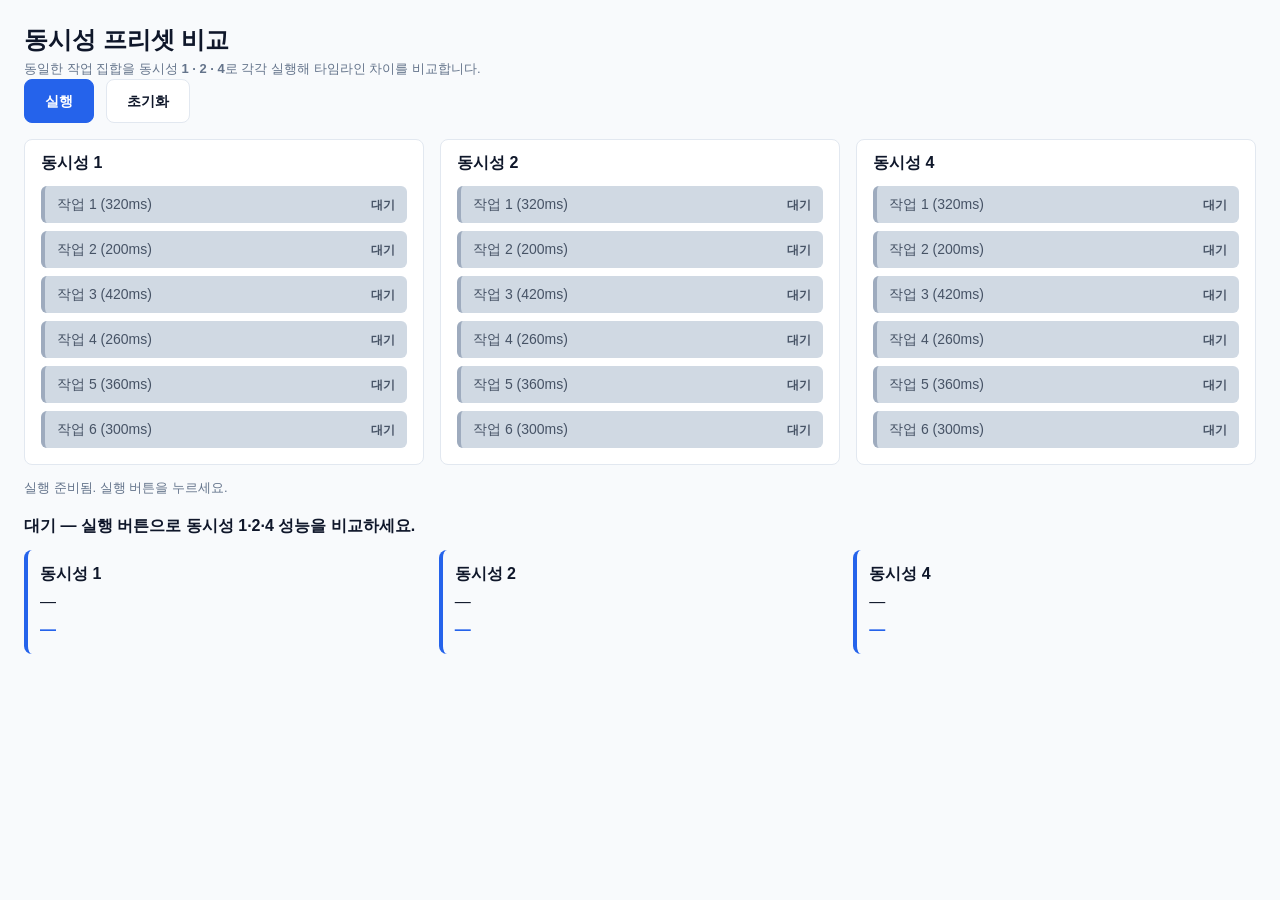
<file: demo/concurrency-presets/index.html>
<!doctype html>
<html lang="ko">
<head>
	<meta charset="utf-8">
	<meta name="viewport" content="width=device-width, initial-scale=1">
	<title>동시성 프리셋 비교 — p-limit 데모</title>

	<!--
		p-limit 코어(../../index.js)는 transitive로 `yocto-queue` bare specifier를
		import 한다. 브라우저 네이티브 ESM에서 이를 해소하기 위해 import map을 쓴다
		(빌드 도구 없이 <script type="module">로만 동작 — plan §2). 저장소 루트에서
		`npm install`을 한 번 실행해야 아래 경로가 존재한다(readme.md 참고).
	-->
	<script type="importmap">
	{
		"imports": {
			"yocto-queue": "../../node_modules/yocto-queue/index.js"
		}
	}
	</script>

	<link rel="stylesheet" href="styles.css">
	<link rel="stylesheet" href="summary.css">
</head>
<body>
	<main id="concurrency-presets-root" class="concurrency-presets" data-state="idle">
		<header class="concurrency-presets__header">
			<h1>동시성 프리셋 비교</h1>
			<p>동일한 작업 집합을 동시성 <strong>1 · 2 · 4</strong>로 각각 실행해 타임라인 차이를 비교합니다.</p>
			<div class="concurrency-presets__controls">
				<button id="preset-run" type="button" aria-label="프리셋 실행">실행</button>
				<button id="preset-reset" type="button">초기화</button>
			</div>
		</header>

		<div class="concurrency-presets__panel">
			<section class="concurrency-presets__preset" aria-labelledby="preset-1-title">
				<h2 id="preset-1-title">동시성 1</h2>
				<ul id="timeline-preset-1" class="concurrency-presets__timeline"></ul>
			</section>

			<section class="concurrency-presets__preset" aria-labelledby="preset-2-title">
				<h2 id="preset-2-title">동시성 2</h2>
				<ul id="timeline-preset-2" class="concurrency-presets__timeline"></ul>
			</section>

			<section class="concurrency-presets__preset" aria-labelledby="preset-4-title">
				<h2 id="preset-4-title">동시성 4</h2>
				<ul id="timeline-preset-4" class="concurrency-presets__timeline"></ul>
			</section>
		</div>

		<p class="concurrency-presets__status" role="status" aria-live="polite"></p>

		<!--
			성능 요약 UI (F68F701A7A-113) — 기존 실행/초기화/타임라인 계약 위에 additive 로
			얹는 요약 region. selector/ID/token 은 frozen ui-contract 를 그대로 따른다.
		-->
		<section id="perf-summary" class="perf-summary" aria-live="polite">
			<p id="perf-summary-status" class="perf-summary__status"></p>
			<div id="perf-summary-cards" class="perf-summary__cards">
				<article id="perf-card-c1" class="perf-card">
					<span class="perf-card__label">동시성 1</span>
					<span class="perf-card__time">—</span>
					<span class="perf-card__speedup">—</span>
				</article>
				<article id="perf-card-c2" class="perf-card">
					<span class="perf-card__label">동시성 2</span>
					<span class="perf-card__time">—</span>
					<span class="perf-card__speedup">—</span>
				</article>
				<article id="perf-card-c4" class="perf-card">
					<span class="perf-card__label">동시성 4</span>
					<span class="perf-card__time">—</span>
					<span class="perf-card__speedup">—</span>
				</article>
			</div>
		</section>
	</main>

	<script type="module" src="main.js"></script>
	<script type="module" src="summary.js"></script>
</body>
</html>
</file>
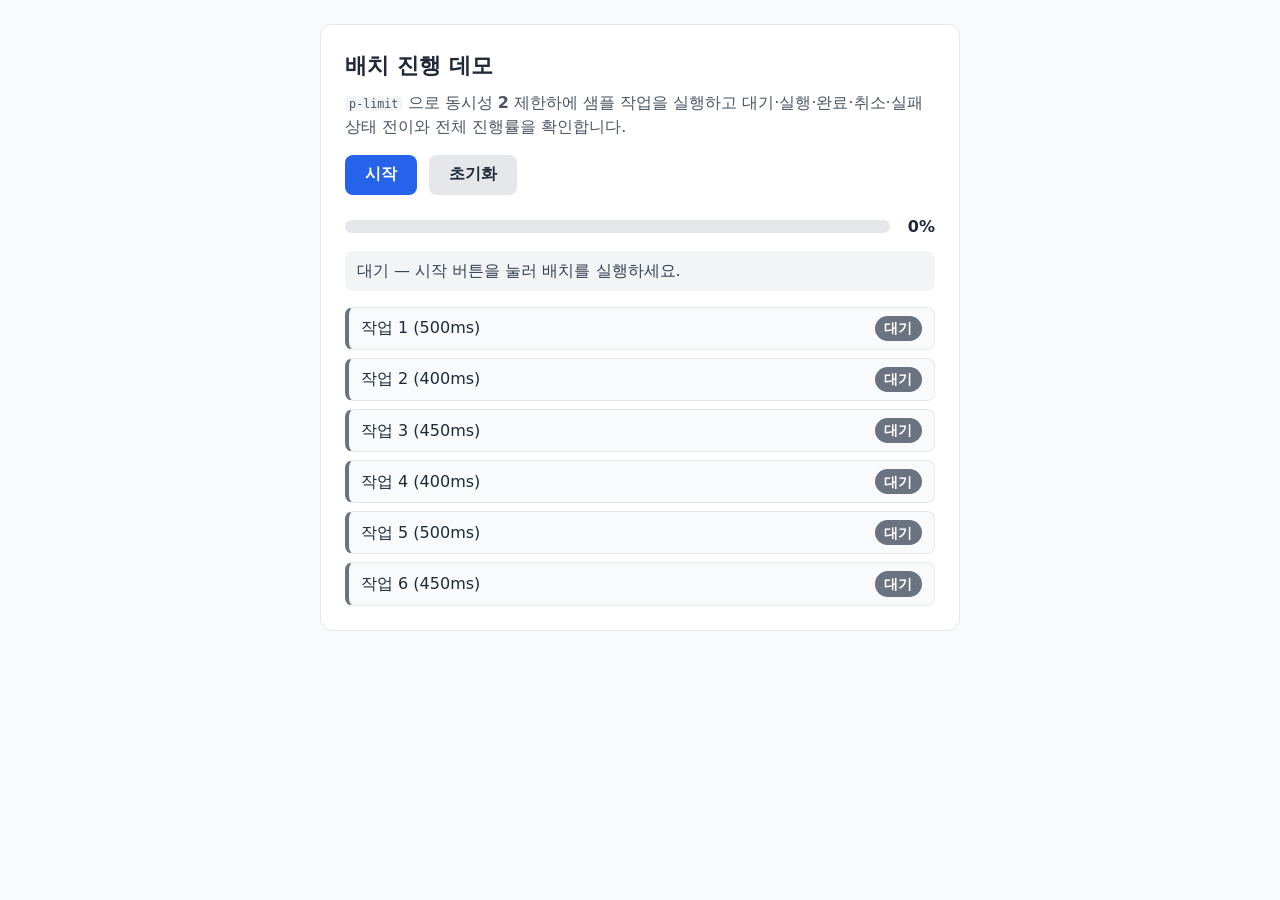
<file: demo/batch-progress.html>
<!doctype html>
<html lang="ko">
<head>
	<meta charset="utf-8">
	<meta name="viewport" content="width=device-width, initial-scale=1">
	<title>배치 진행 데모 — p-limit</title>

	<!--
		p-limit 코어(../index.js)는 transitive 로 `yocto-queue` bare specifier 를
		import 한다. 빌드 도구 없이 <script type="module"> 만으로 동작하도록 import map
		으로 이를 해소한다. 저장소 루트에서 `npm install` 을 한 번 실행해야 아래
		경로가 존재한다(readme.md 참고).
	-->
	<script type="importmap">
	{
		"imports": {
			"yocto-queue": "../node_modules/yocto-queue/index.js"
		}
	}
	</script>

	<link rel="stylesheet" href="batch-progress.css">
</head>
<body>
	<main id="batch-progress-root" class="batch-progress" data-state="idle">
		<header class="batch-progress__header">
			<h1>배치 진행 데모</h1>
			<p>
				<code>p-limit</code> 으로 동시성 <strong>2</strong> 제한하에 샘플 작업을 실행하고
				대기·실행·완료·취소·실패 상태 전이와 전체 진행률을 확인합니다.
			</p>
			<div class="batch-progress__controls">
				<button id="batch-progress-start" type="button" aria-label="배치 시작">시작</button>
				<button id="batch-progress-reset" type="button" aria-label="배치 초기화">초기화</button>
			</div>
		</header>

		<div class="batch-progress__progress">
			<div
				id="batch-progress-bar"
				class="batch-progress__bar"
				role="progressbar"
				aria-label="배치 진행률"
				aria-valuemin="0"
				aria-valuemax="100"
				aria-valuenow="0"
			>
				<span class="batch-progress__bar-fill"></span>
			</div>
			<span id="batch-progress-percent" class="batch-progress__percent">0%</span>
		</div>

		<p id="batch-progress-status" class="batch-progress__status" role="status" aria-live="polite">
			대기 — 시작 버튼을 눌러 배치를 실행하세요.
		</p>

		<ul id="batch-task-list" class="batch-progress__task-list"></ul>
	</main>

	<script type="module" src="batch-progress.js"></script>
</body>
</html>
</file>
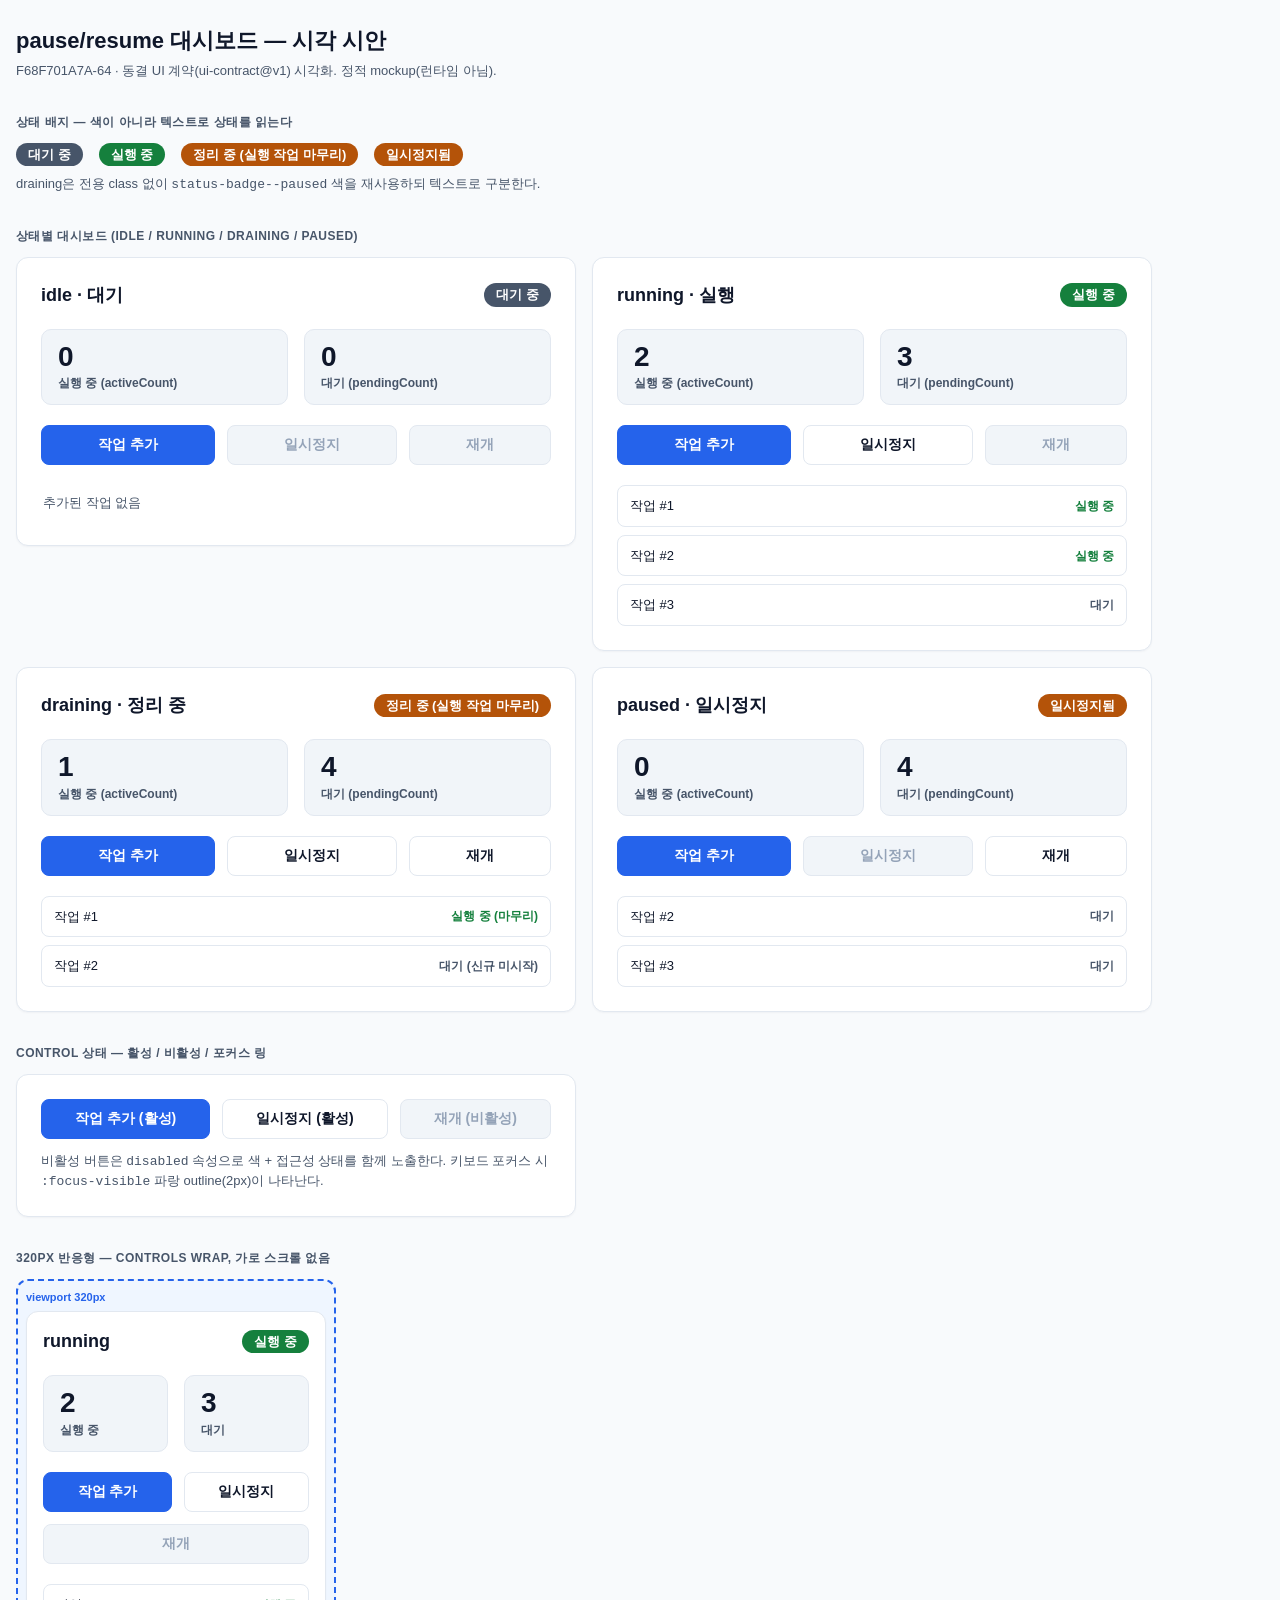
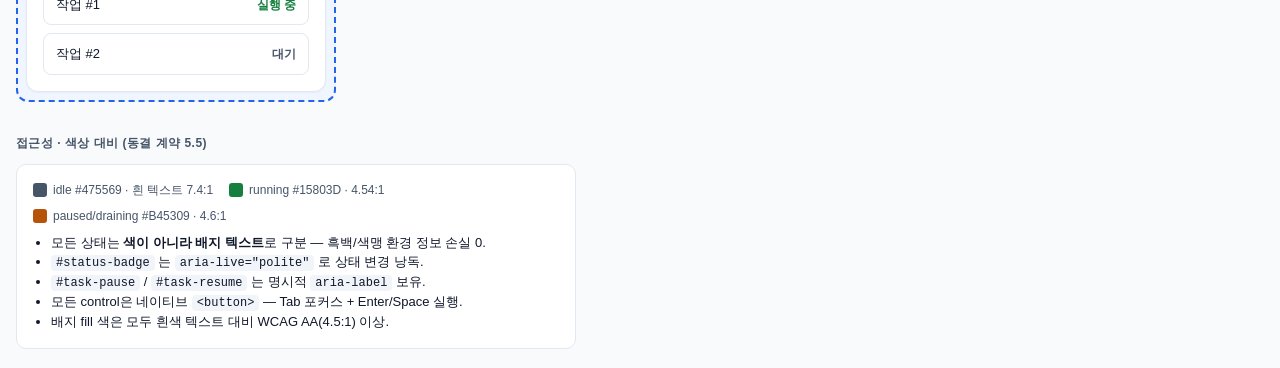
<file: docs/design/pause-resume-mockup.html>
<!DOCTYPE html>
<html lang="ko">
<head>
  <meta charset="UTF-8">
  <meta name="viewport" content="width=device-width, initial-scale=1.0">
  <title>pause/resume 대시보드 — 시각 시안 (F68F701A7A-64)</title>
  <style>
    :root {
      /* 동결 design token — developer가 demo/styles.css :root 에 그대로 선언 */
      --color-status-idle:    #475569;
      --color-status-running: #15803D;
      --color-status-paused:  #B45309;
      --space-control-gap:    12px;
      --font-size-counter:    28px;

      /* 보조 색 (비동결 — 시안 표현용, token 아님) */
      --bg:            #F8FAFC;
      --surface:       #FFFFFF;
      --text:          #0F172A;
      --muted:         #475569;
      --border:        #E2E8F0;
      --track:         #F1F5F9;
      --primary:       #2563EB;
      --primary-hover: #1D4ED8;
      --disabled:      #94A3B8;
    }

    * { box-sizing: border-box; }

    body {
      margin: 0;
      padding: 24px 16px;
      background: var(--bg);
      color: var(--text);
      font-family: -apple-system, BlinkMacSystemFont, "Segoe UI", Roboto,
                   "Noto Sans KR", "Malgun Gothic", sans-serif;
      line-height: 1.5;
    }

    .page-title { font-size: 22px; font-weight: 700; margin: 0 0 4px; }
    .page-note  { color: var(--muted); font-size: 13px; margin: 0 0 8px; }
    .section-label {
      font-size: 12px; font-weight: 700; letter-spacing: .04em;
      color: var(--muted); text-transform: uppercase;
      margin: 32px 0 12px;
    }
    .grid {
      display: flex; flex-wrap: wrap; gap: 16px; align-items: flex-start;
    }

    /* ── 대시보드 카드 (계약 selector 반영) ───────────────────── */
    .dashboard {
      background: var(--surface);
      border: 1px solid var(--border);
      border-radius: 12px;
      padding: 24px;
      width: 100%;
      max-width: 560px;
      box-shadow: 0 1px 2px rgba(15, 23, 42, .04);
      display: flex;
      flex-direction: column;
      gap: 20px;
    }

    .dashboard__header {
      display: flex; flex-wrap: wrap; gap: 8px;
      align-items: center; justify-content: space-between;
    }
    .dashboard__header h2 { margin: 0; font-size: 18px; font-weight: 700; }

    /* 상태 배지 (aria-live) — 텍스트로 상태 표기, 색은 보조 */
    .status-badge {
      display: inline-flex; align-items: center;
      border-radius: 999px;
      padding: 4px 12px;
      color: #FFFFFF;
      font-size: 13px; font-weight: 700; line-height: 1.2;
      white-space: nowrap;
    }
    .status-badge--idle    { background: var(--color-status-idle); }
    .status-badge--running { background: var(--color-status-running); }
    .status-badge--paused  { background: var(--color-status-paused); }

    /* 카운터 */
    .dashboard__counter {
      display: flex; flex-wrap: wrap; gap: 16px;
    }
    .dashboard__counter > div {
      flex: 1 1 120px;
      background: var(--track);
      border: 1px solid var(--border);
      border-radius: 10px;
      padding: 12px 16px;
      display: flex; flex-direction: column; gap: 2px;
    }
    .dashboard__counter .num {
      font-size: var(--font-size-counter); font-weight: 700; line-height: 1.1;
    }
    .dashboard__counter .cap { font-size: 12px; font-weight: 600; color: var(--muted); }

    /* control 묶음 */
    .dashboard__controls {
      display: flex; flex-wrap: wrap; gap: var(--space-control-gap);
    }
    .dashboard__controls button {
      flex: 1 1 auto;
      font-size: 14px; font-weight: 600;
      padding: 10px 16px;
      border-radius: 8px;
      cursor: pointer;
      border: 1px solid var(--border);
      background: var(--surface);
      color: var(--text);
    }
    .dashboard__controls button:focus-visible {
      outline: 2px solid var(--primary); outline-offset: 2px;
    }
    /* 주요 버튼 (작업 추가) */
    .dashboard__controls button.primary {
      background: var(--primary); border-color: var(--primary); color: #FFFFFF;
    }
    .dashboard__controls button.primary:hover { background: var(--primary-hover); }
    /* 비활성 */
    .dashboard__controls button:disabled {
      background: var(--track); color: var(--disabled);
      border-color: var(--border); cursor: not-allowed;
    }

    /* task 목록 */
    .task-list { list-style: none; margin: 0; padding: 0; display: flex; flex-direction: column; gap: 8px; }
    .task-item {
      display: flex; justify-content: space-between; align-items: center;
      border: 1px solid var(--border); border-radius: 8px;
      padding: 10px 12px; font-size: 13px; font-weight: 500;
    }
    .task-item .state { font-size: 12px; font-weight: 600; color: var(--muted); }
    .task-item.is-running .state { color: var(--color-status-running); }
    .task-item.is-failed  .state { color: #DC2626; }
    .task-empty { color: var(--muted); font-size: 13px; padding: 8px 2px; }

    /* 반응형 프레임 (320px 시뮬레이션) */
    .frame-320 {
      width: 320px; border: 2px dashed var(--primary);
      border-radius: 12px; padding: 8px; background: #EFF6FF;
    }
    .frame-320 .frame-cap { font-size: 11px; font-weight: 700; color: var(--primary); margin: 0 0 6px; }
    .frame-320 .dashboard { max-width: 100%; padding: 16px; }

    .legend {
      font-size: 12px; color: var(--muted);
      display: flex; flex-wrap: wrap; gap: 8px 16px;
    }
    .legend .row { display: flex; align-items: center; gap: 6px; }
    .legend .sw { width: 14px; height: 14px; border-radius: 3px; }

    .note-card {
      background: var(--surface); border: 1px solid var(--border);
      border-radius: 10px; padding: 16px; max-width: 560px; font-size: 13px;
    }
    .note-card ul { margin: 8px 0 0; padding-left: 18px; }
    .note-card code { background: var(--track); padding: 1px 5px; border-radius: 4px; font-size: 12px; }
  </style>
</head>
<body>
  <h1 class="page-title">pause/resume 대시보드 — 시각 시안</h1>
  <p class="page-note">F68F701A7A-64 · 동결 UI 계약(ui-contract@v1) 시각화. 정적 mockup(런타임 아님).</p>

  <!-- ── 4개 상태 배지 ─────────────────────────────────────── -->
  <p class="section-label">상태 배지 — 색이 아니라 텍스트로 상태를 읽는다</p>
  <div class="grid">
    <span class="status-badge status-badge--idle">대기 중</span>
    <span class="status-badge status-badge--running">실행 중</span>
    <span class="status-badge status-badge--paused">정리 중 (실행 작업 마무리)</span>
    <span class="status-badge status-badge--paused">일시정지됨</span>
  </div>
  <p class="page-note" style="margin-top:8px">
    draining은 전용 class 없이 <code>status-badge--paused</code> 색을 재사용하되 텍스트로 구분한다.
  </p>

  <!-- ── 상태별 대시보드 전체 시안 ─────────────────────────── -->
  <p class="section-label">상태별 대시보드 (idle / running / draining / paused)</p>
  <div class="grid">

    <!-- idle -->
    <div id="dashboard-root" class="dashboard">
      <div class="dashboard__header">
        <h2>idle · 대기</h2>
        <span id="status-badge" class="status-badge status-badge--idle" aria-live="polite">대기 중</span>
      </div>
      <div class="dashboard__counter">
        <div><span id="active-count" class="num">0</span><span class="cap">실행 중 (activeCount)</span></div>
        <div><span id="pending-count" class="num">0</span><span class="cap">대기 (pendingCount)</span></div>
      </div>
      <div class="dashboard__controls">
        <button id="task-add" class="primary" type="button">작업 추가</button>
        <button id="task-pause" type="button" aria-label="실행 일시정지" disabled>일시정지</button>
        <button id="task-resume" type="button" aria-label="실행 재개" disabled>재개</button>
      </div>
      <ul id="task-list" class="task-list">
        <li class="task-empty">추가된 작업 없음</li>
      </ul>
    </div>

    <!-- running -->
    <div class="dashboard">
      <div class="dashboard__header">
        <h2>running · 실행</h2>
        <span class="status-badge status-badge--running" aria-live="polite">실행 중</span>
      </div>
      <div class="dashboard__counter">
        <div><span class="num">2</span><span class="cap">실행 중 (activeCount)</span></div>
        <div><span class="num">3</span><span class="cap">대기 (pendingCount)</span></div>
      </div>
      <div class="dashboard__controls">
        <button class="primary" type="button">작업 추가</button>
        <button type="button" aria-label="실행 일시정지">일시정지</button>
        <button type="button" aria-label="실행 재개" disabled>재개</button>
      </div>
      <ul class="task-list">
        <li class="task-item is-running"><span>작업 #1</span><span class="state">실행 중</span></li>
        <li class="task-item is-running"><span>작업 #2</span><span class="state">실행 중</span></li>
        <li class="task-item"><span>작업 #3</span><span class="state">대기</span></li>
      </ul>
    </div>

    <!-- draining -->
    <div class="dashboard">
      <div class="dashboard__header">
        <h2>draining · 정리 중</h2>
        <span class="status-badge status-badge--paused" aria-live="polite">정리 중 (실행 작업 마무리)</span>
      </div>
      <div class="dashboard__counter">
        <div><span class="num">1</span><span class="cap">실행 중 (activeCount)</span></div>
        <div><span class="num">4</span><span class="cap">대기 (pendingCount)</span></div>
      </div>
      <div class="dashboard__controls">
        <button class="primary" type="button">작업 추가</button>
        <button type="button" aria-label="실행 일시정지">일시정지</button>
        <button type="button" aria-label="실행 재개">재개</button>
      </div>
      <ul class="task-list">
        <li class="task-item is-running"><span>작업 #1</span><span class="state">실행 중 (마무리)</span></li>
        <li class="task-item"><span>작업 #2</span><span class="state">대기 (신규 미시작)</span></li>
      </ul>
    </div>

    <!-- paused -->
    <div class="dashboard">
      <div class="dashboard__header">
        <h2>paused · 일시정지</h2>
        <span class="status-badge status-badge--paused" aria-live="polite">일시정지됨</span>
      </div>
      <div class="dashboard__counter">
        <div><span class="num">0</span><span class="cap">실행 중 (activeCount)</span></div>
        <div><span class="num">4</span><span class="cap">대기 (pendingCount)</span></div>
      </div>
      <div class="dashboard__controls">
        <button class="primary" type="button">작업 추가</button>
        <button type="button" aria-label="실행 일시정지" disabled>일시정지</button>
        <button type="button" aria-label="실행 재개">재개</button>
      </div>
      <ul class="task-list">
        <li class="task-item"><span>작업 #2</span><span class="state">대기</span></li>
        <li class="task-item"><span>작업 #3</span><span class="state">대기</span></li>
      </ul>
    </div>

  </div>

  <!-- ── control 상태(활성/비활성/포커스) ──────────────────── -->
  <p class="section-label">control 상태 — 활성 / 비활성 / 포커스 링</p>
  <div class="dashboard" style="gap:12px">
    <div class="dashboard__controls">
      <button class="primary" type="button">작업 추가 (활성)</button>
      <button type="button" aria-label="실행 일시정지">일시정지 (활성)</button>
      <button type="button" aria-label="실행 재개" disabled>재개 (비활성)</button>
    </div>
    <p class="page-note" style="margin:0">
      비활성 버튼은 <code>disabled</code> 속성으로 색 + 접근성 상태를 함께 노출한다.
      키보드 포커스 시 <code>:focus-visible</code> 파랑 outline(2px)이 나타난다.
    </p>
  </div>

  <!-- ── 320px 반응형 ──────────────────────────────────────── -->
  <p class="section-label">320px 반응형 — controls wrap, 가로 스크롤 없음</p>
  <div class="frame-320">
    <p class="frame-cap">viewport 320px</p>
    <div class="dashboard">
      <div class="dashboard__header">
        <h2>running</h2>
        <span class="status-badge status-badge--running" aria-live="polite">실행 중</span>
      </div>
      <div class="dashboard__counter">
        <div><span class="num">2</span><span class="cap">실행 중</span></div>
        <div><span class="num">3</span><span class="cap">대기</span></div>
      </div>
      <div class="dashboard__controls">
        <button class="primary" type="button">작업 추가</button>
        <button type="button" aria-label="실행 일시정지">일시정지</button>
        <button type="button" aria-label="실행 재개" disabled>재개</button>
      </div>
      <ul class="task-list">
        <li class="task-item is-running"><span>작업 #1</span><span class="state">실행 중</span></li>
        <li class="task-item"><span>작업 #2</span><span class="state">대기</span></li>
      </ul>
    </div>
  </div>

  <!-- ── 접근성 요약 ───────────────────────────────────────── -->
  <p class="section-label">접근성 · 색상 대비 (동결 계약 5.5)</p>
  <div class="note-card">
    <div class="legend">
      <span class="row"><span class="sw" style="background:var(--color-status-idle)"></span> idle #475569 · 흰 텍스트 7.4:1</span>
      <span class="row"><span class="sw" style="background:var(--color-status-running)"></span> running #15803D · 4.54:1</span>
      <span class="row"><span class="sw" style="background:var(--color-status-paused)"></span> paused/draining #B45309 · 4.6:1</span>
    </div>
    <ul>
      <li>모든 상태는 <strong>색이 아니라 배지 텍스트</strong>로 구분 — 흑백/색맹 환경 정보 손실 0.</li>
      <li><code>#status-badge</code> 는 <code>aria-live="polite"</code> 로 상태 변경 낭독.</li>
      <li><code>#task-pause</code> / <code>#task-resume</code> 는 명시적 <code>aria-label</code> 보유.</li>
      <li>모든 control은 네이티브 <code>&lt;button&gt;</code> — Tab 포커스 + Enter/Space 실행.</li>
      <li>배지 fill 색은 모두 흰색 텍스트 대비 WCAG AA(4.5:1) 이상.</li>
    </ul>
  </div>
</body>
</html>
</file>
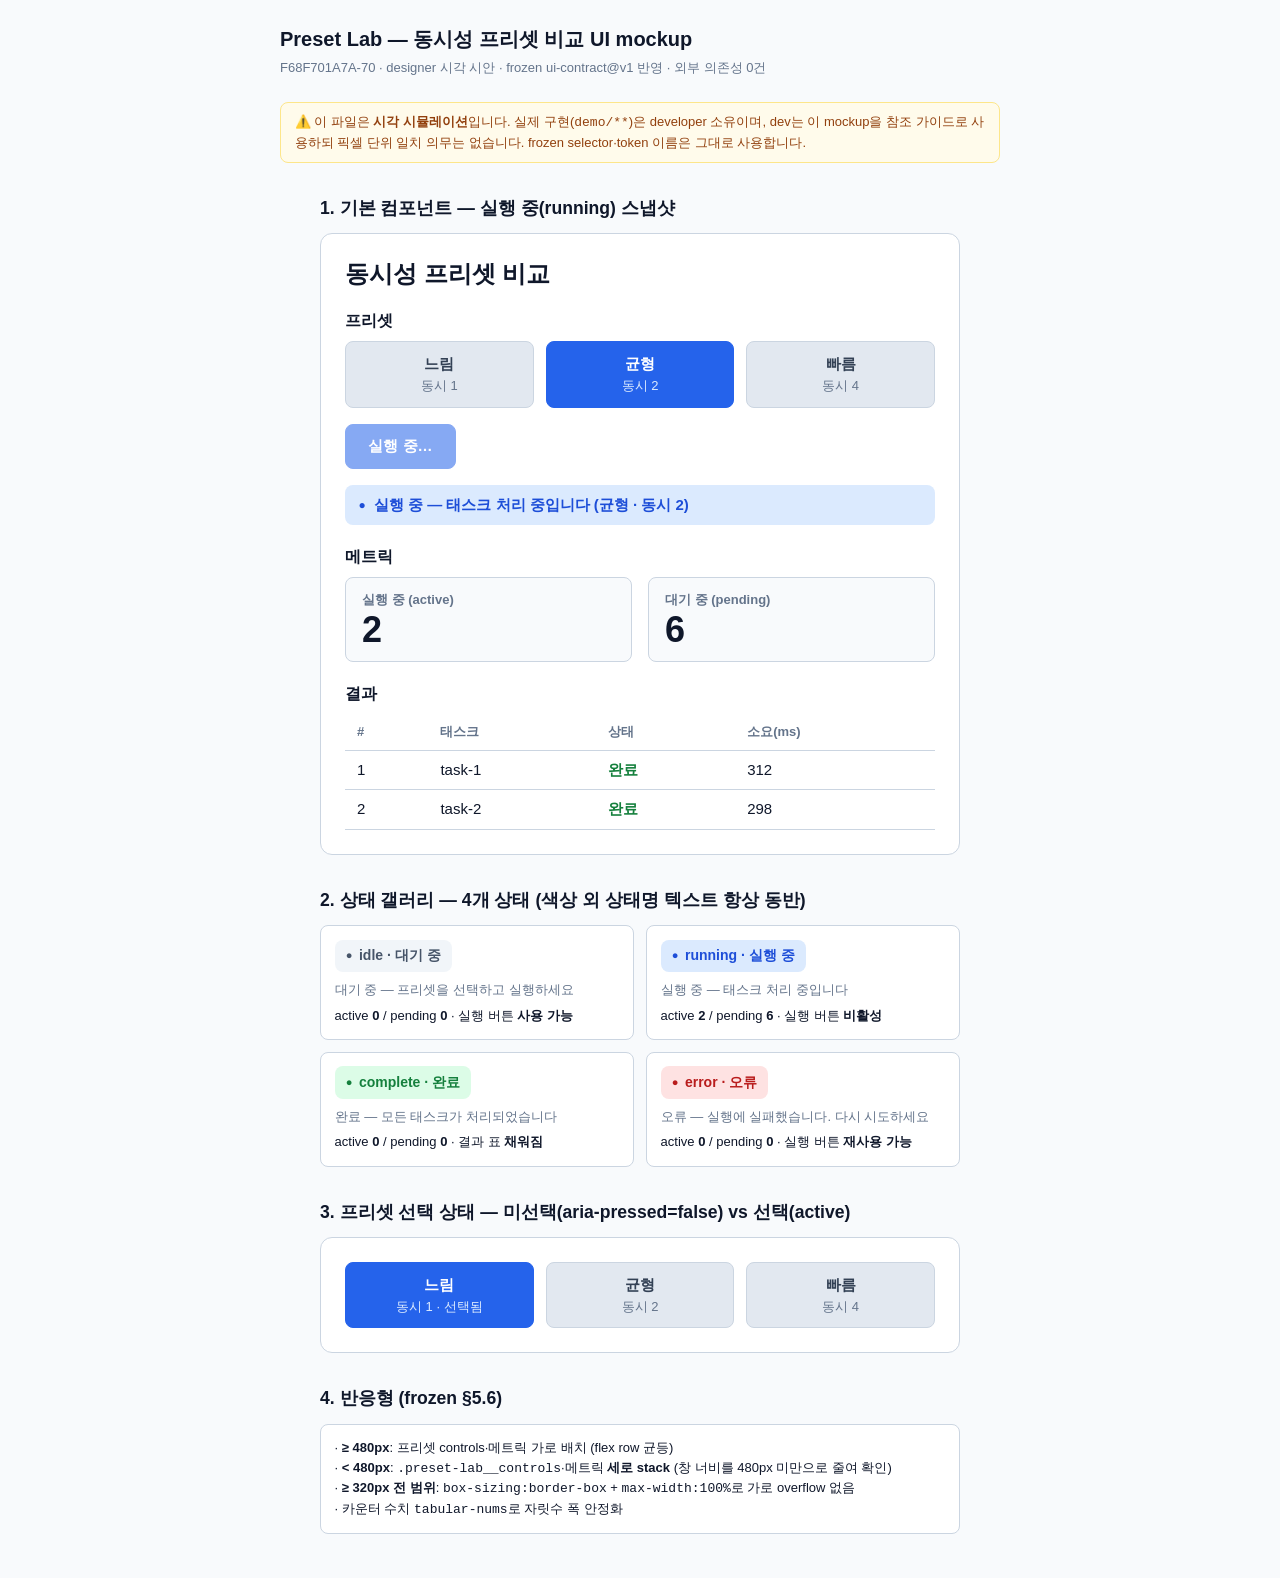
<file: docs/design/preset-lab-mockup.html>
<!DOCTYPE html>
<html lang="ko">
<head>
  <meta charset="UTF-8">
  <meta name="viewport" content="width=device-width, initial-scale=1.0">
  <title>Preset Lab — 동시성 프리셋 비교 UI mockup (F68F701A7A-70)</title>
  <style>
    /* ===== frozen design token (이름 고정, 값은 designer 정의) ===== */
    .preset-lab {
      --color-preset-active: #2563eb;
      --color-preset-idle:   #e2e8f0;
      --color-metric-value:  #0f172a;
      --space-preset-gap:    0.75rem;
      --font-metric-size:    2.25rem;
    }
    /* ===== 보조 팔레트 (frozen 밖 — mockup 표현용) ===== */
    :root {
      --bg:        #f8fafc;
      --surface:   #ffffff;
      --border:    #cbd5e1;
      --text:      #0f172a;
      --muted:     #64748b;
      --idle-text: #334155;
      --st-idle-fg:#475569; --st-idle-bg:#f1f5f9;
      --st-run-fg: #1d4ed8; --st-run-bg: #dbeafe;
      --st-done-fg:#15803d; --st-done-bg:#dcfce7;
      --st-err-fg: #b91c1c; --st-err-bg: #fee2e2;
    }
    * { box-sizing: border-box; }
    body {
      margin: 0;
      background: var(--bg);
      color: var(--text);
      font-family: -apple-system, BlinkMacSystemFont, "Segoe UI", Roboto,
                   "Helvetica Neue", Arial, "Noto Sans KR", sans-serif;
      font-size: 15px;
      line-height: 1.5;
      padding: 1.5rem 1rem;
    }
    .page { max-width: 720px; margin: 0 auto; }
    .page__title { font-size: 1.25rem; font-weight: 700; margin: 0 0 0.25rem; }
    .page__sub { color: var(--muted); font-size: 0.8125rem; margin: 0 0 1.5rem; }
    .doc-note {
      background: #fffbeb; border: 1px solid #fde68a; color: #92400e;
      border-radius: 8px; padding: 0.6rem 0.85rem; font-size: 0.8125rem;
      margin: 0 0 1.5rem;
    }

    /* ===== Preset Lab 컴포넌트 (frozen ID/class) ===== */
    .preset-lab {
      background: var(--surface);
      border: 1px solid var(--border);
      border-radius: 12px;
      padding: 1.5rem;
      max-width: 640px;
      margin: 0 auto 1.5rem;
    }
    .preset-lab__title { font-size: 1.5rem; font-weight: 700; line-height: 1.3; margin: 0 0 1.25rem; }
    .preset-lab__section-label { font-size: 1rem; font-weight: 600; margin: 1.25rem 0 0.5rem; }
    .preset-lab__section-label:first-of-type { margin-top: 0; }

    /* 프리셋 controls */
    .preset-lab__controls {
      display: flex;
      gap: var(--space-preset-gap);
    }
    .preset-lab__preset {
      flex: 1;
      font: inherit;
      font-weight: 500;
      cursor: pointer;
      background: var(--color-preset-idle);
      color: var(--idle-text);
      border: 1px solid var(--border);
      border-radius: 8px;
      padding: 0.7rem 0.75rem;
      text-align: center;
      min-width: 0;
    }
    .preset-lab__preset .preset-lab__preset-name { display: block; font-weight: 600; }
    .preset-lab__preset .preset-lab__preset-val  { display: block; font-size: 0.8125rem; color: var(--muted); }
    .preset-lab__preset--active {
      background: var(--color-preset-active);
      color: #ffffff;
      border-color: var(--color-preset-active);
    }
    .preset-lab__preset--active .preset-lab__preset-val { color: #dbeafe; }
    .preset-lab__preset:focus-visible,
    .preset-lab__run:focus-visible { outline: 2px solid #2563eb; outline-offset: 2px; }

    /* 실행 버튼 */
    .preset-lab__run {
      display: inline-block;
      margin-top: 1rem;
      font: inherit;
      font-weight: 600;
      cursor: pointer;
      background: var(--color-preset-active);
      color: #ffffff;
      border: 1px solid var(--color-preset-active);
      border-radius: 8px;
      padding: 0.65rem 1.4rem;
    }
    .preset-lab__run[disabled] { opacity: 0.55; cursor: not-allowed; }

    /* 상태 메시지 배지 */
    #status-message {
      display: flex; align-items: center; gap: 0.5rem;
      margin: 1rem 0 0;
      padding: 0.55rem 0.85rem;
      border-radius: 8px;
      font-size: 0.9375rem; font-weight: 600;
    }
    #status-message::before { content: "●"; font-size: 0.75rem; }
    .preset-lab__status--idle     { background: var(--st-idle-bg); color: var(--st-idle-fg); }
    .preset-lab__status--running  { background: var(--st-run-bg);  color: var(--st-run-fg); }
    .preset-lab__status--complete { background: var(--st-done-bg); color: var(--st-done-fg); }
    .preset-lab__status--error    { background: var(--st-err-bg);  color: var(--st-err-fg); }

    /* 메트릭 */
    .preset-lab__metrics { display: flex; gap: 1rem; }
    .preset-lab__metric {
      flex: 1;
      background: var(--bg);
      border: 1px solid var(--border);
      border-radius: 8px;
      padding: 0.75rem 1rem;
      min-width: 0;
    }
    .preset-lab__metric-label { display: block; font-size: 0.8125rem; font-weight: 600; color: var(--muted); }
    .preset-lab__metric-value {
      display: block;
      font-size: var(--font-metric-size);
      font-weight: 700;
      line-height: 1.1;
      color: var(--color-metric-value);
      font-variant-numeric: tabular-nums;
    }

    /* 결과 표 */
    .preset-lab__result { width: 100%; border-collapse: collapse; font-size: 0.9375rem; }
    .preset-lab__result th, .preset-lab__result td {
      text-align: left; padding: 0.5rem 0.75rem; border-bottom: 1px solid var(--border);
    }
    .preset-lab__result th { font-size: 0.8125rem; color: var(--muted); font-weight: 600; }
    .preset-lab__result td { font-variant-numeric: tabular-nums; }
    .tag-done { color: var(--st-done-fg); font-weight: 600; }

    /* ===== 상태 갤러리 (정적 시연 — frozen ID 미중복을 위해 class 기반) ===== */
    .gallery { max-width: 640px; margin: 0 auto 1.5rem; }
    .gallery__grid { display: grid; grid-template-columns: repeat(2, 1fr); gap: 0.75rem; }
    .state-card { border: 1px solid var(--border); border-radius: 8px; padding: 0.85rem; background: var(--surface); }
    .state-card__badge {
      display: inline-flex; align-items: center; gap: 0.4rem;
      padding: 0.35rem 0.7rem; border-radius: 8px; font-weight: 600; font-size: 0.875rem;
    }
    .state-card__badge::before { content: "●"; font-size: 0.7rem; }
    .state-card__desc { font-size: 0.8125rem; color: var(--muted); margin: 0.5rem 0 0; }
    .state-card__meta { font-size: 0.8125rem; margin: 0.4rem 0 0; }

    .section-heading { max-width: 640px; margin: 2rem auto 0.75rem; font-size: 1.1rem; font-weight: 700; }

    /* ===== 반응형 (frozen §5.6) ===== */
    @media (max-width: 480px) {
      .preset-lab__controls { flex-direction: column; }   /* 세로 stack */
      .preset-lab__preset   { width: 100%; }
      .preset-lab__metrics  { flex-direction: column; }
      .gallery__grid        { grid-template-columns: 1fr; }
      .preset-lab { padding: 1rem; }
    }
  </style>
</head>
<body>
  <div class="page">
    <h1 class="page__title">Preset Lab — 동시성 프리셋 비교 UI mockup</h1>
    <p class="page__sub">F68F701A7A-70 · designer 시각 시안 · frozen ui-contract@v1 반영 · 외부 의존성 0건</p>
    <p class="doc-note">
      ⚠️ 이 파일은 <strong>시각 시뮬레이션</strong>입니다. 실제 구현(<code>demo/**</code>)은 developer 소유이며,
      dev는 이 mockup을 참조 가이드로 사용하되 픽셀 단위 일치 의무는 없습니다. frozen selector·token 이름은 그대로 사용합니다.
    </p>

    <!-- ===== 1. 기본 컴포넌트 (running 스냅샷, frozen ID/class) ===== -->
    <p class="section-heading">1. 기본 컴포넌트 — 실행 중(running) 스냅샷</p>
    <section id="preset-lab" class="preset-lab" aria-labelledby="preset-lab-title">
      <h2 id="preset-lab-title" class="preset-lab__title">동시성 프리셋 비교</h2>

      <p class="preset-lab__section-label">프리셋</p>
      <div class="preset-lab__controls" role="group" aria-label="프리셋 선택">
        <button type="button" id="preset-slow" class="preset-lab__preset" aria-pressed="false">
          <span class="preset-lab__preset-name">느림</span>
          <span class="preset-lab__preset-val">동시 1</span>
        </button>
        <button type="button" id="preset-balanced" class="preset-lab__preset preset-lab__preset--active" aria-pressed="true">
          <span class="preset-lab__preset-name">균형</span>
          <span class="preset-lab__preset-val">동시 2</span>
        </button>
        <button type="button" id="preset-fast" class="preset-lab__preset" aria-pressed="false">
          <span class="preset-lab__preset-name">빠름</span>
          <span class="preset-lab__preset-val">동시 4</span>
        </button>
      </div>

      <button type="button" id="preset-run" class="preset-lab__run"
              aria-label="선택한 프리셋으로 동시성 비교 실행" disabled>실행 중…</button>

      <p id="status-message" class="preset-lab__status--running" aria-live="polite">
        실행 중 — 태스크 처리 중입니다 (균형 · 동시 2)
      </p>

      <p class="preset-lab__section-label">메트릭</p>
      <div class="preset-lab__metrics">
        <div class="preset-lab__metric">
          <span class="preset-lab__metric-label">실행 중 (active)</span>
          <span id="active-count" class="preset-lab__metric-value" aria-live="polite">2</span>
        </div>
        <div class="preset-lab__metric">
          <span class="preset-lab__metric-label">대기 중 (pending)</span>
          <span id="pending-count" class="preset-lab__metric-value" aria-live="polite">6</span>
        </div>
      </div>

      <p class="preset-lab__section-label">결과</p>
      <table id="result-table" class="preset-lab__result">
        <thead>
          <tr><th scope="col">#</th><th scope="col">태스크</th><th scope="col">상태</th><th scope="col">소요(ms)</th></tr>
        </thead>
        <tbody>
          <tr><td>1</td><td>task-1</td><td class="tag-done">완료</td><td>312</td></tr>
          <tr><td>2</td><td>task-2</td><td class="tag-done">완료</td><td>298</td></tr>
        </tbody>
      </table>
    </section>

    <!-- ===== 2. 상태 갤러리 (idle/running/complete/error — 색상 외 텍스트 동반) ===== -->
    <p class="section-heading">2. 상태 갤러리 — 4개 상태 (색상 외 상태명 텍스트 항상 동반)</p>
    <div class="gallery">
      <div class="gallery__grid">
        <div class="state-card">
          <span class="state-card__badge preset-lab__status--idle">idle · 대기 중</span>
          <p class="state-card__desc">대기 중 — 프리셋을 선택하고 실행하세요</p>
          <p class="state-card__meta">active <strong>0</strong> / pending <strong>0</strong> · 실행 버튼 <strong>사용 가능</strong></p>
        </div>
        <div class="state-card">
          <span class="state-card__badge preset-lab__status--running">running · 실행 중</span>
          <p class="state-card__desc">실행 중 — 태스크 처리 중입니다</p>
          <p class="state-card__meta">active <strong>2</strong> / pending <strong>6</strong> · 실행 버튼 <strong>비활성</strong></p>
        </div>
        <div class="state-card">
          <span class="state-card__badge preset-lab__status--complete">complete · 완료</span>
          <p class="state-card__desc">완료 — 모든 태스크가 처리되었습니다</p>
          <p class="state-card__meta">active <strong>0</strong> / pending <strong>0</strong> · 결과 표 <strong>채워짐</strong></p>
        </div>
        <div class="state-card">
          <span class="state-card__badge preset-lab__status--error">error · 오류</span>
          <p class="state-card__desc">오류 — 실행에 실패했습니다. 다시 시도하세요</p>
          <p class="state-card__meta">active <strong>0</strong> / pending <strong>0</strong> · 실행 버튼 <strong>재사용 가능</strong></p>
        </div>
      </div>
    </div>

    <!-- ===== 3. 프리셋 선택 상태 시연 (idle vs active) ===== -->
    <p class="section-heading">3. 프리셋 선택 상태 — 미선택(aria-pressed=false) vs 선택(active)</p>
    <div class="gallery">
      <div class="preset-lab" style="max-width:none;margin:0;">
        <div class="preset-lab__controls" role="group" aria-label="프리셋 선택 상태 예시">
          <button type="button" class="preset-lab__preset preset-lab__preset--active" aria-pressed="true">
            <span class="preset-lab__preset-name">느림</span><span class="preset-lab__preset-val">동시 1 · 선택됨</span>
          </button>
          <button type="button" class="preset-lab__preset" aria-pressed="false">
            <span class="preset-lab__preset-name">균형</span><span class="preset-lab__preset-val">동시 2</span>
          </button>
          <button type="button" class="preset-lab__preset" aria-pressed="false">
            <span class="preset-lab__preset-name">빠름</span><span class="preset-lab__preset-val">동시 4</span>
          </button>
        </div>
      </div>
    </div>

    <!-- ===== 4. 반응형 노트 ===== -->
    <p class="section-heading">4. 반응형 (frozen §5.6)</p>
    <div class="gallery">
      <div class="state-card" style="max-width:none;">
        <p class="state-card__meta" style="margin-top:0;">
          · <strong>≥ 480px</strong>: 프리셋 controls·메트릭 가로 배치 (flex row 균등)<br>
          · <strong>&lt; 480px</strong>: <code>.preset-lab__controls</code>·메트릭 <strong>세로 stack</strong> (창 너비를 480px 미만으로 줄여 확인)<br>
          · <strong>≥ 320px 전 범위</strong>: <code>box-sizing:border-box</code> + <code>max-width:100%</code>로 가로 overflow 없음<br>
          · 카운터 수치 <code>tabular-nums</code>로 자릿수 폭 안정화
        </p>
      </div>
    </div>
  </div>
</body>
</html>
</file>
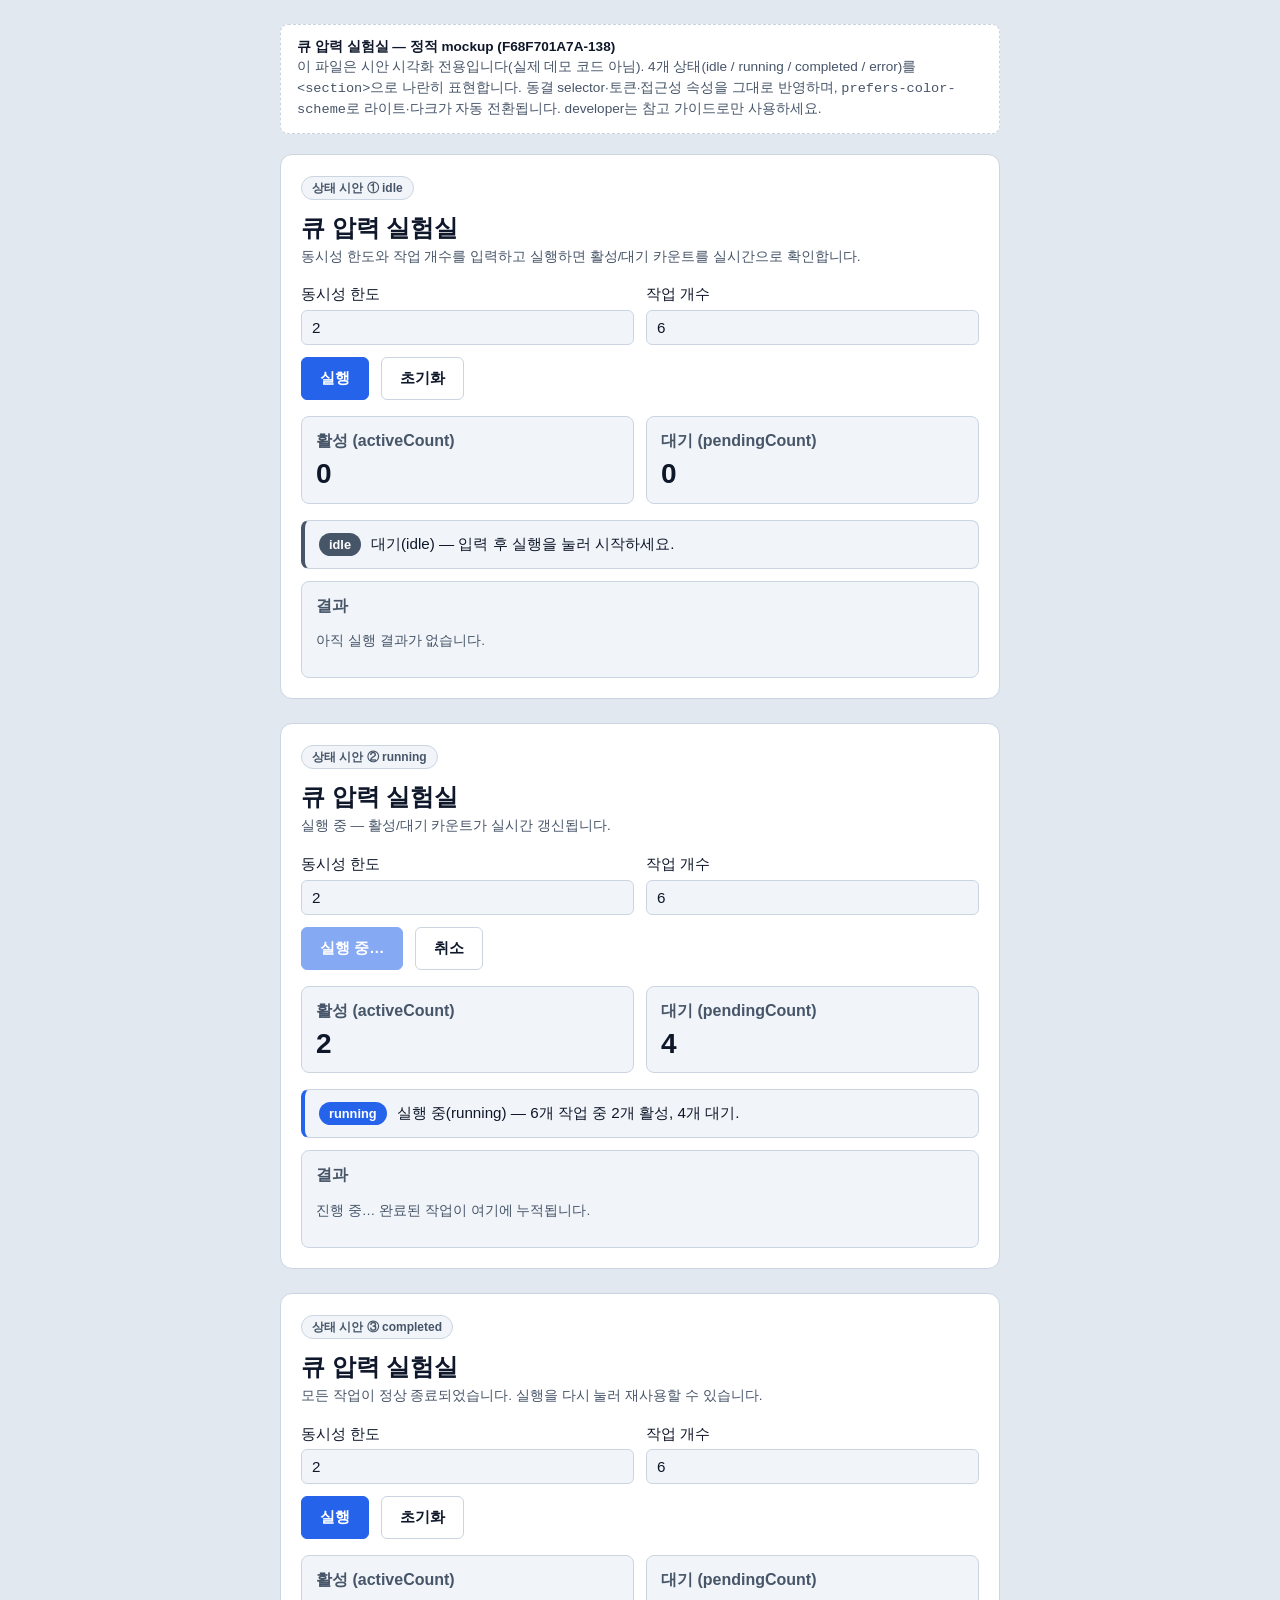
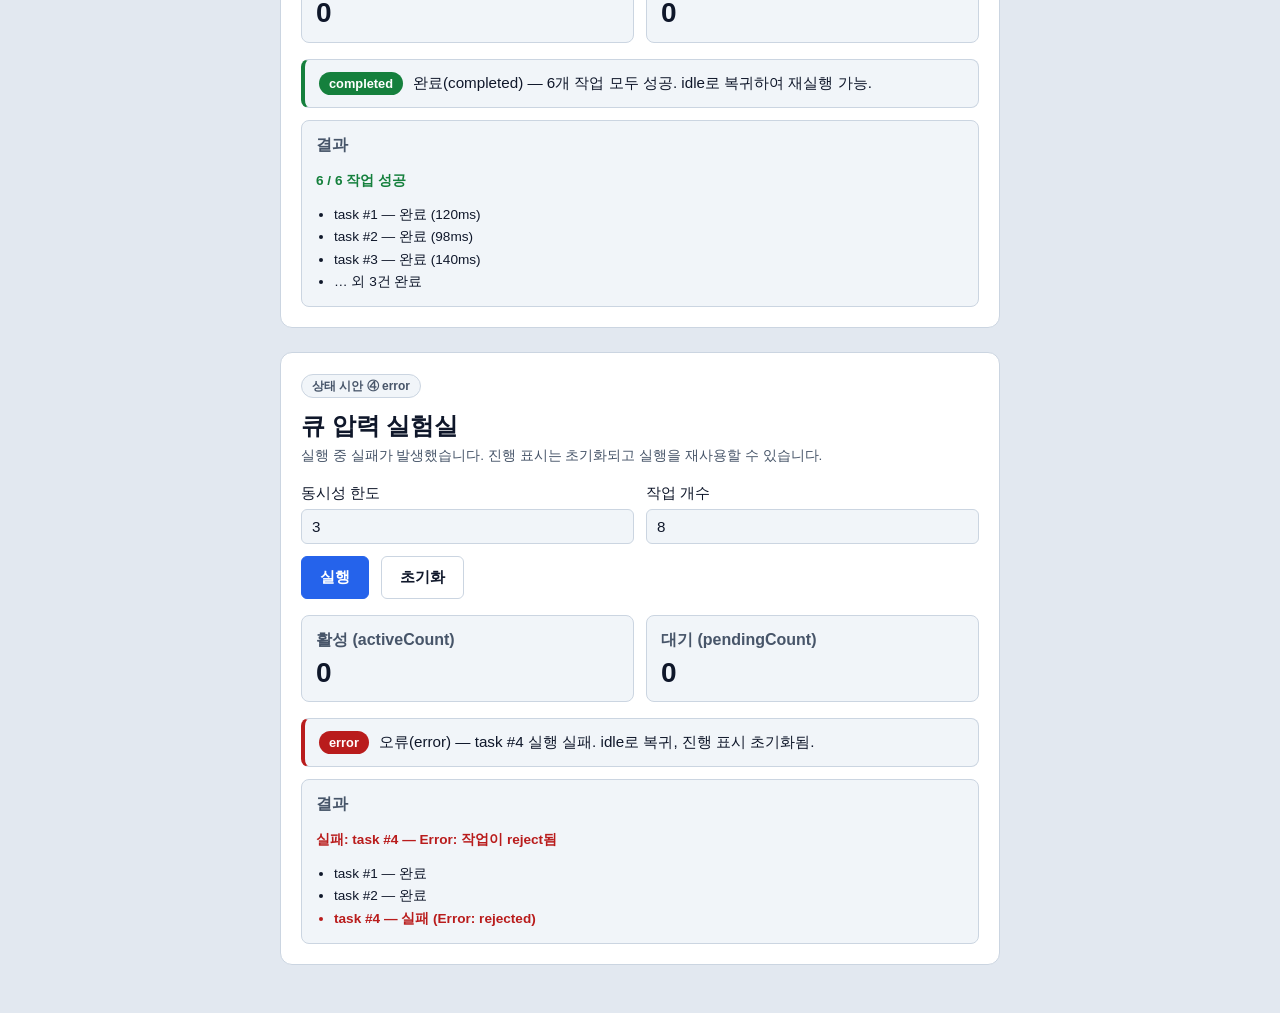
<file: docs/design/queue-pressure-lab-mockup.html>
<!DOCTYPE html>
<html lang="ko">
<head>
  <meta charset="UTF-8">
  <meta name="viewport" content="width=device-width, initial-scale=1.0">
  <title>큐 압력 실험실 mockup — F68F701A7A-138</title>
  <style>
    /* ===== 동결 토큰 (frozen — 재정의 금지, 정확히 이 값) ===== */
    :root {
      --qpl-color-action-primary: #2563eb;
      --qpl-color-success: #15803d;
      --qpl-color-error: #b91c1c;
      --qpl-space-control-gap: 12px;
      --qpl-max-width: 720px;

      /* ===== mockup 보조 중립 토큰 (라이트) — 다크/라이트 표현용 신규, 동결 토큰과 별개 ===== */
      --qpl-surface: #ffffff;
      --qpl-surface-muted: #f1f5f9;
      --qpl-text: #0f172a;
      --qpl-text-muted: #475569;
      --qpl-border: #cbd5e1;
      --qpl-page-bg: #e2e8f0;
    }

    @media (prefers-color-scheme: dark) {
      :root {
        --qpl-surface: #0f172a;
        --qpl-surface-muted: #1e293b;
        --qpl-text: #e2e8f0;
        --qpl-text-muted: #94a3b8;
        --qpl-border: #334155;
        --qpl-page-bg: #020617;
      }
    }

    * { box-sizing: border-box; }

    body {
      margin: 0;
      padding: 24px 12px;
      font-family: -apple-system, BlinkMacSystemFont, "Segoe UI", Roboto, "Noto Sans KR", sans-serif;
      background: var(--qpl-page-bg);
      color: var(--qpl-text);
      line-height: 1.5;
    }

    .mock-note {
      max-width: var(--qpl-max-width);
      margin: 0 auto 20px;
      padding: 12px 16px;
      background: var(--qpl-surface);
      border: 1px dashed var(--qpl-border);
      border-radius: 8px;
      font-size: 0.85rem;
      color: var(--qpl-text-muted);
    }
    .mock-note strong { color: var(--qpl-text); }

    /* 각 상태 시안을 나란히 렌더링 */
    .qpl {
      max-width: var(--qpl-max-width);
      margin: 0 auto 24px;
      padding: 20px;
      background: var(--qpl-surface);
      border: 1px solid var(--qpl-border);
      border-radius: 12px;
    }

    .qpl__header h1 {
      margin: 0 0 4px;
      font-size: 1.5rem;
      font-weight: 700;
      line-height: 1.3;
    }
    .qpl__header p {
      margin: 0 0 16px;
      font-size: 0.85rem;
      color: var(--qpl-text-muted);
    }
    .state-label {
      display: inline-block;
      margin: 0 0 12px;
      padding: 2px 10px;
      border-radius: 999px;
      font-size: 0.75rem;
      font-weight: 600;
      background: var(--qpl-surface-muted);
      color: var(--qpl-text-muted);
      border: 1px solid var(--qpl-border);
    }

    /* ===== 컨트롤 패널 — 반응형 flex-wrap ===== */
    .qpl__panel {
      display: flex;
      flex-wrap: wrap;
      gap: var(--qpl-space-control-gap);
      margin-bottom: 16px;
    }
    .qpl__control {
      display: flex;
      flex-direction: column;
      gap: 4px;
      flex: 1 1 200px;
      min-width: 0;
    }
    .qpl__control label {
      font-size: 0.95rem;
      font-weight: 500;
    }
    .qpl__control input {
      padding: 8px 10px;
      font-size: 0.95rem;
      color: var(--qpl-text);
      background: var(--qpl-surface-muted);
      border: 1px solid var(--qpl-border);
      border-radius: 6px;
    }
    .qpl__control input:focus-visible {
      outline: 2px solid var(--qpl-color-action-primary);
      outline-offset: 1px;
    }

    .qpl__actions {
      display: flex;
      flex-wrap: wrap;
      gap: var(--qpl-space-control-gap);
      align-items: flex-end;
      flex: 1 1 100%;
    }
    .qpl__run, .qpl__reset {
      padding: 10px 18px;
      font-size: 0.95rem;
      font-weight: 600;
      border-radius: 6px;
      cursor: pointer;
      border: 1px solid transparent;
    }
    .qpl__run {
      background: var(--qpl-color-action-primary);
      color: #ffffff;
      border-color: var(--qpl-color-action-primary);
    }
    .qpl__run:hover { filter: brightness(1.08); }
    .qpl__run:focus-visible {
      outline: 2px solid var(--qpl-text);
      outline-offset: 2px;
    }
    .qpl__run:disabled {
      opacity: 0.55;
      cursor: not-allowed;
    }
    .qpl__reset {
      background: var(--qpl-surface);
      color: var(--qpl-text);
      border-color: var(--qpl-border);
    }
    .qpl__reset:hover { background: var(--qpl-surface-muted); }
    .qpl__reset:focus-visible {
      outline: 2px solid var(--qpl-color-action-primary);
      outline-offset: 2px;
    }

    /* ===== 메트릭 카드 — 반응형 2열 → 1열 ===== */
    .qpl__metrics {
      display: flex;
      flex-wrap: wrap;
      gap: var(--qpl-space-control-gap);
      margin-bottom: 16px;
    }
    .qpl__metric {
      flex: 1 1 160px;
      min-width: 0;
      padding: 12px 14px;
      background: var(--qpl-surface-muted);
      border: 1px solid var(--qpl-border);
      border-radius: 8px;
    }
    .qpl__metric h2 {
      margin: 0 0 4px;
      font-size: 1rem;
      font-weight: 600;
      color: var(--qpl-text-muted);
    }
    .qpl__metric .value {
      font-size: 1.75rem;
      font-weight: 700;
      line-height: 1.2;
      font-variant-numeric: tabular-nums;
    }

    /* ===== 상태 영역 (live region) ===== */
    .qpl__status {
      display: flex;
      align-items: center;
      gap: 10px;
      padding: 12px 14px;
      margin-bottom: 12px;
      border-radius: 8px;
      background: var(--qpl-surface-muted);
      border: 1px solid var(--qpl-border);
      border-left-width: 4px;
      font-size: 0.95rem;
    }
    .qpl__status .badge {
      flex: 0 0 auto;
      padding: 2px 10px;
      border-radius: 999px;
      font-size: 0.8rem;
      font-weight: 700;
      color: #ffffff;
    }
    /* 상태별 색 + 텍스트 (색상만으로 구분하지 않음: 텍스트 항상 동반) */
    .qpl__status.is-idle { border-left-color: var(--qpl-text-muted); }
    .qpl__status.is-idle .badge { background: var(--qpl-text-muted); }
    .qpl__status.is-running { border-left-color: var(--qpl-color-action-primary); }
    .qpl__status.is-running .badge { background: var(--qpl-color-action-primary); }
    .qpl__status.is-completed { border-left-color: var(--qpl-color-success); }
    .qpl__status.is-completed .badge { background: var(--qpl-color-success); }
    .qpl__status.is-error { border-left-color: var(--qpl-color-error); }
    .qpl__status.is-error .badge { background: var(--qpl-color-error); }

    /* ===== 결과 영역 ===== */
    .qpl__results {
      padding: 12px 14px;
      background: var(--qpl-surface-muted);
      border: 1px solid var(--qpl-border);
      border-radius: 8px;
      font-size: 0.85rem;
    }
    .qpl__results h2 {
      margin: 0 0 8px;
      font-size: 1rem;
      font-weight: 600;
      color: var(--qpl-text-muted);
    }
    .qpl__results ul {
      margin: 0;
      padding-left: 18px;
      overflow-wrap: anywhere;
    }
    .qpl__results li { margin-bottom: 2px; }
    .qpl__results .empty { color: var(--qpl-text-muted); }
    .qpl__results .err-text { color: var(--qpl-color-error); font-weight: 600; }
    .qpl__results .ok-text { color: var(--qpl-color-success); font-weight: 600; }

    /* 320px에서 세로 재배치 강제 (가로 스크롤 방지) */
    @media (max-width: 480px) {
      .qpl__control, .qpl__metric { flex: 1 1 100%; }
      .qpl__run, .qpl__reset { flex: 1 1 100%; }
    }
  </style>
</head>
<body>
  <div class="mock-note">
    <strong>큐 압력 실험실 — 정적 mockup (F68F701A7A-138)</strong><br>
    이 파일은 시안 시각화 전용입니다(실제 데모 코드 아님). 4개 상태(idle / running / completed / error)를
    <code>&lt;section&gt;</code>으로 나란히 표현합니다. 동결 selector·토큰·접근성 속성을 그대로 반영하며,
    <code>prefers-color-scheme</code>로 라이트·다크가 자동 전환됩니다. developer는 참고 가이드로만 사용하세요.
  </div>

  <!-- ================= 상태 1: idle ================= -->
  <section id="qpl-root" class="qpl">
    <span class="state-label">상태 시안 ① idle</span>
    <div class="qpl__header">
      <h1>큐 압력 실험실</h1>
      <p>동시성 한도와 작업 개수를 입력하고 실행하면 활성/대기 카운트를 실시간으로 확인합니다.</p>
    </div>

    <div class="qpl__panel">
      <div class="qpl__control">
        <label for="qpl-concurrency-input">동시성 한도</label>
        <input id="qpl-concurrency-input" type="number" min="1" value="2" inputmode="numeric">
      </div>
      <div class="qpl__control">
        <label for="qpl-task-count-input">작업 개수</label>
        <input id="qpl-task-count-input" type="number" min="0" value="6" inputmode="numeric">
      </div>
      <div class="qpl__actions">
        <button id="qpl-run" class="qpl__run" type="button" aria-label="큐 압력 실험 실행">실행</button>
        <button id="qpl-reset" class="qpl__reset" type="button" aria-label="실험 초기화 및 취소">초기화</button>
      </div>
    </div>

    <div class="qpl__metrics">
      <div class="qpl__metric">
        <h2>활성 (activeCount)</h2>
        <div class="value" id="qpl-active-count">0</div>
      </div>
      <div class="qpl__metric">
        <h2>대기 (pendingCount)</h2>
        <div class="value" id="qpl-pending-count">0</div>
      </div>
    </div>

    <div id="qpl-status" class="qpl__status is-idle" role="status" aria-live="polite">
      <span class="badge">idle</span>
      <span>대기(idle) — 입력 후 실행을 눌러 시작하세요.</span>
    </div>

    <div id="qpl-results" class="qpl__results">
      <h2>결과</h2>
      <p class="empty">아직 실행 결과가 없습니다.</p>
    </div>
  </section>

  <!-- ================= 상태 2: running ================= -->
  <section class="qpl" aria-hidden="true">
    <span class="state-label">상태 시안 ② running</span>
    <div class="qpl__header">
      <h1>큐 압력 실험실</h1>
      <p>실행 중 — 활성/대기 카운트가 실시간 갱신됩니다.</p>
    </div>

    <div class="qpl__panel">
      <div class="qpl__control">
        <label>동시성 한도</label>
        <input type="number" value="2" disabled>
      </div>
      <div class="qpl__control">
        <label>작업 개수</label>
        <input type="number" value="6" disabled>
      </div>
      <div class="qpl__actions">
        <button class="qpl__run" type="button" disabled aria-label="큐 압력 실험 실행">실행 중…</button>
        <button class="qpl__reset" type="button" aria-label="실험 초기화 및 취소">취소</button>
      </div>
    </div>

    <div class="qpl__metrics">
      <div class="qpl__metric">
        <h2>활성 (activeCount)</h2>
        <div class="value">2</div>
      </div>
      <div class="qpl__metric">
        <h2>대기 (pendingCount)</h2>
        <div class="value">4</div>
      </div>
    </div>

    <div class="qpl__status is-running" role="status" aria-live="polite">
      <span class="badge">running</span>
      <span>실행 중(running) — 6개 작업 중 2개 활성, 4개 대기.</span>
    </div>

    <div class="qpl__results">
      <h2>결과</h2>
      <p class="empty">진행 중… 완료된 작업이 여기에 누적됩니다.</p>
    </div>
  </section>

  <!-- ================= 상태 3: completed ================= -->
  <section class="qpl" aria-hidden="true">
    <span class="state-label">상태 시안 ③ completed</span>
    <div class="qpl__header">
      <h1>큐 압력 실험실</h1>
      <p>모든 작업이 정상 종료되었습니다. 실행을 다시 눌러 재사용할 수 있습니다.</p>
    </div>

    <div class="qpl__panel">
      <div class="qpl__control">
        <label>동시성 한도</label>
        <input type="number" value="2">
      </div>
      <div class="qpl__control">
        <label>작업 개수</label>
        <input type="number" value="6">
      </div>
      <div class="qpl__actions">
        <button class="qpl__run" type="button" aria-label="큐 압력 실험 실행">실행</button>
        <button class="qpl__reset" type="button" aria-label="실험 초기화 및 취소">초기화</button>
      </div>
    </div>

    <div class="qpl__metrics">
      <div class="qpl__metric">
        <h2>활성 (activeCount)</h2>
        <div class="value">0</div>
      </div>
      <div class="qpl__metric">
        <h2>대기 (pendingCount)</h2>
        <div class="value">0</div>
      </div>
    </div>

    <div class="qpl__status is-completed" role="status" aria-live="polite">
      <span class="badge">completed</span>
      <span>완료(completed) — 6개 작업 모두 성공. idle로 복귀하여 재실행 가능.</span>
    </div>

    <div class="qpl__results">
      <h2>결과</h2>
      <p class="ok-text">6 / 6 작업 성공</p>
      <ul>
        <li>task #1 — 완료 (120ms)</li>
        <li>task #2 — 완료 (98ms)</li>
        <li>task #3 — 완료 (140ms)</li>
        <li>… 외 3건 완료</li>
      </ul>
    </div>
  </section>

  <!-- ================= 상태 4: error ================= -->
  <section class="qpl" aria-hidden="true">
    <span class="state-label">상태 시안 ④ error</span>
    <div class="qpl__header">
      <h1>큐 압력 실험실</h1>
      <p>실행 중 실패가 발생했습니다. 진행 표시는 초기화되고 실행을 재사용할 수 있습니다.</p>
    </div>

    <div class="qpl__panel">
      <div class="qpl__control">
        <label>동시성 한도</label>
        <input type="number" value="3">
      </div>
      <div class="qpl__control">
        <label>작업 개수</label>
        <input type="number" value="8">
      </div>
      <div class="qpl__actions">
        <button class="qpl__run" type="button" aria-label="큐 압력 실험 실행">실행</button>
        <button class="qpl__reset" type="button" aria-label="실험 초기화 및 취소">초기화</button>
      </div>
    </div>

    <div class="qpl__metrics">
      <div class="qpl__metric">
        <h2>활성 (activeCount)</h2>
        <div class="value">0</div>
      </div>
      <div class="qpl__metric">
        <h2>대기 (pendingCount)</h2>
        <div class="value">0</div>
      </div>
    </div>

    <div class="qpl__status is-error" role="status" aria-live="polite">
      <span class="badge">error</span>
      <span>오류(error) — task #4 실행 실패. idle로 복귀, 진행 표시 초기화됨.</span>
    </div>

    <div class="qpl__results">
      <h2>결과</h2>
      <p class="err-text">실패: task #4 — Error: 작업이 reject됨</p>
      <ul>
        <li>task #1 — 완료</li>
        <li>task #2 — 완료</li>
        <li class="err-text">task #4 — 실패 (Error: rejected)</li>
      </ul>
    </div>
  </section>
</body>
</html>
</file>
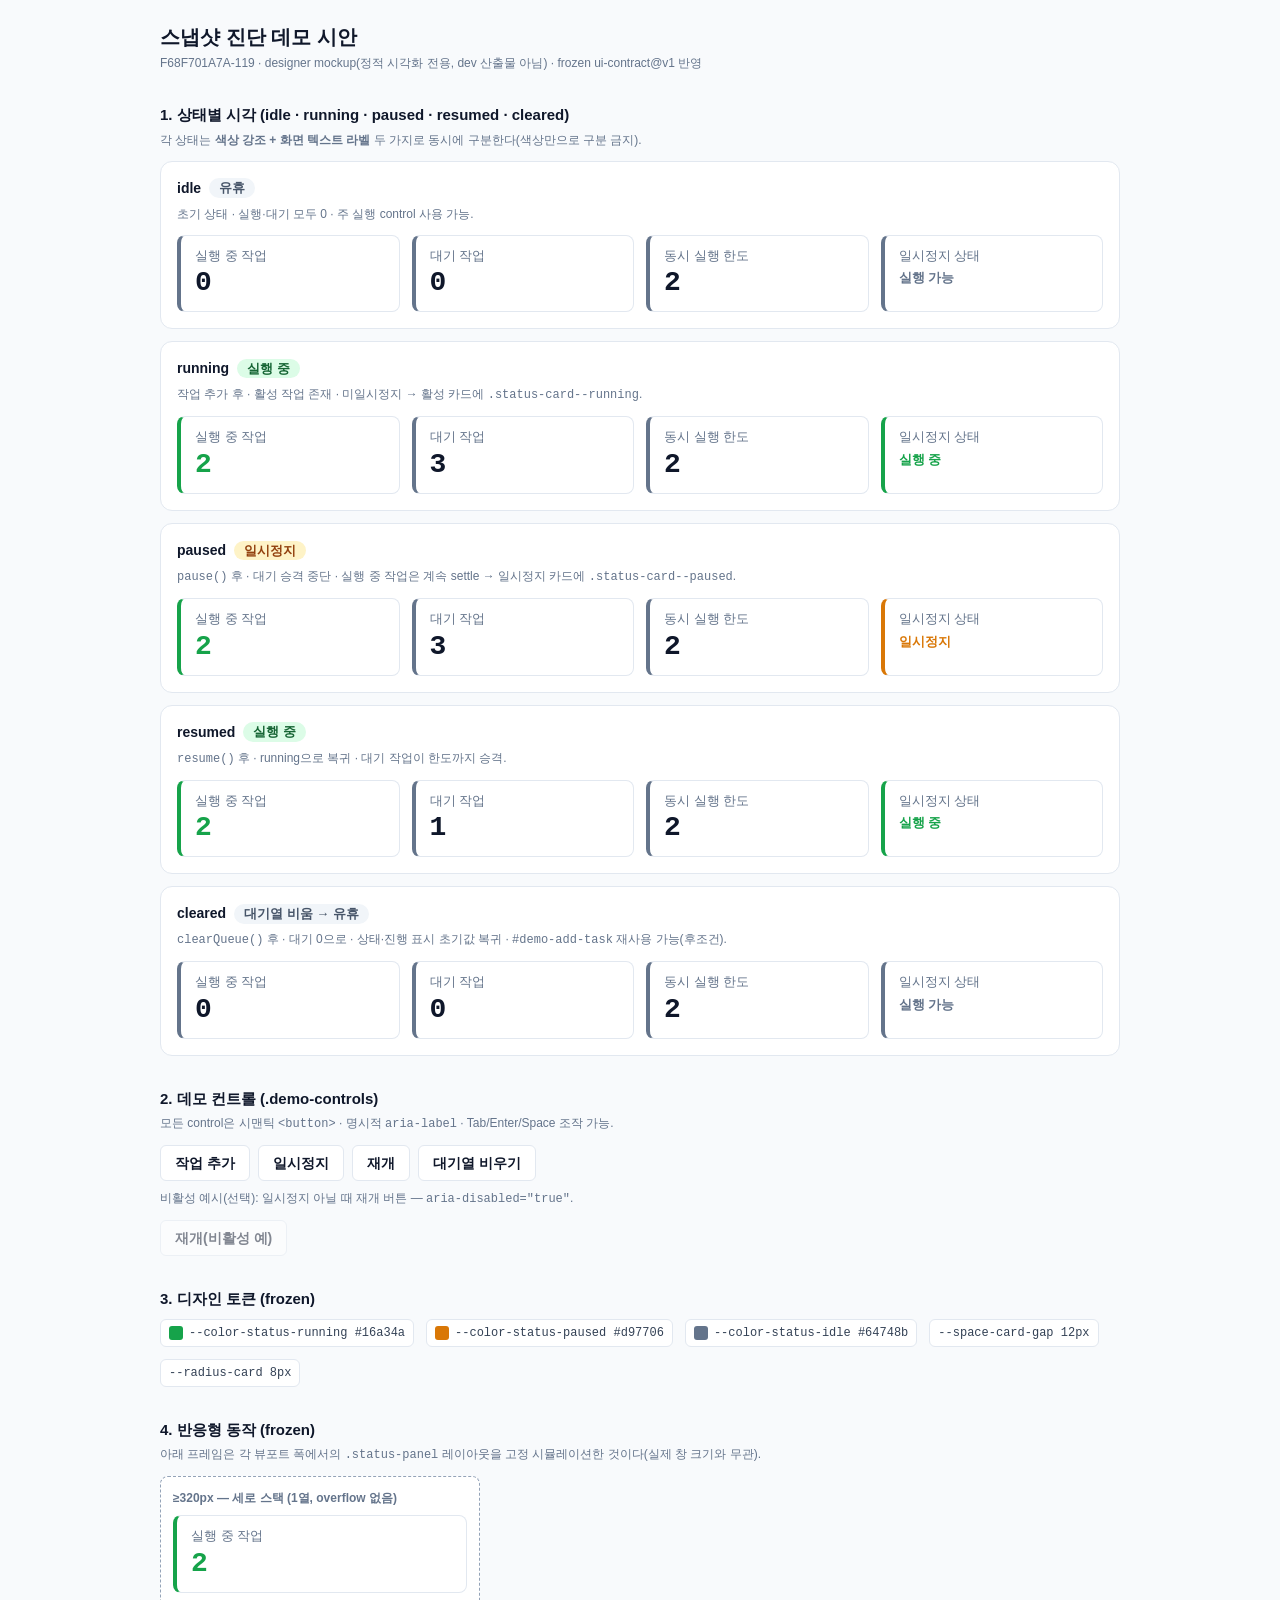
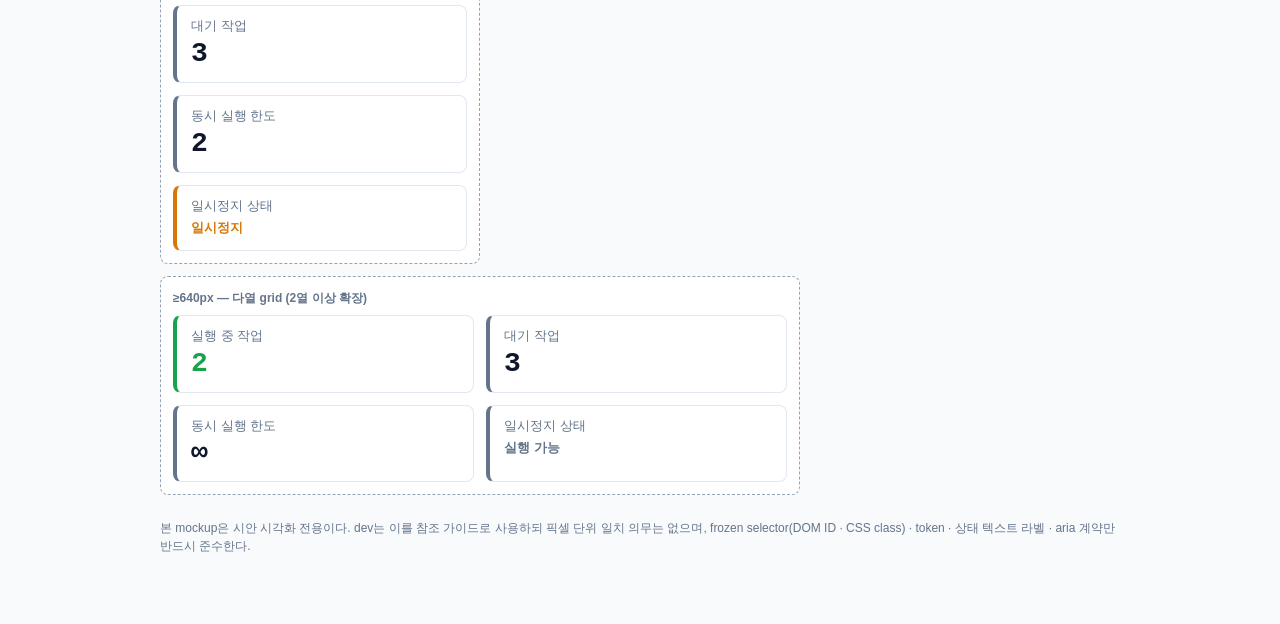
<file: docs/design/status-snapshot-mockup-F68F701A7A-118.html>
<!DOCTYPE html>
<html lang="ko">
<head>
  <meta charset="UTF-8">
  <meta name="viewport" content="width=device-width, initial-scale=1.0">
  <title>스냅샷 진단 데모 시안 — F68F701A7A-119</title>
  <style>
    :root {
      /* frozen tokens (ui-contract@v1) — 재정의 금지 */
      --color-status-running: #16a34a;
      --color-status-paused:  #d97706;
      --color-status-idle:    #64748b;
      --space-card-gap: 12px;
      --radius-card: 8px;

      /* 보조 팔레트 (계약 밖 — mockup 표현용) */
      --color-bg: #f8fafc;
      --color-card-bg: #ffffff;
      --color-card-border: #e2e8f0;
      --color-heading: #0f172a;
      --color-body: #334155;
      --color-muted: #64748b;

      --badge-running-bg: #dcfce7;
      --badge-running-fg: #166534;
      --badge-paused-bg:  #fef3c7;
      --badge-paused-fg:  #92400e;
      --badge-idle-bg:    #f1f5f9;
      --badge-idle-fg:    #475569;

      --font-sans: -apple-system, BlinkMacSystemFont, "Segoe UI", Roboto, "Helvetica Neue", Arial, "Noto Sans KR", sans-serif;
      --font-mono: ui-monospace, SFMono-Regular, "SF Mono", Menlo, Consolas, monospace;
    }

    * { box-sizing: border-box; }

    body {
      margin: 0;
      background: var(--color-bg);
      color: var(--color-body);
      font-family: var(--font-sans);
      line-height: 1.5;
      padding: 24px 16px 64px;
    }

    .page {
      max-width: 960px;
      margin: 0 auto;
    }

    h1 {
      font-size: 20px;
      font-weight: 700;
      line-height: 1.3;
      color: var(--color-heading);
      margin: 0 0 4px;
    }
    .subtitle {
      font-size: 12px;
      color: var(--color-muted);
      margin: 0 0 24px;
    }

    h2 {
      font-size: 15px;
      font-weight: 600;
      color: var(--color-heading);
      margin: 32px 0 4px;
    }
    .section-note {
      font-size: 12px;
      color: var(--color-muted);
      margin: 0 0 12px;
    }

    /* ── 상태 데모 카드 그룹 (한 상태 = 한 데모 인스턴스) ── */
    .demo-instance {
      background: var(--color-card-bg);
      border: 1px solid var(--color-card-border);
      border-radius: 12px;
      padding: 16px;
      margin-bottom: var(--space-card-gap);
    }
    .demo-instance__title {
      display: flex;
      align-items: center;
      gap: 8px;
      font-size: 14px;
      font-weight: 600;
      color: var(--color-heading);
      margin-bottom: 12px;
    }
    .state-badge {
      display: inline-block;
      font-size: 13px;
      font-weight: 600;
      line-height: 1.2;
      padding: 2px 10px;
      border-radius: 999px;
    }
    .state-badge--running { background: var(--badge-running-bg); color: var(--badge-running-fg); }
    .state-badge--paused  { background: var(--badge-paused-bg);  color: var(--badge-paused-fg); }
    .state-badge--idle    { background: var(--badge-idle-bg);    color: var(--badge-idle-fg); }
    .demo-instance__caption {
      font-size: 12px;
      color: var(--color-muted);
      margin: -6px 0 12px;
    }

    /* ── frozen: .status-panel / .status-card ── */
    .status-panel {
      display: grid;
      gap: var(--space-card-gap);
      grid-template-columns: repeat(auto-fit, minmax(150px, 1fr));
    }
    .status-card {
      display: flex;
      flex-direction: column;
      gap: 4px;
      background: var(--color-card-bg);
      border: 1px solid var(--color-card-border);
      border-left: 4px solid var(--color-status-idle);
      border-radius: var(--radius-card);
      padding: 12px 14px;
    }
    .status-card__label {
      font-size: 13px;
      font-weight: 500;
      line-height: 1.3;
      color: var(--color-muted);
    }
    .status-card__value {
      font-family: var(--font-mono);
      font-size: 28px;
      font-weight: 700;
      line-height: 1.1;
      color: var(--color-heading);
      overflow-wrap: anywhere;
    }
    .status-card__state-text {
      font-size: 13px;
      font-weight: 600;
      color: var(--color-muted);
    }

    /* frozen modifier */
    .status-card--running {
      border-left-color: var(--color-status-running);
    }
    .status-card--running .status-card__value,
    .status-card--running .status-card__state-text {
      color: var(--color-status-running);
    }
    .status-card--paused {
      border-left-color: var(--color-status-paused);
    }
    .status-card--paused .status-card__value,
    .status-card--paused .status-card__state-text {
      color: var(--color-status-paused);
    }

    /* ── frozen: .demo-controls ── */
    .demo-controls {
      display: flex;
      flex-wrap: wrap;
      gap: 8px;
      margin-top: 12px;
    }
    .demo-controls__button {
      font-family: var(--font-sans);
      font-size: 14px;
      font-weight: 600;
      line-height: 1;
      padding: 10px 14px;
      border: 1px solid var(--color-card-border);
      border-radius: 6px;
      background: #ffffff;
      color: var(--color-heading);
      cursor: pointer;
    }
    .demo-controls__button:hover { background: #f1f5f9; }
    .demo-controls__button:focus-visible {
      outline: 2px solid var(--color-status-running);
      outline-offset: 2px;
    }
    .demo-controls__button[aria-disabled="true"] {
      opacity: .5;
      cursor: not-allowed;
    }

    /* 토큰 범례 */
    .token-legend {
      display: flex;
      flex-wrap: wrap;
      gap: 12px;
      font-size: 12px;
      margin-top: 8px;
    }
    .token-chip {
      display: inline-flex;
      align-items: center;
      gap: 6px;
      padding: 4px 8px;
      border: 1px solid var(--color-card-border);
      border-radius: 6px;
      background: #fff;
    }
    .swatch {
      width: 14px; height: 14px;
      border-radius: 3px;
      display: inline-block;
    }
    code { font-family: var(--font-mono); font-size: 12px; }

    /* 반응형 데모 프레임 */
    .viewport-frame {
      border: 1px dashed #94a3b8;
      border-radius: 8px;
      padding: 12px;
      background: #fff;
      margin-bottom: var(--space-card-gap);
    }
    .viewport-frame__label {
      font-size: 12px;
      font-weight: 600;
      color: var(--color-muted);
      margin-bottom: 8px;
    }
    .frame-320 { max-width: 320px; }
    .frame-320 .status-panel { grid-template-columns: 1fr; } /* 세로 스택 */
    .frame-640 { max-width: 640px; }
    .frame-640 .status-panel { grid-template-columns: repeat(2, 1fr); } /* 다열 grid */
  </style>
</head>
<body>
<main class="page">
  <h1>스냅샷 진단 데모 시안</h1>
  <p class="subtitle">F68F701A7A-119 · designer mockup(정적 시각화 전용, dev 산출물 아님) · frozen ui-contract@v1 반영</p>

  <!-- ─────────────── 상태별 시각화 ─────────────── -->
  <h2>1. 상태별 시각 (idle · running · paused · resumed · cleared)</h2>
  <p class="section-note">각 상태는 <strong>색상 강조 + 화면 텍스트 라벨</strong> 두 가지로 동시에 구분한다(색상만으로 구분 금지).</p>

  <!-- idle -->
  <section class="demo-instance">
    <div class="demo-instance__title">
      idle <span class="state-badge state-badge--idle">유휴</span>
    </div>
    <p class="demo-instance__caption">초기 상태 · 실행·대기 모두 0 · 주 실행 control 사용 가능.</p>
    <div class="status-panel" aria-live="polite" aria-label="상태 스냅샷 (idle)">
      <div class="status-card">
        <span class="status-card__label">실행 중 작업</span>
        <span class="status-card__value">0</span>
      </div>
      <div class="status-card">
        <span class="status-card__label">대기 작업</span>
        <span class="status-card__value">0</span>
      </div>
      <div class="status-card">
        <span class="status-card__label">동시 실행 한도</span>
        <span class="status-card__value">2</span>
      </div>
      <div class="status-card">
        <span class="status-card__label">일시정지 상태</span>
        <span class="status-card__state-text">실행 가능</span>
      </div>
    </div>
  </section>

  <!-- running -->
  <section class="demo-instance">
    <div class="demo-instance__title">
      running <span class="state-badge state-badge--running">실행 중</span>
    </div>
    <p class="demo-instance__caption">작업 추가 후 · 활성 작업 존재 · 미일시정지 → 활성 카드에 <code>.status-card--running</code>.</p>
    <div class="status-panel" aria-live="polite" aria-label="상태 스냅샷 (running)">
      <div class="status-card status-card--running">
        <span class="status-card__label">실행 중 작업</span>
        <span class="status-card__value">2</span>
      </div>
      <div class="status-card">
        <span class="status-card__label">대기 작업</span>
        <span class="status-card__value">3</span>
      </div>
      <div class="status-card">
        <span class="status-card__label">동시 실행 한도</span>
        <span class="status-card__value">2</span>
      </div>
      <div class="status-card status-card--running">
        <span class="status-card__label">일시정지 상태</span>
        <span class="status-card__state-text">실행 중</span>
      </div>
    </div>
  </section>

  <!-- paused -->
  <section class="demo-instance">
    <div class="demo-instance__title">
      paused <span class="state-badge state-badge--paused">일시정지</span>
    </div>
    <p class="demo-instance__caption"><code>pause()</code> 후 · 대기 승격 중단 · 실행 중 작업은 계속 settle → 일시정지 카드에 <code>.status-card--paused</code>.</p>
    <div class="status-panel" aria-live="polite" aria-label="상태 스냅샷 (paused)">
      <div class="status-card status-card--running">
        <span class="status-card__label">실행 중 작업</span>
        <span class="status-card__value">2</span>
      </div>
      <div class="status-card">
        <span class="status-card__label">대기 작업</span>
        <span class="status-card__value">3</span>
      </div>
      <div class="status-card">
        <span class="status-card__label">동시 실행 한도</span>
        <span class="status-card__value">2</span>
      </div>
      <div class="status-card status-card--paused">
        <span class="status-card__label">일시정지 상태</span>
        <span class="status-card__state-text">일시정지</span>
      </div>
    </div>
  </section>

  <!-- resumed -->
  <section class="demo-instance">
    <div class="demo-instance__title">
      resumed <span class="state-badge state-badge--running">실행 중</span>
    </div>
    <p class="demo-instance__caption"><code>resume()</code> 후 · running으로 복귀 · 대기 작업이 한도까지 승격.</p>
    <div class="status-panel" aria-live="polite" aria-label="상태 스냅샷 (resumed)">
      <div class="status-card status-card--running">
        <span class="status-card__label">실행 중 작업</span>
        <span class="status-card__value">2</span>
      </div>
      <div class="status-card">
        <span class="status-card__label">대기 작업</span>
        <span class="status-card__value">1</span>
      </div>
      <div class="status-card">
        <span class="status-card__label">동시 실행 한도</span>
        <span class="status-card__value">2</span>
      </div>
      <div class="status-card status-card--running">
        <span class="status-card__label">일시정지 상태</span>
        <span class="status-card__state-text">실행 중</span>
      </div>
    </div>
  </section>

  <!-- cleared -->
  <section class="demo-instance">
    <div class="demo-instance__title">
      cleared <span class="state-badge state-badge--idle">대기열 비움 → 유휴</span>
    </div>
    <p class="demo-instance__caption"><code>clearQueue()</code> 후 · 대기 0으로 · 상태·진행 표시 초기값 복귀 · <code>#demo-add-task</code> 재사용 가능(후조건).</p>
    <div class="status-panel" aria-live="polite" aria-label="상태 스냅샷 (cleared)">
      <div class="status-card">
        <span class="status-card__label">실행 중 작업</span>
        <span class="status-card__value">0</span>
      </div>
      <div class="status-card">
        <span class="status-card__label">대기 작업</span>
        <span class="status-card__value">0</span>
      </div>
      <div class="status-card">
        <span class="status-card__label">동시 실행 한도</span>
        <span class="status-card__value">2</span>
      </div>
      <div class="status-card">
        <span class="status-card__label">일시정지 상태</span>
        <span class="status-card__state-text">실행 가능</span>
      </div>
    </div>
  </section>

  <!-- ─────────────── 컨트롤 ─────────────── -->
  <h2>2. 데모 컨트롤 (.demo-controls)</h2>
  <p class="section-note">모든 control은 시맨틱 <code>&lt;button&gt;</code> · 명시적 <code>aria-label</code> · Tab/Enter/Space 조작 가능.</p>
  <div class="demo-controls">
    <button type="button" class="demo-controls__button" id="demo-add-task" aria-label="작업 추가">작업 추가</button>
    <button type="button" class="demo-controls__button" id="demo-pause" aria-label="일시정지">일시정지</button>
    <button type="button" class="demo-controls__button" id="demo-resume" aria-label="재개">재개</button>
    <button type="button" class="demo-controls__button" id="demo-clear" aria-label="대기열 비우기">대기열 비우기</button>
  </div>
  <p class="section-note" style="margin-top:8px;">비활성 예시(선택): 일시정지 아닐 때 재개 버튼 — <code>aria-disabled="true"</code>.</p>
  <div class="demo-controls">
    <button type="button" class="demo-controls__button" aria-label="재개" aria-disabled="true">재개(비활성 예)</button>
  </div>

  <!-- ─────────────── 토큰 범례 ─────────────── -->
  <h2>3. 디자인 토큰 (frozen)</h2>
  <div class="token-legend">
    <span class="token-chip"><span class="swatch" style="background:var(--color-status-running)"></span> <code>--color-status-running #16a34a</code></span>
    <span class="token-chip"><span class="swatch" style="background:var(--color-status-paused)"></span> <code>--color-status-paused #d97706</code></span>
    <span class="token-chip"><span class="swatch" style="background:var(--color-status-idle)"></span> <code>--color-status-idle #64748b</code></span>
    <span class="token-chip"><code>--space-card-gap 12px</code></span>
    <span class="token-chip"><code>--radius-card 8px</code></span>
  </div>

  <!-- ─────────────── 반응형 ─────────────── -->
  <h2>4. 반응형 동작 (frozen)</h2>
  <p class="section-note">아래 프레임은 각 뷰포트 폭에서의 <code>.status-panel</code> 레이아웃을 고정 시뮬레이션한 것이다(실제 창 크기와 무관).</p>

  <div class="viewport-frame frame-320">
    <div class="viewport-frame__label">≥320px — 세로 스택 (1열, overflow 없음)</div>
    <div class="status-panel" aria-label="반응형 320px 예시">
      <div class="status-card status-card--running">
        <span class="status-card__label">실행 중 작업</span>
        <span class="status-card__value">2</span>
      </div>
      <div class="status-card">
        <span class="status-card__label">대기 작업</span>
        <span class="status-card__value">3</span>
      </div>
      <div class="status-card">
        <span class="status-card__label">동시 실행 한도</span>
        <span class="status-card__value">2</span>
      </div>
      <div class="status-card status-card--paused">
        <span class="status-card__label">일시정지 상태</span>
        <span class="status-card__state-text">일시정지</span>
      </div>
    </div>
  </div>

  <div class="viewport-frame frame-640">
    <div class="viewport-frame__label">≥640px — 다열 grid (2열 이상 확장)</div>
    <div class="status-panel" aria-label="반응형 640px 예시">
      <div class="status-card status-card--running">
        <span class="status-card__label">실행 중 작업</span>
        <span class="status-card__value">2</span>
      </div>
      <div class="status-card">
        <span class="status-card__label">대기 작업</span>
        <span class="status-card__value">3</span>
      </div>
      <div class="status-card">
        <span class="status-card__label">동시 실행 한도</span>
        <span class="status-card__value">∞</span>
      </div>
      <div class="status-card">
        <span class="status-card__label">일시정지 상태</span>
        <span class="status-card__state-text">실행 가능</span>
      </div>
    </div>
  </div>

  <p class="section-note" style="margin-top:24px;">
    본 mockup은 시안 시각화 전용이다. dev는 이를 참조 가이드로 사용하되 픽셀 단위 일치 의무는 없으며,
    frozen selector(DOM ID · CSS class) · token · 상태 텍스트 라벨 · aria 계약만 반드시 준수한다.
  </p>
</main>
</body>
</html>
</file>
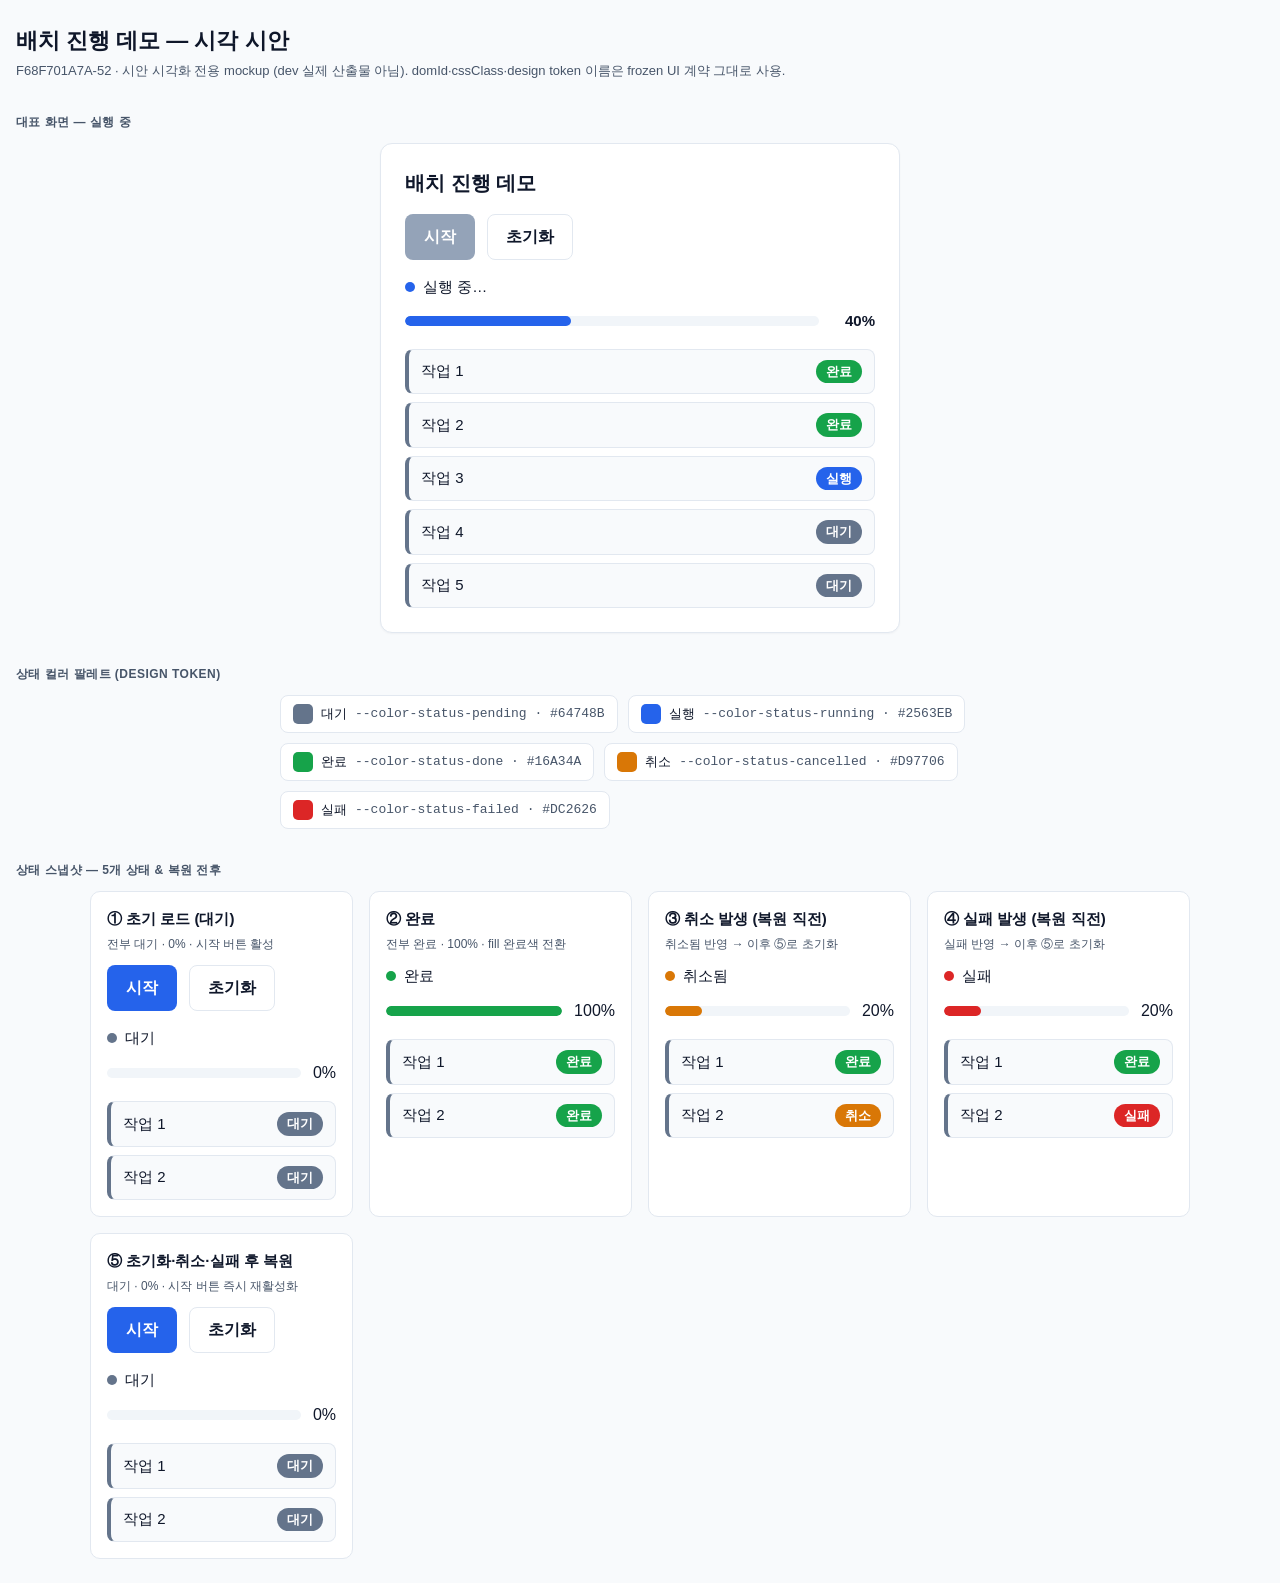
<file: docs/design/mockups/batch-progress-F68F701A7A-52.html>
<!DOCTYPE html>
<html lang="ko">
<head>
  <meta charset="UTF-8">
  <meta name="viewport" content="width=device-width, initial-scale=1.0">
  <title>배치 진행 데모 — 시각 시안 (F68F701A7A-52)</title>
  <style>
    :root {
      /* 동결 design token — developer가 그대로 정의/사용 */
      --color-status-pending:   #64748B;
      --color-status-running:   #2563EB;
      --color-status-done:      #16A34A;
      --color-status-cancelled: #D97706;
      --color-status-failed:    #DC2626;
      --space-control-gap:      12px;

      /* 보조 색 (시안 표현용 — token 아님) */
      --bg:      #FFFFFF;
      --surface: #F8FAFC;
      --track:   #F1F5F9;
      --text:    #0F172A;
      --muted:   #475569;
      --border:  #E2E8F0;
      --primary: #2563EB;
      --primary-hover: #1D4ED8;
      --disabled: #94A3B8;
    }

    * { box-sizing: border-box; }

    body {
      margin: 0;
      padding: 24px 16px;
      background: var(--surface);
      color: var(--text);
      font-family: -apple-system, BlinkMacSystemFont, "Segoe UI", Roboto,
                   "Noto Sans KR", "Malgun Gothic", sans-serif;
      line-height: 1.5;
    }

    .page-title { font-size: 22px; font-weight: 700; margin: 0 0 4px; }
    .page-note  { color: var(--muted); font-size: 13px; margin: 0 0 24px; }
    .section-label {
      font-size: 12px; font-weight: 700; letter-spacing: .04em;
      color: var(--muted); text-transform: uppercase;
      margin: 32px 0 12px;
    }

    /* ── 배치 진행 컴포넌트 (계약 selector 반영) ─────────────── */
    .batch-progress {
      background: var(--bg);
      border: 1px solid var(--border);
      border-radius: 12px;
      padding: 24px;
      max-width: 520px;
      width: 100%;
      margin: 0 auto;
      box-shadow: 0 1px 2px rgba(15, 23, 42, .04);
    }
    .batch-progress + .batch-progress { margin-top: 16px; }

    .batch-progress__heading { font-size: 20px; font-weight: 700; margin: 0 0 16px; }

    .batch-progress__controls {
      display: flex;
      flex-wrap: wrap;                 /* 320px 좁은 폭에서 wrap */
      gap: var(--space-control-gap);   /* 동결 token */
      margin-bottom: 16px;
    }

    button {
      font: inherit;
      font-weight: 600;
      border-radius: 8px;
      padding: 10px 18px;
      cursor: pointer;
      border: 1px solid transparent;
    }
    #batch-progress-start {
      background: var(--primary);
      color: #fff;
    }
    #batch-progress-start:hover { background: var(--primary-hover); }
    #batch-progress-start:focus-visible { outline: 2px solid var(--primary); outline-offset: 2px; }
    #batch-progress-start[disabled] {
      background: var(--disabled);
      cursor: not-allowed;
    }
    #batch-progress-reset {
      background: transparent;
      color: var(--text);
      border-color: var(--border);
    }
    #batch-progress-reset:hover { background: #F1F5F9; }
    #batch-progress-reset:focus-visible { outline: 2px solid var(--primary); outline-offset: 2px; }

    .batch-progress__status {
      font-size: 15px;
      font-weight: 500;
      margin: 0 0 12px;
      display: flex;
      align-items: center;
      gap: 8px;
    }
    .status-dot {
      width: 10px; height: 10px; border-radius: 50%;
      background: var(--color-status-pending);
      flex: none;
    }

    .bar-row {
      display: flex; align-items: center; gap: 12px;
      margin-bottom: 16px;
    }
    .batch-progress__bar {
      flex: 1;
      height: 10px;
      background: var(--track);
      border-radius: 999px;
      overflow: hidden;
    }
    .batch-progress__bar > .fill {
      height: 100%;
      background: var(--color-status-running);
      border-radius: 999px;
      transition: width .3s ease;
    }
    #batch-progress-percent {
      font-weight: 700;
      font-variant-numeric: tabular-nums;
      font-size: 15px;
      min-width: 44px;
      text-align: right;
    }

    #batch-task-list {
      list-style: none;
      margin: 0; padding: 0;
      display: flex; flex-direction: column; gap: 8px;
    }
    #batch-task-list li {
      display: flex;
      align-items: center;
      justify-content: space-between;
      flex-wrap: wrap;
      gap: 6px 10px;
      padding: 10px 12px;
      background: var(--surface);
      border: 1px solid var(--border);
      border-left-width: 4px;
      border-left-color: var(--color-status-pending);
      border-radius: 8px;
      font-size: 15px;
    }
    .task-name { font-weight: 500; overflow-wrap: anywhere; }

    /* 상태 배지 — 색 + 한글 텍스트 병기 (색만으로 구분 금지) */
    .badge {
      font-size: 13px;
      font-weight: 600;
      padding: 2px 10px;
      border-radius: 999px;
      color: #fff;
      flex: none;
    }

    /* 동결 상태 class ↔ token 매핑 */
    .batch-task--pending   { border-left-color: var(--color-status-pending); }
    .batch-task--pending   .badge { background: var(--color-status-pending); }
    .batch-task--running   { border-left-color: var(--color-status-running); }
    .batch-task--running   .badge { background: var(--color-status-running); }
    .batch-task--done      { border-left-color: var(--color-status-done); }
    .batch-task--done      .badge { background: var(--color-status-done); }
    .batch-task--cancelled { border-left-color: var(--color-status-cancelled); }
    .batch-task--cancelled .badge { background: var(--color-status-cancelled); }
    .batch-task--failed    { border-left-color: var(--color-status-failed); }
    .batch-task--failed    .badge { background: var(--color-status-failed); }

    /* 반응형: 320px ~ 639px */
    @media (max-width: 639px) {
      .batch-progress { max-width: 100%; }
    }

    /* 스냅샷 그리드 */
    .snapshot-grid {
      display: grid;
      grid-template-columns: repeat(auto-fit, minmax(260px, 1fr));
      gap: 16px;
      max-width: 1100px;
      margin: 0 auto;
    }
    .snap-card {
      background: var(--bg);
      border: 1px solid var(--border);
      border-radius: 10px;
      padding: 16px;
    }
    .snap-card h3 { margin: 0 0 4px; font-size: 15px; }
    .snap-card p.desc { margin: 0 0 12px; font-size: 12px; color: var(--muted); }

    /* 색상 팔레트 표 */
    .palette { display: flex; flex-wrap: wrap; gap: 10px; max-width: 720px; margin: 0 auto; }
    .swatch {
      display: flex; align-items: center; gap: 8px;
      border: 1px solid var(--border); border-radius: 8px;
      padding: 8px 12px; font-size: 13px; background: var(--bg);
    }
    .swatch .chip { width: 20px; height: 20px; border-radius: 5px; flex: none; }
    .swatch code { color: var(--muted); }
  </style>
</head>
<body>

  <h1 class="page-title">배치 진행 데모 — 시각 시안</h1>
  <p class="page-note">
    F68F701A7A-52 · 시안 시각화 전용 mockup (dev 실제 산출물 아님).
    domId·cssClass·design token 이름은 frozen UI 계약 그대로 사용.
  </p>

  <!-- ── 대표 상태: 실행 중 ─────────────────────────────── -->
  <p class="section-label">대표 화면 — 실행 중</p>
  <div id="batch-progress-root" class="batch-progress">
    <h2 class="batch-progress__heading">배치 진행 데모</h2>

    <div class="batch-progress__controls">
      <button id="batch-progress-start" aria-label="배치 시작" disabled>시작</button>
      <button id="batch-progress-reset" aria-label="배치 초기화">초기화</button>
    </div>

    <p id="batch-progress-status" class="batch-progress__status" aria-live="polite">
      <span class="status-dot" style="background: var(--color-status-running);"></span>
      실행 중…
    </p>

    <div class="bar-row">
      <div id="batch-progress-bar" class="batch-progress__bar"
           role="progressbar" aria-valuenow="40" aria-valuemin="0" aria-valuemax="100">
        <div class="fill" style="width: 40%;"></div>
      </div>
      <span id="batch-progress-percent">40%</span>
    </div>

    <ul id="batch-task-list">
      <li class="batch-task--done"><span class="task-name">작업 1</span><span class="badge">완료</span></li>
      <li class="batch-task--done"><span class="task-name">작업 2</span><span class="badge">완료</span></li>
      <li class="batch-task--running"><span class="task-name">작업 3</span><span class="badge">실행</span></li>
      <li class="batch-task--pending"><span class="task-name">작업 4</span><span class="badge">대기</span></li>
      <li class="batch-task--pending"><span class="task-name">작업 5</span><span class="badge">대기</span></li>
    </ul>
  </div>

  <!-- ── 컬러 팔레트 ────────────────────────────────────── -->
  <p class="section-label">상태 컬러 팔레트 (design token)</p>
  <div class="palette">
    <div class="swatch"><span class="chip" style="background:var(--color-status-pending)"></span>대기 <code>--color-status-pending · #64748B</code></div>
    <div class="swatch"><span class="chip" style="background:var(--color-status-running)"></span>실행 <code>--color-status-running · #2563EB</code></div>
    <div class="swatch"><span class="chip" style="background:var(--color-status-done)"></span>완료 <code>--color-status-done · #16A34A</code></div>
    <div class="swatch"><span class="chip" style="background:var(--color-status-cancelled)"></span>취소 <code>--color-status-cancelled · #D97706</code></div>
    <div class="swatch"><span class="chip" style="background:var(--color-status-failed)"></span>실패 <code>--color-status-failed · #DC2626</code></div>
  </div>

  <!-- ── 상태 스냅샷: 초기 / 취소 / 실패 / 복원 후 ───────── -->
  <p class="section-label">상태 스냅샷 — 5개 상태 & 복원 전후</p>
  <div class="snapshot-grid">

    <!-- 초기(대기) -->
    <div class="snap-card">
      <h3>① 초기 로드 (대기)</h3>
      <p class="desc">전부 대기 · 0% · 시작 버튼 활성</p>
      <div class="batch-progress__controls">
        <button id="batch-progress-start" aria-label="배치 시작">시작</button>
        <button id="batch-progress-reset" aria-label="배치 초기화">초기화</button>
      </div>
      <p class="batch-progress__status" aria-live="polite">
        <span class="status-dot" style="background:var(--color-status-pending)"></span>대기
      </p>
      <div class="bar-row">
        <div class="batch-progress__bar" role="progressbar" aria-valuenow="0" aria-valuemin="0" aria-valuemax="100">
          <div class="fill" style="width:0%;"></div>
        </div>
        <span>0%</span>
      </div>
      <ul id="batch-task-list">
        <li class="batch-task--pending"><span class="task-name">작업 1</span><span class="badge">대기</span></li>
        <li class="batch-task--pending"><span class="task-name">작업 2</span><span class="badge">대기</span></li>
      </ul>
    </div>

    <!-- 완료 -->
    <div class="snap-card">
      <h3>② 완료</h3>
      <p class="desc">전부 완료 · 100% · fill 완료색 전환</p>
      <p class="batch-progress__status" aria-live="polite">
        <span class="status-dot" style="background:var(--color-status-done)"></span>완료
      </p>
      <div class="bar-row">
        <div class="batch-progress__bar" role="progressbar" aria-valuenow="100" aria-valuemin="0" aria-valuemax="100">
          <div class="fill" style="width:100%; background:var(--color-status-done);"></div>
        </div>
        <span>100%</span>
      </div>
      <ul id="batch-task-list">
        <li class="batch-task--done"><span class="task-name">작업 1</span><span class="badge">완료</span></li>
        <li class="batch-task--done"><span class="task-name">작업 2</span><span class="badge">완료</span></li>
      </ul>
    </div>

    <!-- 취소 발생 -->
    <div class="snap-card">
      <h3>③ 취소 발생 (복원 직전)</h3>
      <p class="desc">취소됨 반영 → 이후 ⑤로 초기화</p>
      <p class="batch-progress__status" aria-live="polite">
        <span class="status-dot" style="background:var(--color-status-cancelled)"></span>취소됨
      </p>
      <div class="bar-row">
        <div class="batch-progress__bar" role="progressbar" aria-valuenow="20" aria-valuemin="0" aria-valuemax="100">
          <div class="fill" style="width:20%; background:var(--color-status-cancelled);"></div>
        </div>
        <span>20%</span>
      </div>
      <ul id="batch-task-list">
        <li class="batch-task--done"><span class="task-name">작업 1</span><span class="badge">완료</span></li>
        <li class="batch-task--cancelled"><span class="task-name">작업 2</span><span class="badge">취소</span></li>
      </ul>
    </div>

    <!-- 실패 발생 -->
    <div class="snap-card">
      <h3>④ 실패 발생 (복원 직전)</h3>
      <p class="desc">실패 반영 → 이후 ⑤로 초기화</p>
      <p class="batch-progress__status" aria-live="polite">
        <span class="status-dot" style="background:var(--color-status-failed)"></span>실패
      </p>
      <div class="bar-row">
        <div class="batch-progress__bar" role="progressbar" aria-valuenow="20" aria-valuemin="0" aria-valuemax="100">
          <div class="fill" style="width:20%; background:var(--color-status-failed);"></div>
        </div>
        <span>20%</span>
      </div>
      <ul id="batch-task-list">
        <li class="batch-task--done"><span class="task-name">작업 1</span><span class="badge">완료</span></li>
        <li class="batch-task--failed"><span class="task-name">작업 2</span><span class="badge">실패</span></li>
      </ul>
    </div>

    <!-- 복원 후 -->
    <div class="snap-card">
      <h3>⑤ 초기화·취소·실패 후 복원</h3>
      <p class="desc">대기 · 0% · 시작 버튼 즉시 재활성화</p>
      <div class="batch-progress__controls">
        <button id="batch-progress-start" aria-label="배치 시작">시작</button>
        <button id="batch-progress-reset" aria-label="배치 초기화">초기화</button>
      </div>
      <p class="batch-progress__status" aria-live="polite">
        <span class="status-dot" style="background:var(--color-status-pending)"></span>대기
      </p>
      <div class="bar-row">
        <div class="batch-progress__bar" role="progressbar" aria-valuenow="0" aria-valuemin="0" aria-valuemax="100">
          <div class="fill" style="width:0%;"></div>
        </div>
        <span>0%</span>
      </div>
      <ul id="batch-task-list">
        <li class="batch-task--pending"><span class="task-name">작업 1</span><span class="badge">대기</span></li>
        <li class="batch-task--pending"><span class="task-name">작업 2</span><span class="badge">대기</span></li>
      </ul>
    </div>

  </div>

</body>
</html>
</content>
</file>
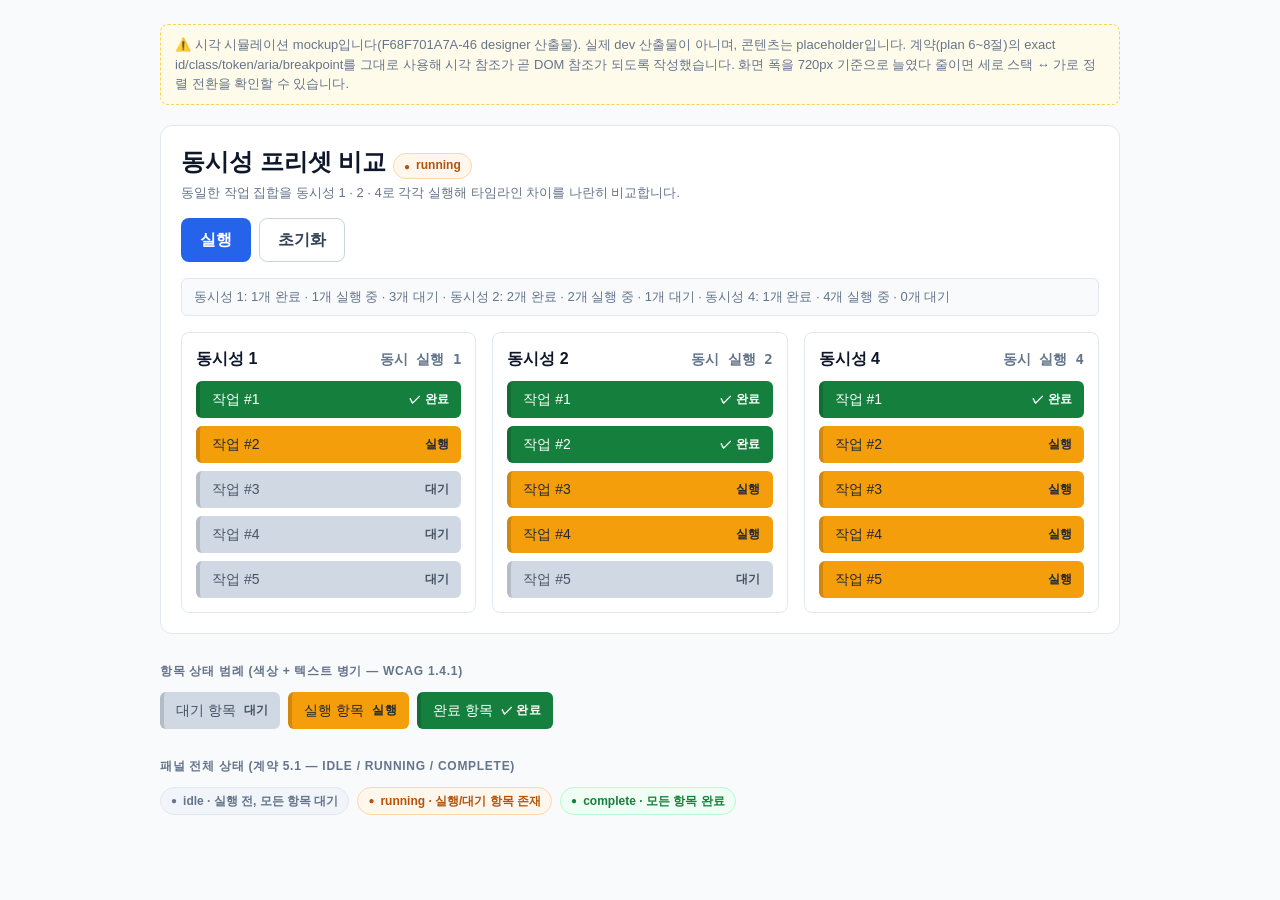
<file: docs/design/mockups/concurrency-presets-F68F701A7A-46.html>
<!DOCTYPE html>
<html lang="ko">
<head>
  <meta charset="UTF-8">
  <meta name="viewport" content="width=device-width, initial-scale=1">
  <title>동시성 프리셋 비교 패널 — 시각 mockup (F68F701A7A-46)</title>
  <style>
    :root {
      /* frozen design token (계약 7절 — 이름 고정) */
      --color-status-waiting: #cbd5e1;
      --color-status-running: #f59e0b;
      --color-status-complete: #15803d;
      --space-panel-gap: 1rem;
      /* 보조 팔레트 (로컬) */
      --c-bg: #f8fafc;
      --c-surface: #ffffff;
      --c-border: #e2e8f0;
      --c-text: #0f172a;
      --c-text-muted: #64748b;
      --c-primary: #2563eb;
      --c-primary-hover: #1d4ed8;
      --font-sans: -apple-system, BlinkMacSystemFont, "Segoe UI", Roboto, "Helvetica Neue", "Apple SD Gothic Neo", "Noto Sans KR", sans-serif;
      --font-mono: ui-monospace, "SFMono-Regular", Menlo, Consolas, monospace;
    }

    * { box-sizing: border-box; }
    body {
      margin: 0;
      font-family: var(--font-sans);
      color: var(--c-text);
      background: var(--c-bg);
      line-height: 1.5;
      padding: 1rem;
    }
    @media (min-width: 720px) { body { padding: 1.5rem; } }

    .mock-note {
      max-width: 960px;
      margin: 0 auto 1.25rem;
      font-size: 0.8125rem;
      color: var(--c-text-muted);
      background: #fffbeb;
      border: 1px dashed #fcd34d;
      border-radius: 8px;
      padding: 0.625rem 0.875rem;
    }
    .mock-section-title {
      max-width: 960px;
      margin: 1.75rem auto 0.75rem;
      font-size: 0.75rem;
      font-weight: 700;
      letter-spacing: 0.06em;
      text-transform: uppercase;
      color: var(--c-text-muted);
    }

    /* ===== 데모 루트 (계약 6절 exact id/class) ===== */
    #concurrency-presets-root.concurrency-presets {
      max-width: 960px;
      margin: 0 auto;
      background: var(--c-surface);
      border: 1px solid var(--c-border);
      border-radius: 12px;
      padding: 1.25rem;
    }
    .cp-header h1 {
      font-size: 1.5rem;
      font-weight: 700;
      line-height: 1.3;
      margin: 0 0 0.25rem;
    }
    .cp-header p {
      margin: 0 0 1rem;
      font-size: 0.8125rem;
      color: var(--c-text-muted);
    }

    /* 패널 전체 상태 배지 (권장: data-state) */
    .cp-state-badge {
      display: inline-flex;
      align-items: center;
      gap: 0.375rem;
      font-size: 0.75rem;
      font-weight: 600;
      padding: 0.25rem 0.625rem;
      border-radius: 999px;
      border: 1px solid var(--c-border);
      background: #f1f5f9;
      color: var(--c-text-muted);
    }
    [data-state="running"] .cp-state-badge { background: #fff7ed; border-color: #fed7aa; color: #b45309; }
    [data-state="complete"] .cp-state-badge { background: #f0fdf4; border-color: #bbf7d0; color: #15803d; }
    .cp-state-badge::before { content: "●"; font-size: 0.625rem; }

    /* 컨트롤 */
    .cp-controls {
      display: flex;
      gap: 0.5rem;
      margin: 0.75rem 0 1rem;
      flex-wrap: wrap;
    }
    #preset-run, #preset-reset {
      font: inherit;
      font-weight: 600;
      min-height: 44px;
      padding: 0.5rem 1.125rem;
      border-radius: 8px;
      cursor: pointer;
      border: 1px solid transparent;
    }
    #preset-run { background: var(--c-primary); color: #fff; }
    #preset-run:hover { background: var(--c-primary-hover); }
    #preset-reset { background: #fff; color: #334155; border-color: var(--color-status-waiting); }
    #preset-reset:hover { background: #f1f5f9; }
    #preset-run:focus-visible, #preset-reset:focus-visible {
      outline: 2px solid var(--c-primary);
      outline-offset: 2px;
    }

    /* aria-live region */
    .cp-live {
      font-size: 0.8125rem;
      color: var(--c-text-muted);
      background: #f8fafc;
      border: 1px solid var(--c-border);
      border-radius: 6px;
      padding: 0.5rem 0.75rem;
      margin-bottom: 1rem;
    }

    /* ===== 반응형 패널 (계약 8.2) ===== */
    .concurrency-presets__panel {
      display: flex;
      flex-direction: column;
      gap: var(--space-panel-gap);
    }
    @media (min-width: 720px) {
      .concurrency-presets__panel { flex-direction: row; }
      .concurrency-presets__preset { flex: 1 1 0; }
    }

    .concurrency-presets__preset {
      background: var(--c-surface);
      border: 1px solid var(--c-border);
      border-radius: 8px;
      padding: 0.875rem;
    }
    .cp-preset-head {
      display: flex;
      align-items: baseline;
      justify-content: space-between;
      margin-bottom: 0.625rem;
    }
    .cp-preset-head h2 {
      font-size: 1rem;
      font-weight: 600;
      margin: 0;
    }
    .cp-preset-head .cp-count {
      font-family: var(--font-mono);
      font-size: 0.875rem;
      font-weight: 600;
      color: var(--c-text-muted);
    }
    .cp-timeline {
      display: flex;
      flex-direction: column;
      gap: 0.5rem;
      list-style: none;
      margin: 0;
      padding: 0;
    }

    /* ===== 항목 상태 (계약 6.2 exact modifier) ===== */
    .concurrency-presets__item {
      display: flex;
      align-items: center;
      justify-content: space-between;
      gap: 0.5rem;
      padding: 0.5rem 0.75rem;
      border-radius: 6px;
      border-left: 4px solid rgba(0,0,0,0.15);
      font-size: 0.875rem;
      font-weight: 500;
      overflow-wrap: anywhere;
    }
    .cp-state-tag {
      font-size: 0.75rem;
      font-weight: 600;
      letter-spacing: 0.02em;
      white-space: nowrap;
    }
    .concurrency-presets__item--waiting {
      background: var(--color-status-waiting);
      color: #334155;
      opacity: 0.9;
    }
    .concurrency-presets__item--running {
      background: var(--color-status-running);
      color: #1f2937;
    }
    .concurrency-presets__item--complete {
      background: var(--color-status-complete);
      color: #ffffff;
    }

    @media (prefers-reduced-motion: no-preference) {
      .concurrency-presets__item--running { animation: cp-pulse 1.4s ease-in-out infinite; }
      @keyframes cp-pulse { 0%,100% { filter: brightness(1); } 50% { filter: brightness(1.08); } }
    }

    /* 범례 & 상태 데모 */
    .cp-legend, .cp-states {
      max-width: 960px;
      margin: 0 auto;
      display: flex;
      flex-wrap: wrap;
      gap: 0.5rem;
    }
    .cp-legend .concurrency-presets__item { min-width: 120px; }
  </style>
</head>
<body>
  <p class="mock-note">
    ⚠️ 시각 시뮬레이션 mockup입니다(F68F701A7A-46 designer 산출물). 실제 dev 산출물이 아니며,
    콘텐츠는 placeholder입니다. 계약(plan 6~8절)의 exact id/class/token/aria/breakpoint를 그대로
    사용해 시각 참조가 곧 DOM 참조가 되도록 작성했습니다.
    화면 폭을 720px 기준으로 늘였다 줄이면 세로 스택 ↔ 가로 정렬 전환을 확인할 수 있습니다.
  </p>

  <!-- ===== 메인: 실행 중(running) 스냅샷 ===== -->
  <div id="concurrency-presets-root" class="concurrency-presets" data-state="running">
    <header class="cp-header">
      <h1>동시성 프리셋 비교 <span class="cp-state-badge">running</span></h1>
      <p>동일한 작업 집합을 동시성 1 · 2 · 4로 각각 실행해 타임라인 차이를 나란히 비교합니다.</p>
    </header>

    <div class="cp-controls">
      <button id="preset-run" type="button" aria-label="프리셋 실행">실행</button>
      <button id="preset-reset" type="button">초기화</button>
    </div>

    <div class="cp-live" aria-live="polite" role="status">
      동시성 1: 1개 완료 · 1개 실행 중 · 3개 대기 · 동시성 2: 2개 완료 · 2개 실행 중 · 1개 대기 · 동시성 4: 1개 완료 · 4개 실행 중 · 0개 대기
    </div>

    <div class="concurrency-presets__panel">
      <!-- 동시성 1: 한 번에 1개만 실행 -->
      <section id="timeline-preset-1" class="concurrency-presets__preset" aria-labelledby="cp-title-1">
        <div class="cp-preset-head">
          <h2 id="cp-title-1">동시성 1</h2>
          <span class="cp-count">동시 실행 1</span>
        </div>
        <ul class="cp-timeline">
          <li class="concurrency-presets__item concurrency-presets__item--complete">작업 #1 <span class="cp-state-tag">✓ 완료</span></li>
          <li class="concurrency-presets__item concurrency-presets__item--running">작업 #2 <span class="cp-state-tag">실행</span></li>
          <li class="concurrency-presets__item concurrency-presets__item--waiting">작업 #3 <span class="cp-state-tag">대기</span></li>
          <li class="concurrency-presets__item concurrency-presets__item--waiting">작업 #4 <span class="cp-state-tag">대기</span></li>
          <li class="concurrency-presets__item concurrency-presets__item--waiting">작업 #5 <span class="cp-state-tag">대기</span></li>
        </ul>
      </section>

      <!-- 동시성 2: 한 번에 2개 실행 -->
      <section id="timeline-preset-2" class="concurrency-presets__preset" aria-labelledby="cp-title-2">
        <div class="cp-preset-head">
          <h2 id="cp-title-2">동시성 2</h2>
          <span class="cp-count">동시 실행 2</span>
        </div>
        <ul class="cp-timeline">
          <li class="concurrency-presets__item concurrency-presets__item--complete">작업 #1 <span class="cp-state-tag">✓ 완료</span></li>
          <li class="concurrency-presets__item concurrency-presets__item--complete">작업 #2 <span class="cp-state-tag">✓ 완료</span></li>
          <li class="concurrency-presets__item concurrency-presets__item--running">작업 #3 <span class="cp-state-tag">실행</span></li>
          <li class="concurrency-presets__item concurrency-presets__item--running">작업 #4 <span class="cp-state-tag">실행</span></li>
          <li class="concurrency-presets__item concurrency-presets__item--waiting">작업 #5 <span class="cp-state-tag">대기</span></li>
        </ul>
      </section>

      <!-- 동시성 4: 한 번에 4개 실행 -->
      <section id="timeline-preset-4" class="concurrency-presets__preset" aria-labelledby="cp-title-4">
        <div class="cp-preset-head">
          <h2 id="cp-title-4">동시성 4</h2>
          <span class="cp-count">동시 실행 4</span>
        </div>
        <ul class="cp-timeline">
          <li class="concurrency-presets__item concurrency-presets__item--complete">작업 #1 <span class="cp-state-tag">✓ 완료</span></li>
          <li class="concurrency-presets__item concurrency-presets__item--running">작업 #2 <span class="cp-state-tag">실행</span></li>
          <li class="concurrency-presets__item concurrency-presets__item--running">작업 #3 <span class="cp-state-tag">실행</span></li>
          <li class="concurrency-presets__item concurrency-presets__item--running">작업 #4 <span class="cp-state-tag">실행</span></li>
          <li class="concurrency-presets__item concurrency-presets__item--running">작업 #5 <span class="cp-state-tag">실행</span></li>
        </ul>
      </section>
    </div>
  </div>

  <!-- ===== 상태 범례 ===== -->
  <p class="mock-section-title">항목 상태 범례 (색상 + 텍스트 병기 — WCAG 1.4.1)</p>
  <div class="cp-legend">
    <span class="concurrency-presets__item concurrency-presets__item--waiting">대기 항목 <span class="cp-state-tag">대기</span></span>
    <span class="concurrency-presets__item concurrency-presets__item--running">실행 항목 <span class="cp-state-tag">실행</span></span>
    <span class="concurrency-presets__item concurrency-presets__item--complete">완료 항목 <span class="cp-state-tag">✓ 완료</span></span>
  </div>

  <!-- ===== 패널 상태(idle/running/complete) 배지 ===== -->
  <p class="mock-section-title">패널 전체 상태 (계약 5.1 — idle / running / complete)</p>
  <div class="cp-states">
    <span data-state="idle"><span class="cp-state-badge">idle · 실행 전, 모든 항목 대기</span></span>
    <span data-state="running"><span class="cp-state-badge">running · 실행/대기 항목 존재</span></span>
    <span data-state="complete"><span class="cp-state-badge">complete · 모든 항목 완료</span></span>
  </div>
</body>
</html>
</file>
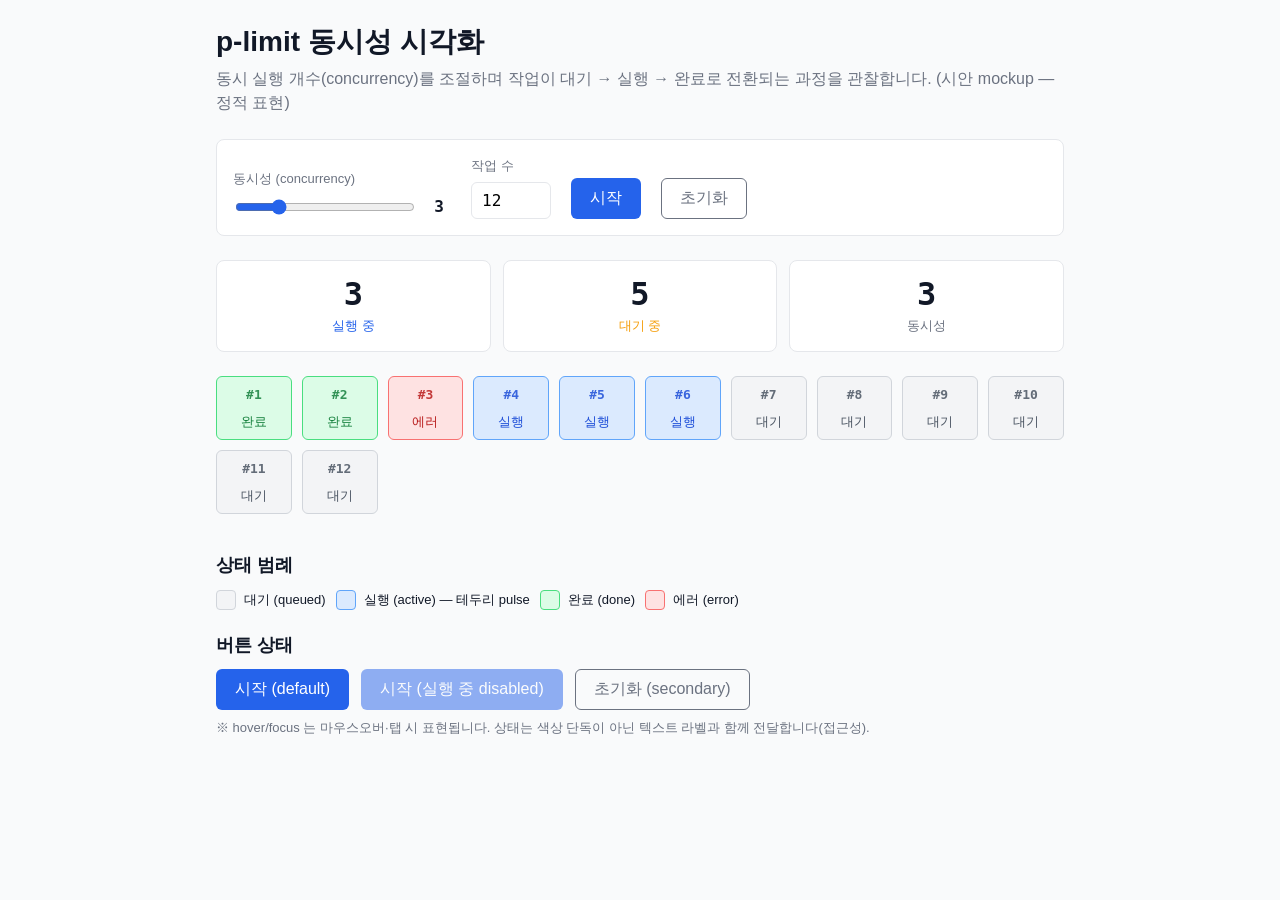
<file: docs/design/mockups/concurrency-visualizer-F68F701A7A-40.html>
<!DOCTYPE html>
<html lang="ko">
<head>
  <meta charset="UTF-8">
  <meta name="viewport" content="width=device-width, initial-scale=1.0">
  <title>동시성 시각화 UI 시안 · F68F701A7A-40</title>
  <style>
    :root {
      /* 기본 팔레트 */
      --color-primary: #2563EB;
      --color-primary-fg: #FFFFFF;
      --color-primary-hover: #1D4ED8;
      --color-secondary: #6B7280;
      --color-accent: #F59E0B;
      --color-bg: #F9FAFB;
      --color-surface: #FFFFFF;
      --color-border: #E5E7EB;
      --color-text: #111827;
      --color-text-muted: #6B7280;

      /* 상태별 (queued/active/done/error) */
      --state-queued-bg: #F3F4F6;  --state-queued-fg: #4B5563;  --state-queued-border: #D1D5DB;
      --state-active-bg: #DBEAFE;  --state-active-fg: #1D4ED8;  --state-active-border: #60A5FA;
      --state-done-bg:   #DCFCE7;  --state-done-fg:   #15803D;  --state-done-border:   #4ADE80;
      --state-error-bg:  #FEE2E2;  --state-error-fg:  #B91C1C;  --state-error-border:  #F87171;

      /* 타이포 · 형태 */
      --font-sans: -apple-system, BlinkMacSystemFont, "Segoe UI", Roboto, "Helvetica Neue", Arial, sans-serif;
      --font-mono: ui-monospace, SFMono-Regular, "SF Mono", Menlo, Consolas, monospace;
      --radius: 8px;
      --space: 8px;
    }

    * { box-sizing: border-box; }

    body {
      margin: 0;
      background: var(--color-bg);
      color: var(--color-text);
      font-family: var(--font-sans);
      line-height: 1.5;
    }

    .app {
      max-width: 880px;
      margin: 0 auto;
      padding: 24px 16px 48px;
    }

    h1 { font-size: 1.75rem; font-weight: 700; line-height: 1.25; margin: 0 0 8px; }
    .subtitle { color: var(--color-text-muted); margin: 0 0 24px; }
    h2 { font-size: 1.125rem; font-weight: 600; line-height: 1.3; margin: 0 0 12px; }

    /* --- 컨트롤 패널 --- */
    .controls {
      background: var(--color-surface);
      border: 1px solid var(--color-border);
      border-radius: var(--radius);
      padding: 16px;
      margin-bottom: 24px;
      display: flex;
      flex-wrap: wrap;
      align-items: flex-end;
      gap: 20px;
    }
    .control-group { display: flex; flex-direction: column; gap: 6px; }
    .control-group label { font-size: 0.8125rem; font-weight: 500; color: var(--color-text-muted); }
    .slider-row { display: flex; align-items: center; gap: 10px; }
    input[type="range"] { accent-color: var(--color-primary); width: 180px; }
    input[type="range"]:focus-visible { outline: 2px solid var(--color-primary); outline-offset: 3px; }
    #concurrency-value {
      font-family: var(--font-mono);
      font-weight: 700;
      font-variant-numeric: tabular-nums;
      min-width: 1.5em;
      text-align: center;
    }
    input[type="number"] {
      width: 80px;
      padding: 8px 10px;
      border: 1px solid var(--color-border);
      border-radius: 6px;
      font-family: var(--font-mono);
      font-size: 1rem;
    }
    input[type="number"]:focus-visible { outline: 2px solid var(--color-primary); outline-offset: 1px; border-color: var(--color-primary); }

    .btn {
      font-family: var(--font-sans);
      font-size: 1rem;
      font-weight: 500;
      padding: 9px 18px;
      border-radius: 6px;
      cursor: pointer;
      border: 1px solid transparent;
      transition: background .12s ease, opacity .12s ease;
    }
    .btn:focus-visible { outline: 2px solid var(--color-primary); outline-offset: 2px; }
    .btn-primary { background: var(--color-primary); color: var(--color-primary-fg); }
    .btn-primary:hover { background: var(--color-primary-hover); }
    .btn-primary:disabled { opacity: 0.5; cursor: not-allowed; }
    .btn-secondary { background: transparent; color: var(--color-secondary); border-color: var(--color-secondary); }
    .btn-secondary:hover { background: rgba(107, 114, 128, 0.08); }

    /* --- 카운터 --- */
    .counters {
      display: grid;
      grid-template-columns: repeat(3, 1fr);
      gap: 12px;
      margin-bottom: 24px;
    }
    .counter {
      background: var(--color-surface);
      border: 1px solid var(--color-border);
      border-radius: var(--radius);
      padding: 16px;
      text-align: center;
    }
    .counter__value {
      font-family: var(--font-mono);
      font-size: 2rem;
      font-weight: 700;
      line-height: 1.1;
      font-variant-numeric: tabular-nums;
    }
    .counter__label { font-size: 0.8125rem; font-weight: 500; margin-top: 4px; }
    .counter--active .counter__label { color: var(--color-primary); }
    .counter--pending .counter__label { color: var(--color-accent); }
    .counter--concurrency .counter__label { color: var(--color-text-muted); }

    /* --- task 그리드 --- */
    #task-grid {
      display: grid;
      grid-template-columns: repeat(auto-fill, minmax(72px, 1fr));
      gap: 10px;
    }
    .task {
      min-height: 64px;
      border: 1px solid var(--color-border);
      border-radius: 6px;
      padding: 8px 6px;
      display: flex;
      flex-direction: column;
      align-items: center;
      justify-content: space-between;
      text-align: center;
    }
    .task__id { font-family: var(--font-mono); font-size: 0.8125rem; font-weight: 700; opacity: 0.85; }
    .task__state { font-size: 0.8125rem; font-weight: 500; }

    .task[data-state="queued"] { background: var(--state-queued-bg); color: var(--state-queued-fg); border-color: var(--state-queued-border); }
    .task[data-state="active"] { background: var(--state-active-bg); color: var(--state-active-fg); border-color: var(--state-active-border); }
    .task[data-state="done"]   { background: var(--state-done-bg);   color: var(--state-done-fg);   border-color: var(--state-done-border); }
    .task[data-state="error"]  { background: var(--state-error-bg);  color: var(--state-error-fg);  border-color: var(--state-error-border); }

    @keyframes task-pulse {
      0%, 100% { border-color: var(--state-active-border); }
      50%      { border-color: var(--color-primary); }
    }
    .task[data-state="active"] { animation: task-pulse 1.2s ease-in-out infinite; }
    @media (prefers-reduced-motion: reduce) {
      .task[data-state="active"] { animation: none; }
    }

    /* --- 상태/버튼 레퍼런스 섹션 --- */
    .legend { margin-top: 40px; }
    .legend-grid { display: flex; flex-wrap: wrap; gap: 10px; }
    .legend-item { display: flex; align-items: center; gap: 8px; font-size: 0.8125rem; }
    .swatch { width: 20px; height: 20px; border-radius: 4px; border: 1px solid; }
    .swatch--queued { background: var(--state-queued-bg); border-color: var(--state-queued-border); }
    .swatch--active { background: var(--state-active-bg); border-color: var(--state-active-border); }
    .swatch--done   { background: var(--state-done-bg);   border-color: var(--state-done-border); }
    .swatch--error  { background: var(--state-error-bg);  border-color: var(--state-error-border); }
    .btn-row { display: flex; gap: 12px; flex-wrap: wrap; margin-top: 12px; }
    .note { color: var(--color-text-muted); font-size: 0.8125rem; margin-top: 8px; }

    @media (max-width: 640px) {
      .controls { flex-direction: column; align-items: stretch; }
      input[type="range"] { width: 100%; }
      #task-grid { grid-template-columns: repeat(auto-fill, minmax(64px, 1fr)); }
    }
  </style>
</head>
<body>
  <main class="app">
    <h1>p-limit 동시성 시각화</h1>
    <p class="subtitle">동시 실행 개수(concurrency)를 조절하며 작업이 대기 → 실행 → 완료로 전환되는 과정을 관찰합니다. (시안 mockup — 정적 표현)</p>

    <!-- 컨트롤 패널 -->
    <section class="controls" aria-label="컨트롤">
      <div class="control-group">
        <label for="concurrency-slider">동시성 (concurrency)</label>
        <div class="slider-row">
          <input type="range" id="concurrency-slider" min="1" max="10" step="1" value="3" aria-describedby="concurrency-value">
          <output id="concurrency-value">3</output>
        </div>
      </div>
      <div class="control-group">
        <label for="task-count-input">작업 수</label>
        <input type="number" id="task-count-input" min="1" max="30" value="12">
      </div>
      <div class="control-group">
        <button class="btn btn-primary" id="start-btn">시작</button>
      </div>
      <div class="control-group">
        <button class="btn btn-secondary" id="reset-btn">초기화</button>
      </div>
    </section>

    <!-- 카운터 -->
    <section class="counters" aria-label="집계 카운터">
      <div class="counter counter--active">
        <div class="counter__value" id="active-count">3</div>
        <div class="counter__label">실행 중</div>
      </div>
      <div class="counter counter--pending">
        <div class="counter__value" id="pending-count">5</div>
        <div class="counter__label">대기 중</div>
      </div>
      <div class="counter counter--concurrency">
        <div class="counter__value">3</div>
        <div class="counter__label">동시성</div>
      </div>
    </section>

    <!-- task 그리드 (4개 상태 예시) -->
    <section aria-label="작업 목록">
      <div id="task-grid">
        <div class="task" data-id="1" data-state="done" aria-label="작업 1, 완료">
          <span class="task__id">#1</span><span class="task__state">완료</span>
        </div>
        <div class="task" data-id="2" data-state="done" aria-label="작업 2, 완료">
          <span class="task__id">#2</span><span class="task__state">완료</span>
        </div>
        <div class="task" data-id="3" data-state="error" aria-label="작업 3, 에러">
          <span class="task__id">#3</span><span class="task__state">에러</span>
        </div>
        <div class="task" data-id="4" data-state="active" aria-label="작업 4, 실행 중">
          <span class="task__id">#4</span><span class="task__state">실행</span>
        </div>
        <div class="task" data-id="5" data-state="active" aria-label="작업 5, 실행 중">
          <span class="task__id">#5</span><span class="task__state">실행</span>
        </div>
        <div class="task" data-id="6" data-state="active" aria-label="작업 6, 실행 중">
          <span class="task__id">#6</span><span class="task__state">실행</span>
        </div>
        <div class="task" data-id="7" data-state="queued" aria-label="작업 7, 대기">
          <span class="task__id">#7</span><span class="task__state">대기</span>
        </div>
        <div class="task" data-id="8" data-state="queued" aria-label="작업 8, 대기">
          <span class="task__id">#8</span><span class="task__state">대기</span>
        </div>
        <div class="task" data-id="9" data-state="queued" aria-label="작업 9, 대기">
          <span class="task__id">#9</span><span class="task__state">대기</span>
        </div>
        <div class="task" data-id="10" data-state="queued" aria-label="작업 10, 대기">
          <span class="task__id">#10</span><span class="task__state">대기</span>
        </div>
        <div class="task" data-id="11" data-state="queued" aria-label="작업 11, 대기">
          <span class="task__id">#11</span><span class="task__state">대기</span>
        </div>
        <div class="task" data-id="12" data-state="queued" aria-label="작업 12, 대기">
          <span class="task__id">#12</span><span class="task__state">대기</span>
        </div>
      </div>
    </section>

    <!-- 상태·버튼 레퍼런스 (정적 표현) -->
    <section class="legend" aria-label="상태 범례">
      <h2>상태 범례</h2>
      <div class="legend-grid">
        <div class="legend-item"><span class="swatch swatch--queued"></span> 대기 (queued)</div>
        <div class="legend-item"><span class="swatch swatch--active"></span> 실행 (active) — 테두리 pulse</div>
        <div class="legend-item"><span class="swatch swatch--done"></span> 완료 (done)</div>
        <div class="legend-item"><span class="swatch swatch--error"></span> 에러 (error)</div>
      </div>

      <h2 style="margin-top:24px;">버튼 상태</h2>
      <div class="btn-row">
        <button class="btn btn-primary">시작 (default)</button>
        <button class="btn btn-primary" disabled>시작 (실행 중 disabled)</button>
        <button class="btn btn-secondary">초기화 (secondary)</button>
      </div>
      <p class="note">※ hover/focus 는 마우스오버·탭 시 표현됩니다. 상태는 색상 단독이 아닌 텍스트 라벨과 함께 전달합니다(접근성).</p>
    </section>
  </main>
</body>
</html>
</file>
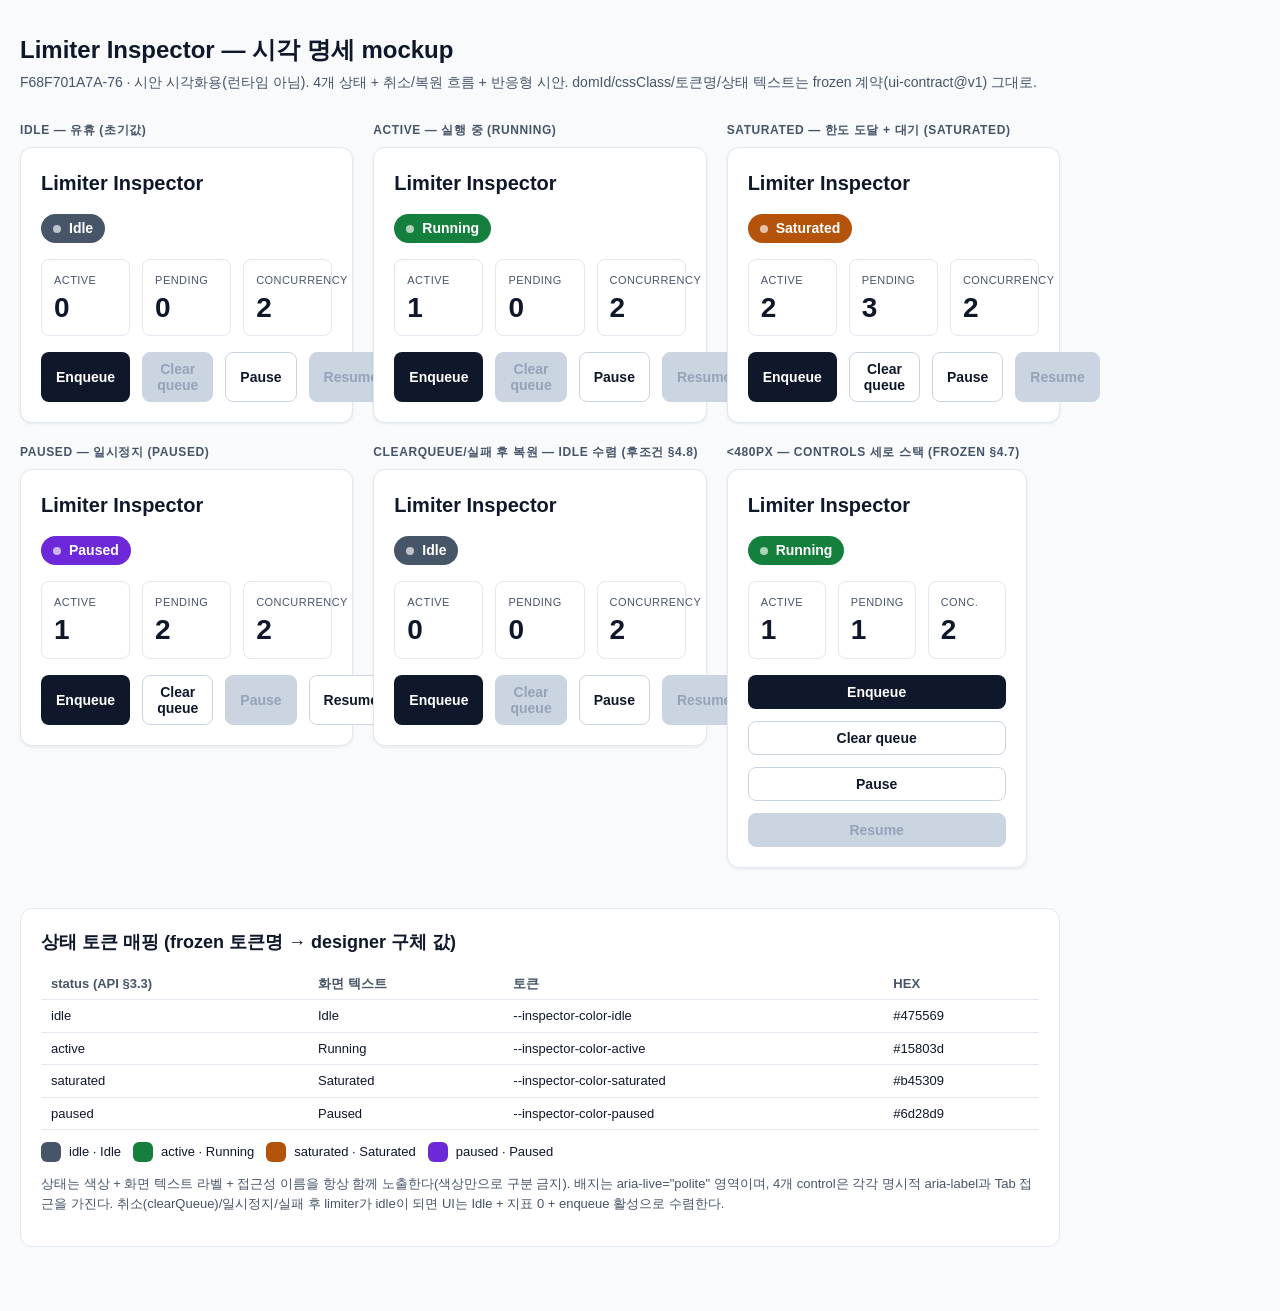
<file: docs/design/mockups/inspector-F68F701A7A-76.html>
<!DOCTYPE html>
<html lang="ko">
<head>
  <meta charset="UTF-8">
  <meta name="viewport" content="width=device-width, initial-scale=1.0">
  <title>Inspector 시각 명세 mockup — F68F701A7A-76</title>
  <style>
    /* ── frozen design token (이름 재정의 금지 / 값은 designer 명세) ── */
    :root {
      --inspector-color-idle:      #475569;
      --inspector-color-active:    #15803d;
      --inspector-color-saturated: #b45309;
      --inspector-color-paused:    #6d28d9;
      --inspector-space-gap:       12px;

      /* 보조 팔레트 (토큰 아님 — 시각 시안 참고값) */
      --bg:        #f8fafc;
      --surface:   #ffffff;
      --border:    #e2e8f0;
      --text:      #0f172a;
      --muted:     #475569;
      --disabled-bg:   #cbd5e1;
      --disabled-fg:   #94a3b8;

      --inspector-font: -apple-system, BlinkMacSystemFont, "Segoe UI", Roboto,
        Helvetica, Arial, sans-serif;
    }

    * { box-sizing: border-box; }
    body {
      margin: 0;
      background: var(--bg);
      color: var(--text);
      font-family: var(--inspector-font);
      line-height: 1.5;
      padding: 32px 20px 64px;
    }
    .page-title { font-size: 1.5rem; font-weight: 700; margin: 0 0 4px; }
    .page-sub   { color: var(--muted); font-size: 0.875rem; margin: 0 0 28px; }
    .grid {
      display: grid;
      grid-template-columns: repeat(auto-fit, minmax(300px, 1fr));
      gap: 20px;
      max-width: 1040px;
    }
    .cell-caption {
      font-size: 0.75rem; font-weight: 600; text-transform: uppercase;
      letter-spacing: 0.05em; color: var(--muted); margin: 0 0 8px;
    }

    /* ── Inspector 카드 (.inspector / #inspector-root) ── */
    .inspector {
      background: var(--surface);
      border: 1px solid var(--border);
      border-radius: 12px;
      box-shadow: 0 1px 3px rgba(15, 23, 42, 0.08);
      padding: 20px;
      max-width: 480px;
    }
    .inspector__title { font-size: 1.25rem; font-weight: 600; margin: 0 0 16px; }

    /* ── 상태 배지 (.inspector__badge / #inspector-status-badge) ── */
    .inspector__badge {
      display: inline-flex; align-items: center; gap: 8px;
      padding: 4px 12px; border-radius: 999px;
      color: #fff; font-size: 0.875rem; font-weight: 600;
      margin-bottom: 16px;
    }
    .inspector__badge::before {
      content: ""; width: 8px; height: 8px; border-radius: 50%;
      background: rgba(255, 255, 255, 0.65);
    }
    .inspector__badge[data-status="idle"]      { background: var(--inspector-color-idle); }
    .inspector__badge[data-status="active"]    { background: var(--inspector-color-active); }
    .inspector__badge[data-status="saturated"] { background: var(--inspector-color-saturated); }
    .inspector__badge[data-status="paused"]    { background: var(--inspector-color-paused); }

    /* ── 지표 (.inspector__metric) ── */
    .metrics {
      display: flex; gap: var(--inspector-space-gap); margin-bottom: 16px;
    }
    .inspector__metric {
      flex: 1; min-width: 0;
      background: var(--surface);
      border: 1px solid var(--border);
      border-radius: 8px;
      padding: 12px;
    }
    .inspector__metric .label {
      font-size: 0.6875rem; font-weight: 500; text-transform: uppercase;
      letter-spacing: 0.04em; color: var(--muted); white-space: nowrap;
    }
    .inspector__metric .value {
      font-size: 1.75rem; font-weight: 700; line-height: 1.1;
      font-variant-numeric: tabular-nums; margin-top: 4px;
    }

    /* ── control (.inspector__controls / .inspector__control) ── */
    .inspector__controls { display: flex; gap: var(--inspector-space-gap); }
    .inspector__control {
      font-family: inherit; font-size: 0.875rem; font-weight: 600;
      padding: 8px 14px; border-radius: 8px; cursor: pointer;
      border: 1px solid transparent;
    }
    .inspector__control:focus-visible { outline: 2px solid #2563eb; outline-offset: 2px; }
    .inspector__control--primary   { background: var(--text); color: #fff; }
    .inspector__control--primary:hover { background: #1e293b; }
    .inspector__control--secondary {
      background: var(--surface); color: var(--text); border-color: #cbd5e1;
    }
    .inspector__control--secondary:hover { background: #f1f5f9; }
    .inspector__control:active:not([aria-disabled="true"]) { transform: translateY(1px); }
    .inspector__control[aria-disabled="true"] {
      background: var(--disabled-bg); color: var(--disabled-fg);
      border-color: var(--disabled-bg); cursor: not-allowed;
    }

    /* ── 반응형: <480px controls 세로 스택 (frozen §4.7) ── */
    @media (max-width: 479px) {
      .inspector__controls { flex-direction: column; }
      .inspector__control  { width: 100%; }
    }

    /* 상태별 흐름 설명 표 */
    .flow {
      max-width: 1040px; margin-top: 40px;
      background: var(--surface); border: 1px solid var(--border);
      border-radius: 12px; padding: 20px;
    }
    .flow h2 { font-size: 1.125rem; margin: 0 0 12px; }
    table { border-collapse: collapse; width: 100%; font-size: 0.8125rem; }
    th, td { text-align: left; padding: 6px 10px; border-bottom: 1px solid var(--border); }
    th { color: var(--muted); font-weight: 600; }
    .swatch-row { display: flex; flex-wrap: wrap; gap: 12px; margin-top: 12px; }
    .swatch {
      display: flex; align-items: center; gap: 8px; font-size: 0.8125rem;
    }
    .swatch i {
      width: 20px; height: 20px; border-radius: 6px; display: inline-block;
    }
    .note { color: var(--muted); font-size: 0.8125rem; margin-top: 12px; }
  </style>
</head>
<body>
  <h1 class="page-title">Limiter Inspector — 시각 명세 mockup</h1>
  <p class="page-sub">
    F68F701A7A-76 · 시안 시각화용(런타임 아님). 4개 상태 + 취소/복원 흐름 + 반응형 시안.
    domId/cssClass/토큰명/상태 텍스트는 frozen 계약(ui-contract@v1) 그대로.
  </p>

  <div class="grid">

    <!-- ── idle ── -->
    <div>
      <p class="cell-caption">idle — 유휴 (초기값)</p>
      <div class="inspector" id="inspector-root">
        <h2 class="inspector__title">Limiter Inspector</h2>
        <span class="inspector__badge" id="inspector-status-badge" data-status="idle" aria-live="polite">Idle</span>
        <div class="metrics">
          <div class="inspector__metric"><div class="label">Active</div><div class="value" id="inspector-active-count">0</div></div>
          <div class="inspector__metric"><div class="label">Pending</div><div class="value" id="inspector-pending-count">0</div></div>
          <div class="inspector__metric"><div class="label">Concurrency</div><div class="value" id="inspector-concurrency-value">2</div></div>
        </div>
        <div class="inspector__controls">
          <button class="inspector__control inspector__control--primary"   id="inspector-enqueue" aria-label="Enqueue a task">Enqueue</button>
          <button class="inspector__control inspector__control--secondary" id="inspector-clear" aria-label="Clear pending queue" aria-disabled="true">Clear queue</button>
          <button class="inspector__control inspector__control--secondary" id="inspector-pause" aria-label="Pause the limiter">Pause</button>
          <button class="inspector__control inspector__control--secondary" id="inspector-resume" aria-label="Resume the limiter" aria-disabled="true">Resume</button>
        </div>
      </div>
    </div>

    <!-- ── active ── -->
    <div>
      <p class="cell-caption">active — 실행 중 (Running)</p>
      <div class="inspector">
        <h2 class="inspector__title">Limiter Inspector</h2>
        <span class="inspector__badge" data-status="active" aria-live="polite">Running</span>
        <div class="metrics">
          <div class="inspector__metric"><div class="label">Active</div><div class="value">1</div></div>
          <div class="inspector__metric"><div class="label">Pending</div><div class="value">0</div></div>
          <div class="inspector__metric"><div class="label">Concurrency</div><div class="value">2</div></div>
        </div>
        <div class="inspector__controls">
          <button class="inspector__control inspector__control--primary"   aria-label="Enqueue a task">Enqueue</button>
          <button class="inspector__control inspector__control--secondary" aria-label="Clear pending queue" aria-disabled="true">Clear queue</button>
          <button class="inspector__control inspector__control--secondary" aria-label="Pause the limiter">Pause</button>
          <button class="inspector__control inspector__control--secondary" aria-label="Resume the limiter" aria-disabled="true">Resume</button>
        </div>
      </div>
    </div>

    <!-- ── saturated ── -->
    <div>
      <p class="cell-caption">saturated — 한도 도달 + 대기 (Saturated)</p>
      <div class="inspector">
        <h2 class="inspector__title">Limiter Inspector</h2>
        <span class="inspector__badge" data-status="saturated" aria-live="polite">Saturated</span>
        <div class="metrics">
          <div class="inspector__metric"><div class="label">Active</div><div class="value">2</div></div>
          <div class="inspector__metric"><div class="label">Pending</div><div class="value">3</div></div>
          <div class="inspector__metric"><div class="label">Concurrency</div><div class="value">2</div></div>
        </div>
        <div class="inspector__controls">
          <button class="inspector__control inspector__control--primary"   aria-label="Enqueue a task">Enqueue</button>
          <button class="inspector__control inspector__control--secondary" aria-label="Clear pending queue">Clear queue</button>
          <button class="inspector__control inspector__control--secondary" aria-label="Pause the limiter">Pause</button>
          <button class="inspector__control inspector__control--secondary" aria-label="Resume the limiter" aria-disabled="true">Resume</button>
        </div>
      </div>
    </div>

    <!-- ── paused ── -->
    <div>
      <p class="cell-caption">paused — 일시정지 (Paused)</p>
      <div class="inspector">
        <h2 class="inspector__title">Limiter Inspector</h2>
        <span class="inspector__badge" data-status="paused" aria-live="polite">Paused</span>
        <div class="metrics">
          <div class="inspector__metric"><div class="label">Active</div><div class="value">1</div></div>
          <div class="inspector__metric"><div class="label">Pending</div><div class="value">2</div></div>
          <div class="inspector__metric"><div class="label">Concurrency</div><div class="value">2</div></div>
        </div>
        <div class="inspector__controls">
          <button class="inspector__control inspector__control--primary"   aria-label="Enqueue a task">Enqueue</button>
          <button class="inspector__control inspector__control--secondary" aria-label="Clear pending queue">Clear queue</button>
          <button class="inspector__control inspector__control--secondary" aria-label="Pause the limiter" aria-disabled="true">Pause</button>
          <button class="inspector__control inspector__control--secondary" aria-label="Resume the limiter">Resume</button>
        </div>
      </div>
    </div>

    <!-- ── clearQueue 복원 후 (후조건 §4.8) ── -->
    <div>
      <p class="cell-caption">clearQueue/실패 후 복원 — Idle 수렴 (후조건 §4.8)</p>
      <div class="inspector">
        <h2 class="inspector__title">Limiter Inspector</h2>
        <span class="inspector__badge" data-status="idle" aria-live="polite">Idle</span>
        <div class="metrics">
          <div class="inspector__metric"><div class="label">Active</div><div class="value">0</div></div>
          <div class="inspector__metric"><div class="label">Pending</div><div class="value">0</div></div>
          <div class="inspector__metric"><div class="label">Concurrency</div><div class="value">2</div></div>
        </div>
        <div class="inspector__controls">
          <button class="inspector__control inspector__control--primary"   aria-label="Enqueue a task">Enqueue</button>
          <button class="inspector__control inspector__control--secondary" aria-label="Clear pending queue" aria-disabled="true">Clear queue</button>
          <button class="inspector__control inspector__control--secondary" aria-label="Pause the limiter">Pause</button>
          <button class="inspector__control inspector__control--secondary" aria-label="Resume the limiter" aria-disabled="true">Resume</button>
        </div>
      </div>
    </div>

    <!-- ── 반응형 <480px 미리보기 ── -->
    <div>
      <p class="cell-caption">&lt;480px — controls 세로 스택 (frozen §4.7)</p>
      <div class="inspector" style="max-width: 300px;">
        <h2 class="inspector__title">Limiter Inspector</h2>
        <span class="inspector__badge" data-status="active" aria-live="polite">Running</span>
        <div class="metrics">
          <div class="inspector__metric"><div class="label">Active</div><div class="value">1</div></div>
          <div class="inspector__metric"><div class="label">Pending</div><div class="value">1</div></div>
          <div class="inspector__metric"><div class="label">Conc.</div><div class="value">2</div></div>
        </div>
        <div class="inspector__controls" style="flex-direction: column;">
          <button class="inspector__control inspector__control--primary"   style="width:100%" aria-label="Enqueue a task">Enqueue</button>
          <button class="inspector__control inspector__control--secondary" style="width:100%" aria-label="Clear pending queue">Clear queue</button>
          <button class="inspector__control inspector__control--secondary" style="width:100%" aria-label="Pause the limiter">Pause</button>
          <button class="inspector__control inspector__control--secondary" style="width:100%" aria-label="Resume the limiter" aria-disabled="true">Resume</button>
        </div>
      </div>
    </div>

  </div>

  <!-- ── 상태 토큰 · 흐름 요약 ── -->
  <div class="flow">
    <h2>상태 토큰 매핑 (frozen 토큰명 → designer 구체 값)</h2>
    <table>
      <thead><tr><th>status (API §3.3)</th><th>화면 텍스트</th><th>토큰</th><th>HEX</th></tr></thead>
      <tbody>
        <tr><td>idle</td><td>Idle</td><td>--inspector-color-idle</td><td>#475569</td></tr>
        <tr><td>active</td><td>Running</td><td>--inspector-color-active</td><td>#15803d</td></tr>
        <tr><td>saturated</td><td>Saturated</td><td>--inspector-color-saturated</td><td>#b45309</td></tr>
        <tr><td>paused</td><td>Paused</td><td>--inspector-color-paused</td><td>#6d28d9</td></tr>
      </tbody>
    </table>
    <div class="swatch-row">
      <span class="swatch"><i style="background:#475569"></i> idle · Idle</span>
      <span class="swatch"><i style="background:#15803d"></i> active · Running</span>
      <span class="swatch"><i style="background:#b45309"></i> saturated · Saturated</span>
      <span class="swatch"><i style="background:#6d28d9"></i> paused · Paused</span>
    </div>
    <p class="note">
      상태는 색상 + 화면 텍스트 라벨 + 접근성 이름을 항상 함께 노출한다(색상만으로 구분 금지).
      배지는 aria-live="polite" 영역이며, 4개 control은 각각 명시적 aria-label과 Tab 접근을 가진다.
      취소(clearQueue)/일시정지/실패 후 limiter가 idle이 되면 UI는 Idle + 지표 0 + enqueue 활성으로 수렴한다.
    </p>
  </div>
</body>
</html>
</file>
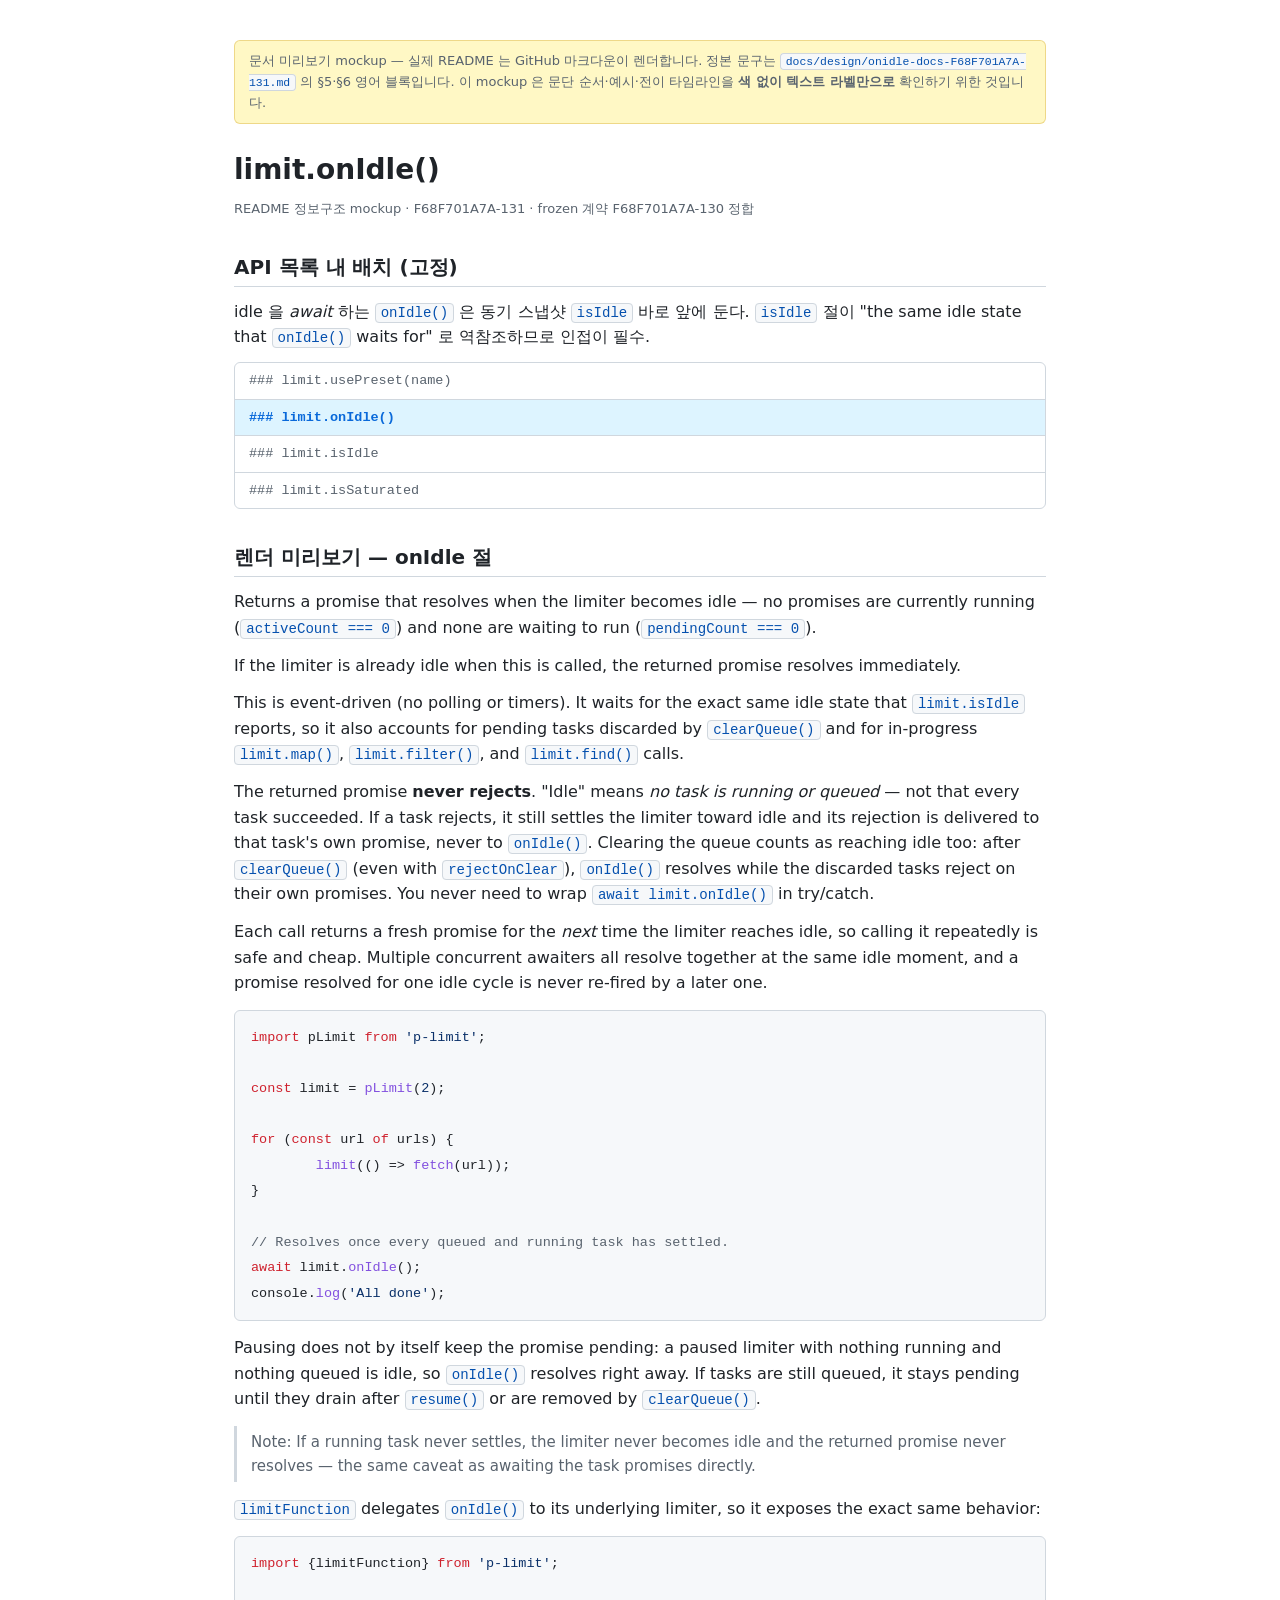
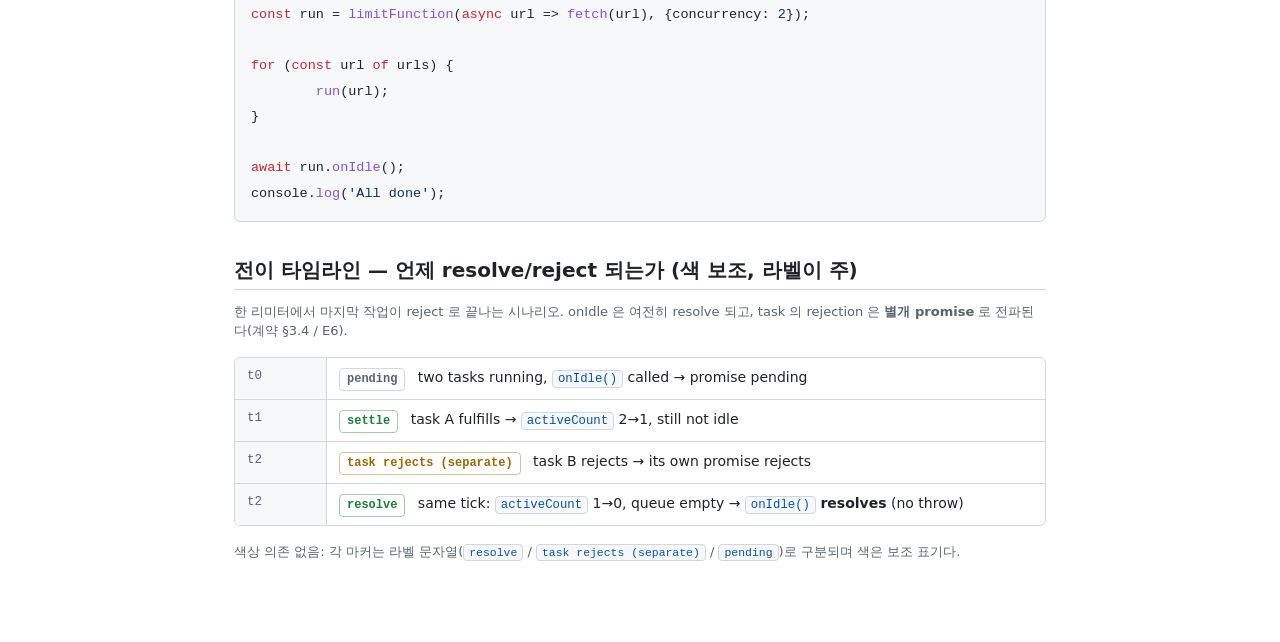
<file: docs/design/mockups/onidle-docs-F68F701A7A-131.html>
<!DOCTYPE html>
<html lang="en">
<head>
<meta charset="UTF-8">
<meta name="viewport" content="width=device-width, initial-scale=1.0">
<title>limit.onIdle() — README 정보구조 mockup (F68F701A7A-131)</title>
<style>
  :root {
    --bg: #ffffff;
    --surface: #f6f8fa;
    --border: #d0d7de;
    --text: #1f2328;
    --text-muted: #59636e;
    --accent: #0969da;
    --code: #0550ae;
    --ok: #1a7f37;
    --warn: #9a6700;
    --font-body: system-ui, -apple-system, "Segoe UI", sans-serif;
    --font-mono: ui-monospace, SFMono-Regular, Menlo, Consolas, monospace;
  }
  * { box-sizing: border-box; }
  body {
    margin: 0;
    background: var(--bg);
    color: var(--text);
    font-family: var(--font-body);
    font-size: 16px;
    line-height: 1.6;
  }
  .doc {
    max-width: 860px;
    margin: 0 auto;
    padding: 40px 24px 72px;
  }
  .doc-note {
    background: #fff8c5;
    border: 1px solid #d4a72c66;
    border-radius: 6px;
    padding: 10px 14px;
    font-size: 13px;
    color: var(--text-muted);
    margin-bottom: 28px;
  }
  h1 { font-size: 28px; font-weight: 600; line-height: 1.25; margin: 0 0 4px; }
  h2 {
    font-size: 20px; font-weight: 600; line-height: 1.25;
    margin: 36px 0 12px; padding-bottom: 6px;
    border-bottom: 1px solid var(--border);
  }
  h3 {
    font-size: 16px; font-weight: 600; line-height: 1.3;
    margin: 24px 0 8px;
    font-family: var(--font-mono);
  }
  p { margin: 12px 0; }
  em { font-style: italic; }
  code {
    font-family: var(--font-mono);
    font-size: 0.88em;
    background: var(--surface);
    border: 1px solid var(--border);
    border-radius: 4px;
    padding: 1px 5px;
    color: var(--code);
  }
  a { color: var(--accent); text-decoration: none; }
  .caption { font-size: 13px; color: var(--text-muted); line-height: 1.5; }

  pre {
    background: var(--surface);
    border: 1px solid var(--border);
    border-radius: 6px;
    padding: 14px 16px;
    overflow-x: auto;
    margin: 14px 0;
  }
  pre code {
    background: none;
    border: none;
    padding: 0;
    color: var(--text);
    font-size: 13.5px;
    line-height: 1.55;
  }
  .tok-com { color: var(--text-muted); }
  .tok-key { color: #cf222e; }
  .tok-str { color: #0a3069; }
  .tok-fn  { color: #8250df; }

  .noteblock {
    border-left: 3px solid var(--border);
    padding: 4px 0 4px 14px;
    margin: 14px 0;
    color: var(--text-muted);
    font-size: 15px;
  }

  /* placement strip: API list position */
  .apilist {
    list-style: none;
    margin: 12px 0;
    padding: 0;
    border: 1px solid var(--border);
    border-radius: 6px;
    overflow: hidden;
    font-family: var(--font-mono);
    font-size: 13.5px;
  }
  .apilist li { padding: 7px 14px; border-top: 1px solid var(--border); }
  .apilist li:first-child { border-top: none; }
  .apilist li.here {
    background: #ddf4ff;
    font-weight: 600;
    color: var(--accent);
  }
  .apilist li.muted { color: var(--text-muted); }

  /* transition timeline — text labels are primary, color is secondary */
  .timeline {
    border: 1px solid var(--border);
    border-radius: 6px;
    margin: 16px 0;
    overflow: hidden;
  }
  .timeline .row {
    display: grid;
    grid-template-columns: 92px 1fr;
    border-top: 1px solid var(--border);
  }
  .timeline .row:first-child { border-top: none; }
  .timeline .t {
    padding: 8px 12px;
    font-family: var(--font-mono);
    font-size: 12.5px;
    color: var(--text-muted);
    background: var(--surface);
    border-right: 1px solid var(--border);
  }
  .timeline .ev { padding: 8px 12px; font-size: 14px; }
  .marker {
    display: inline-block;
    font-family: var(--font-mono);
    font-size: 12px;
    font-weight: 600;
    border: 1px solid var(--border);
    border-radius: 4px;
    padding: 1px 7px;
    margin-right: 8px;
  }
  .marker[data-kind="resolve"] { color: var(--ok);   border-color: #1a7f3766; }
  .marker[data-kind="reject"]  { color: var(--warn); border-color: #9a670066; }
  .marker[data-kind="pending"] { color: var(--text-muted); }
</style>
</head>
<body>
<div class="doc">
  <div class="doc-note">
    문서 미리보기 mockup — 실제 README 는 GitHub 마크다운이 렌더합니다. 정본 문구는
    <code>docs/design/onidle-docs-F68F701A7A-131.md</code> 의 §5·§6 영어 블록입니다.
    이 mockup 은 문단 순서·예시·전이 타임라인을 <b>색 없이 텍스트 라벨만으로</b> 확인하기 위한 것입니다.
  </div>

  <h1>limit.onIdle()</h1>
  <p class="caption">README 정보구조 mockup · F68F701A7A-131 · frozen 계약 F68F701A7A-130 정합</p>

  <h2>API 목록 내 배치 (고정)</h2>
  <p>idle 을 <em>await</em> 하는 <code>onIdle()</code> 은 동기 스냅샷 <code>isIdle</code> 바로 앞에 둔다.
  <code>isIdle</code> 절이 "the same idle state that <code>onIdle()</code> waits for" 로 역참조하므로 인접이 필수.</p>
  <ul class="apilist">
    <li class="muted">### limit.usePreset(name)</li>
    <li class="here">### limit.onIdle()</li>
    <li class="muted">### limit.isIdle</li>
    <li class="muted">### limit.isSaturated</li>
  </ul>

  <h2>렌더 미리보기 — onIdle 절</h2>

  <p>Returns a promise that resolves when the limiter becomes idle — no promises are
  currently running (<code>activeCount === 0</code>) and none are waiting to run
  (<code>pendingCount === 0</code>).</p>

  <p>If the limiter is already idle when this is called, the returned promise resolves
  immediately.</p>

  <p>This is event-driven (no polling or timers). It waits for the exact same idle state
  that <code>limit.isIdle</code> reports, so it also accounts for pending tasks discarded
  by <code>clearQueue()</code> and for in-progress <code>limit.map()</code>,
  <code>limit.filter()</code>, and <code>limit.find()</code> calls.</p>

  <p>The returned promise <b>never rejects</b>. "Idle" means <em>no task is running or
  queued</em> — not that every task succeeded. If a task rejects, it still settles the
  limiter toward idle and its rejection is delivered to that task's own promise, never to
  <code>onIdle()</code>. Clearing the queue counts as reaching idle too: after
  <code>clearQueue()</code> (even with <code>rejectOnClear</code>), <code>onIdle()</code>
  resolves while the discarded tasks reject on their own promises. You never need to wrap
  <code>await limit.onIdle()</code> in try/catch.</p>

  <p>Each call returns a fresh promise for the <em>next</em> time the limiter reaches idle,
  so calling it repeatedly is safe and cheap. Multiple concurrent awaiters all resolve
  together at the same idle moment, and a promise resolved for one idle cycle is never
  re-fired by a later one.</p>

  <pre><code><span class="tok-key">import</span> pLimit <span class="tok-key">from</span> <span class="tok-str">'p-limit'</span>;

<span class="tok-key">const</span> limit = <span class="tok-fn">pLimit</span>(<span class="tok-str">2</span>);

<span class="tok-key">for</span> (<span class="tok-key">const</span> url <span class="tok-key">of</span> urls) {
	<span class="tok-fn">limit</span>(() => <span class="tok-fn">fetch</span>(url));
}

<span class="tok-com">// Resolves once every queued and running task has settled.</span>
<span class="tok-key">await</span> limit.<span class="tok-fn">onIdle</span>();
console.<span class="tok-fn">log</span>(<span class="tok-str">'All done'</span>);</code></pre>

  <p>Pausing does not by itself keep the promise pending: a paused limiter with nothing
  running and nothing queued is idle, so <code>onIdle()</code> resolves right away. If
  tasks are still queued, it stays pending until they drain after <code>resume()</code> or
  are removed by <code>clearQueue()</code>.</p>

  <div class="noteblock">
    Note: If a running task never settles, the limiter never becomes idle and the returned
    promise never resolves — the same caveat as awaiting the task promises directly.
  </div>

  <p><code>limitFunction</code> delegates <code>onIdle()</code> to its underlying limiter,
  so it exposes the exact same behavior:</p>

  <pre><code><span class="tok-key">import</span> {limitFunction} <span class="tok-key">from</span> <span class="tok-str">'p-limit'</span>;

<span class="tok-key">const</span> run = <span class="tok-fn">limitFunction</span>(<span class="tok-key">async</span> url => <span class="tok-fn">fetch</span>(url), {concurrency: <span class="tok-str">2</span>});

<span class="tok-key">for</span> (<span class="tok-key">const</span> url <span class="tok-key">of</span> urls) {
	<span class="tok-fn">run</span>(url);
}

<span class="tok-key">await</span> run.<span class="tok-fn">onIdle</span>();
console.<span class="tok-fn">log</span>(<span class="tok-str">'All done'</span>);</code></pre>

  <h2>전이 타임라인 — 언제 resolve/reject 되는가 (색 보조, 라벨이 주)</h2>
  <p class="caption">한 리미터에서 마지막 작업이 reject 로 끝나는 시나리오. onIdle 은 여전히 resolve 되고,
  task 의 rejection 은 <b>별개 promise</b> 로 전파된다(계약 §3.4 / E6).</p>
  <div class="timeline">
    <div class="row">
      <div class="t">t0</div>
      <div class="ev"><span class="marker" data-kind="pending">pending</span> two tasks running, <code>onIdle()</code> called → promise pending</div>
    </div>
    <div class="row">
      <div class="t">t1</div>
      <div class="ev"><span class="marker" data-kind="resolve">settle</span> task A fulfills → <code>activeCount</code> 2→1, still not idle</div>
    </div>
    <div class="row">
      <div class="t">t2</div>
      <div class="ev"><span class="marker" data-kind="reject">task rejects (separate)</span> task B rejects → its own promise rejects</div>
    </div>
    <div class="row">
      <div class="t">t2</div>
      <div class="ev"><span class="marker" data-kind="resolve">resolve</span> same tick: <code>activeCount</code> 1→0, queue empty → <code>onIdle()</code> <b>resolves</b> (no throw)</div>
    </div>
  </div>

  <p class="caption">색상 의존 없음: 각 마커는 라벨 문자열(<code>resolve</code> / <code>task rejects (separate)</code> /
  <code>pending</code>)로 구분되며 색은 보조 표기다.</p>
</div>
</body>
</html>
</file>
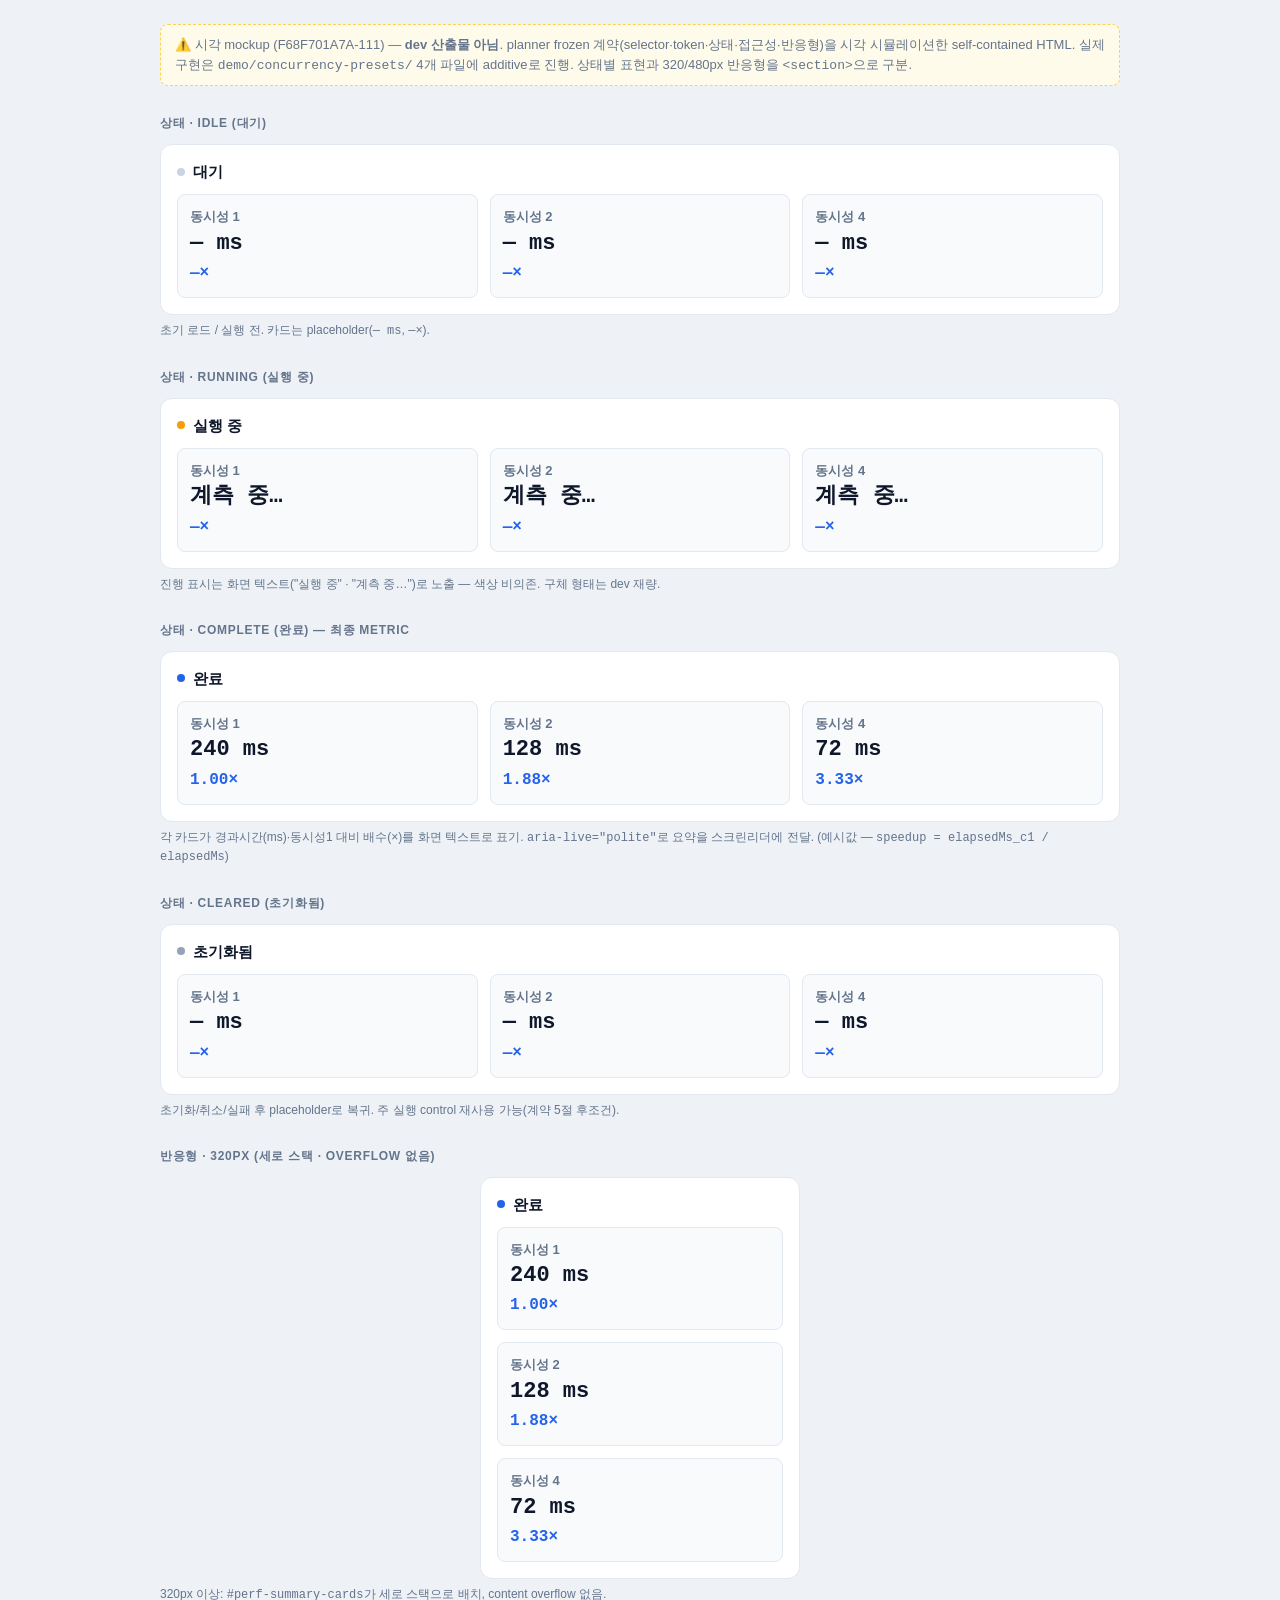
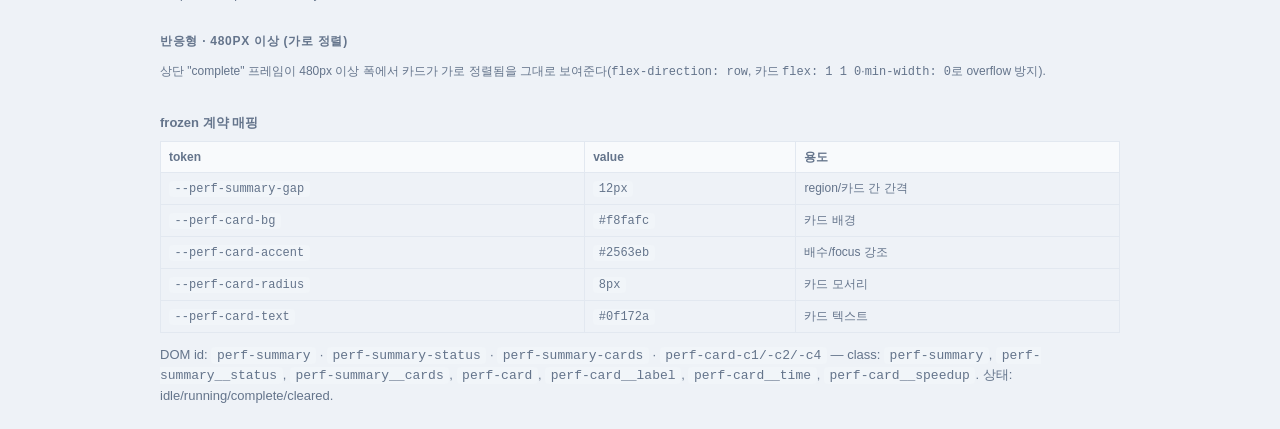
<file: docs/design/mockups/perf-summary-F68F701A7A-111.html>
<!DOCTYPE html>
<html lang="ko">
<head>
  <meta charset="UTF-8">
  <meta name="viewport" content="width=device-width, initial-scale=1">
  <title>성능 요약 결과 카드 — 시각 mockup (F68F701A7A-111)</title>
  <style>
    :root {
      /* frozen design token (계약 6절 — exact value, 재정의 금지) */
      --perf-summary-gap: 12px;
      --perf-card-bg: #f8fafc;
      --perf-card-accent: #2563eb;
      --perf-card-radius: 8px;
      --perf-card-text: #0f172a;

      /* mockup 보조 팔레트 (로컬 · dev 산출물 아님) */
      --c-bg: #eef2f7;
      --c-surface: #ffffff;
      --c-border: #e2e8f0;
      --c-text-muted: #64748b;
      --font-sans: -apple-system, BlinkMacSystemFont, "Segoe UI", Roboto, "Apple SD Gothic Neo", "Noto Sans KR", sans-serif;
      --font-mono: ui-monospace, "SFMono-Regular", Menlo, Consolas, monospace;
    }

    * { box-sizing: border-box; }
    body {
      margin: 0;
      font-family: var(--font-sans);
      color: var(--perf-card-text);
      background: var(--c-bg);
      line-height: 1.5;
      padding: 1rem;
    }
    @media (min-width: 720px) { body { padding: 1.5rem; } }

    .mock-note {
      max-width: 960px;
      margin: 0 auto 1.25rem;
      font-size: 0.8125rem;
      color: var(--c-text-muted);
      background: #fffbeb;
      border: 1px dashed #fcd34d;
      border-radius: 8px;
      padding: 0.625rem 0.875rem;
    }
    .mock-section-title {
      max-width: 960px;
      margin: 1.75rem auto 0.75rem;
      font-size: 0.75rem;
      font-weight: 700;
      letter-spacing: 0.06em;
      text-transform: uppercase;
      color: var(--c-text-muted);
    }
    .mock-viewport {
      max-width: 960px;
      margin: 0 auto;
      background: var(--c-surface);
      border: 1px solid var(--c-border);
      border-radius: 12px;
      padding: 1rem;
    }
    /* 320px 폭 시뮬레이션 프레임 */
    .mock-viewport--320 { max-width: 320px; margin: 0 auto; }
    .mock-caption {
      max-width: 960px;
      margin: 0.375rem auto 0;
      font-size: 0.75rem;
      color: var(--c-text-muted);
    }

    /* ===== 요약 region (계약 4절 exact id/class) ===== */
    .perf-summary {
      display: flex;
      flex-direction: column;
      gap: var(--perf-summary-gap);
    }
    .perf-summary__status {
      margin: 0;
      font-size: 0.9375rem;
      font-weight: 700;
      line-height: 1.4;
      display: inline-flex;
      align-items: center;
      gap: 0.5rem;
    }
    /* 상태 dot 은 보조 표시일 뿐 — 정보는 항상 텍스트가 담당(색상 비의존) */
    .perf-summary__status::before {
      content: "";
      width: 0.5rem;
      height: 0.5rem;
      border-radius: 50%;
      background: var(--c-text-muted);
      flex: none;
    }
    .is-idle .perf-summary__status::before { background: #cbd5e1; }
    .is-running .perf-summary__status::before { background: #f59e0b; }
    .is-complete .perf-summary__status::before { background: var(--perf-card-accent); }
    .is-cleared .perf-summary__status::before { background: #94a3b8; }

    .perf-summary__cards {
      display: flex;
      flex-direction: column;      /* 320px↑ 세로 스택 (계약 8절) */
      gap: var(--perf-summary-gap);
    }
    @media (min-width: 480px) {
      .perf-summary__cards { flex-direction: row; }   /* 480px↑ 가로 정렬 */
    }

    .perf-card {
      flex: 1 1 0;
      min-width: 0;                /* content overflow 방지 */
      background: var(--perf-card-bg);
      color: var(--perf-card-text);
      border: 1px solid var(--c-border);
      border-radius: var(--perf-card-radius);
      padding: 12px;
      display: flex;
      flex-direction: column;
      gap: 4px;
    }
    .perf-card:hover,
    .perf-card:focus-within {
      outline: 2px solid var(--perf-card-accent);
      outline-offset: 1px;
    }
    .perf-card__label {
      font-size: 0.8125rem;
      font-weight: 600;
      color: var(--c-text-muted);
    }
    .perf-card__time {
      font-family: var(--font-mono);
      font-size: 1.375rem;
      font-weight: 700;
      line-height: 1.2;
      overflow-wrap: anywhere;
    }
    .perf-card__speedup {
      font-family: var(--font-mono);
      font-size: 1rem;
      font-weight: 600;
      color: var(--perf-card-accent);   /* accent — 단, 배수 값은 텍스트로 명시 */
    }

    /* 반응형 데모 프레임(480px 미만 강제 세로 스택 시각화) */
    .mock-viewport--320 .perf-summary__cards { flex-direction: column; }

    .legend {
      max-width: 960px;
      margin: 2rem auto 0;
      font-size: 0.8125rem;
      color: var(--c-text-muted);
    }
    .legend code {
      font-family: var(--font-mono);
      background: #f1f5f9;
      padding: 0.05rem 0.35rem;
      border-radius: 4px;
    }
    .legend table { border-collapse: collapse; width: 100%; margin-top: 0.5rem; }
    .legend th, .legend td {
      border: 1px solid var(--c-border);
      padding: 0.375rem 0.5rem;
      text-align: left;
      font-size: 0.75rem;
    }
    .legend th { background: #f8fafc; }
  </style>
</head>
<body>

  <p class="mock-note">
    ⚠️ 시각 mockup (F68F701A7A-111) — <strong>dev 산출물 아님</strong>. planner frozen 계약(selector·token·상태·접근성·반응형)을
    시각 시뮬레이션한 self-contained HTML. 실제 구현은 <code>demo/concurrency-presets/</code> 4개 파일에 additive로 진행.
    상태별 표현과 320/480px 반응형을 <code>&lt;section&gt;</code>으로 구분.
  </p>

  <!-- ===== 상태 1: idle (대기) ===== -->
  <div class="mock-section-title">상태 · idle (대기)</div>
  <section class="mock-viewport">
    <div class="perf-summary is-idle" id="perf-summary" aria-live="polite">
      <p class="perf-summary__status" id="perf-summary-status">대기</p>
      <div class="perf-summary__cards" id="perf-summary-cards">
        <article class="perf-card" id="perf-card-c1">
          <span class="perf-card__label">동시성 1</span>
          <span class="perf-card__time">— ms</span>
          <span class="perf-card__speedup">—×</span>
        </article>
        <article class="perf-card" id="perf-card-c2">
          <span class="perf-card__label">동시성 2</span>
          <span class="perf-card__time">— ms</span>
          <span class="perf-card__speedup">—×</span>
        </article>
        <article class="perf-card" id="perf-card-c4">
          <span class="perf-card__label">동시성 4</span>
          <span class="perf-card__time">— ms</span>
          <span class="perf-card__speedup">—×</span>
        </article>
      </div>
    </div>
  </section>
  <p class="mock-caption">초기 로드 / 실행 전. 카드는 placeholder(<code>— ms</code>, <code>—×</code>).</p>

  <!-- ===== 상태 2: running (실행 중) ===== -->
  <div class="mock-section-title">상태 · running (실행 중)</div>
  <section class="mock-viewport">
    <div class="perf-summary is-running" aria-live="polite">
      <p class="perf-summary__status">실행 중</p>
      <div class="perf-summary__cards">
        <article class="perf-card">
          <span class="perf-card__label">동시성 1</span>
          <span class="perf-card__time">계측 중…</span>
          <span class="perf-card__speedup">—×</span>
        </article>
        <article class="perf-card">
          <span class="perf-card__label">동시성 2</span>
          <span class="perf-card__time">계측 중…</span>
          <span class="perf-card__speedup">—×</span>
        </article>
        <article class="perf-card">
          <span class="perf-card__label">동시성 4</span>
          <span class="perf-card__time">계측 중…</span>
          <span class="perf-card__speedup">—×</span>
        </article>
      </div>
    </div>
  </section>
  <p class="mock-caption">진행 표시는 화면 텍스트("실행 중" · "계측 중…")로 노출 — 색상 비의존. 구체 형태는 dev 재량.</p>

  <!-- ===== 상태 3: complete (완료) ===== -->
  <div class="mock-section-title">상태 · complete (완료) — 최종 metric</div>
  <section class="mock-viewport">
    <div class="perf-summary is-complete" aria-live="polite">
      <p class="perf-summary__status">완료</p>
      <div class="perf-summary__cards">
        <article class="perf-card">
          <span class="perf-card__label">동시성 1</span>
          <span class="perf-card__time">240 ms</span>
          <span class="perf-card__speedup">1.00×</span>
        </article>
        <article class="perf-card">
          <span class="perf-card__label">동시성 2</span>
          <span class="perf-card__time">128 ms</span>
          <span class="perf-card__speedup">1.88×</span>
        </article>
        <article class="perf-card">
          <span class="perf-card__label">동시성 4</span>
          <span class="perf-card__time">72 ms</span>
          <span class="perf-card__speedup">3.33×</span>
        </article>
      </div>
    </div>
  </section>
  <p class="mock-caption">
    각 카드가 경과시간(ms)·동시성1 대비 배수(×)를 화면 텍스트로 표기. <code>aria-live="polite"</code>로 요약을 스크린리더에 전달.
    (예시값 — <code>speedup = elapsedMs_c1 / elapsedMs</code>)
  </p>

  <!-- ===== 상태 4: cleared (초기화됨) ===== -->
  <div class="mock-section-title">상태 · cleared (초기화됨)</div>
  <section class="mock-viewport">
    <div class="perf-summary is-cleared" aria-live="polite">
      <p class="perf-summary__status">초기화됨</p>
      <div class="perf-summary__cards">
        <article class="perf-card">
          <span class="perf-card__label">동시성 1</span>
          <span class="perf-card__time">— ms</span>
          <span class="perf-card__speedup">—×</span>
        </article>
        <article class="perf-card">
          <span class="perf-card__label">동시성 2</span>
          <span class="perf-card__time">— ms</span>
          <span class="perf-card__speedup">—×</span>
        </article>
        <article class="perf-card">
          <span class="perf-card__label">동시성 4</span>
          <span class="perf-card__time">— ms</span>
          <span class="perf-card__speedup">—×</span>
        </article>
      </div>
    </div>
  </section>
  <p class="mock-caption">초기화/취소/실패 후 placeholder로 복귀. 주 실행 control 재사용 가능(계약 5절 후조건).</p>

  <!-- ===== 반응형: 320px 세로 스택 ===== -->
  <div class="mock-section-title">반응형 · 320px (세로 스택 · overflow 없음)</div>
  <section class="mock-viewport mock-viewport--320">
    <div class="perf-summary is-complete" aria-live="polite">
      <p class="perf-summary__status">완료</p>
      <div class="perf-summary__cards">
        <article class="perf-card">
          <span class="perf-card__label">동시성 1</span>
          <span class="perf-card__time">240 ms</span>
          <span class="perf-card__speedup">1.00×</span>
        </article>
        <article class="perf-card">
          <span class="perf-card__label">동시성 2</span>
          <span class="perf-card__time">128 ms</span>
          <span class="perf-card__speedup">1.88×</span>
        </article>
        <article class="perf-card">
          <span class="perf-card__label">동시성 4</span>
          <span class="perf-card__time">72 ms</span>
          <span class="perf-card__speedup">3.33×</span>
        </article>
      </div>
    </div>
  </section>
  <p class="mock-caption">320px 이상: <code>#perf-summary-cards</code>가 세로 스택으로 배치, content overflow 없음.</p>

  <!-- ===== 반응형: 480px↑ 가로 정렬 (상단 완료 상태가 이미 가로 정렬을 표현) ===== -->
  <div class="mock-section-title">반응형 · 480px 이상 (가로 정렬)</div>
  <p class="mock-caption" style="margin-top:0;">
    상단 "complete" 프레임이 480px 이상 폭에서 카드가 가로 정렬됨을 그대로 보여준다(<code>flex-direction: row</code>, 카드 <code>flex: 1 1 0</code>·<code>min-width: 0</code>로 overflow 방지).
  </p>

  <!-- ===== 계약 매핑 범례 ===== -->
  <div class="legend">
    <strong>frozen 계약 매핑</strong>
    <table>
      <thead>
        <tr><th>token</th><th>value</th><th>용도</th></tr>
      </thead>
      <tbody>
        <tr><td><code>--perf-summary-gap</code></td><td><code>12px</code></td><td>region/카드 간 간격</td></tr>
        <tr><td><code>--perf-card-bg</code></td><td><code>#f8fafc</code></td><td>카드 배경</td></tr>
        <tr><td><code>--perf-card-accent</code></td><td><code>#2563eb</code></td><td>배수/focus 강조</td></tr>
        <tr><td><code>--perf-card-radius</code></td><td><code>8px</code></td><td>카드 모서리</td></tr>
        <tr><td><code>--perf-card-text</code></td><td><code>#0f172a</code></td><td>카드 텍스트</td></tr>
      </tbody>
    </table>
    <p style="margin-top:0.75rem;">
      DOM id: <code>perf-summary</code> · <code>perf-summary-status</code> · <code>perf-summary-cards</code> ·
      <code>perf-card-c1/-c2/-c4</code> — class: <code>perf-summary</code>, <code>perf-summary__status</code>,
      <code>perf-summary__cards</code>, <code>perf-card</code>, <code>perf-card__label</code>,
      <code>perf-card__time</code>, <code>perf-card__speedup</code>. 상태: idle/running/complete/cleared.
    </p>
  </div>

</body>
</html>
</file>
<file: demo/concurrency-presets/styles.css>
/* demo/concurrency-presets/styles.css
 * 동시성 프리셋 비교 패널 — 시각 스타일 (F68F701A7A-46 design contract §2~§5 구현)
 * vanilla-static: 외부 의존성 0건 · system font · CSS 변수 자체 정의
 *
 * 아래 :root ~ motion 블록은 designer 계약(docs/design/concurrency-presets-contract.md §6.8)이
 * 동결 제공한 완성형 스타일시트 전문을 그대로 저장한 것이다(frozen token/selector 임의 변경 금지).
 * 파일 하단 "developer local additions" 는 본 index.html 구조(__timeline <ul>, .state-tag 배치)를
 * 연결하기 위한 로컬 보조 규칙으로, frozen 이름을 재정의하지 않는다(계약 §6.8 note 허용 범위). */

:root {
  /* frozen design token (계약 7절 — 이름 고정) */
  --color-status-waiting: #cbd5e1;
  --color-status-running: #f59e0b;
  --color-status-complete: #15803d;
  --space-panel-gap: 1rem;

  /* 보조 팔레트 (계약에 이름 고정 아님 — 로컬 변수) */
  --c-bg: #f8fafc;
  --c-surface: #ffffff;
  --c-border: #e2e8f0;
  --c-text: #0f172a;
  --c-text-muted: #64748b;
  --c-primary: #2563eb;
  --c-primary-hover: #1d4ed8;

  /* 상태별 전경색 (§2.1 대비 검증 완료) */
  --c-on-waiting: #334155;
  --c-on-running: #1f2937;
  --c-on-complete: #ffffff;

  --font-sans: -apple-system, BlinkMacSystemFont, "Segoe UI", Roboto,
               "Helvetica Neue", "Apple SD Gothic Neo", "Noto Sans KR", sans-serif;
  --font-mono: ui-monospace, "SFMono-Regular", Menlo, Consolas, monospace;
}

* { box-sizing: border-box; }

body {
  margin: 0;
  font-family: var(--font-sans);
  color: var(--c-text);
  background: var(--c-bg);
  line-height: 1.5;
}

/* 루트 컨테이너 (§5.1) */
.concurrency-presets {
  padding: 1rem;
  background: var(--c-bg);
}
@media (min-width: 720px) {
  .concurrency-presets { padding: 1.5rem; }
}

.concurrency-presets > header { margin-bottom: 1rem; }
.concurrency-presets h1 {
  font-size: 1.5rem; font-weight: 700; line-height: 1.3; margin: 0 0 0.25rem;
}
.concurrency-presets header p {
  font-size: 0.8125rem; color: var(--c-text-muted); margin: 0;
}

/* 컨트롤 행 (§5.2) */
.concurrency-presets__controls {
  display: flex; gap: 0.75rem; margin-bottom: 1rem; flex-wrap: wrap;
}
#preset-run,
#preset-reset {
  min-height: 44px; min-width: 44px;
  padding: 0.5rem 1.25rem;
  font: 600 0.875rem/1 var(--font-sans);
  border-radius: 8px;
  cursor: pointer;
  transition: background-color 0.15s ease, opacity 0.15s ease;
}
#preset-run {
  background: var(--c-primary); color: #fff; border: 1px solid var(--c-primary);
}
#preset-run:hover { background: var(--c-primary-hover); border-color: var(--c-primary-hover); }
#preset-run:disabled { opacity: 0.5; cursor: not-allowed; }
#preset-reset {
  background: var(--c-surface); color: var(--c-text); border: 1px solid var(--c-border);
}
#preset-reset:hover { background: #f1f5f9; }
#preset-run:focus-visible,
#preset-reset:focus-visible {
  outline: 2px solid var(--c-primary); outline-offset: 2px;
}

/* 상태 안내 region (§5.3) */
.concurrency-presets__status {
  font-size: 0.8125rem; color: var(--c-text-muted); margin-bottom: 1rem; min-height: 1.25rem;
}

/* 반응형 비교 영역 (§4.3 · 계약 8.2 frozen breakpoint) */
.concurrency-presets__panel {
  display: flex;
  flex-direction: column;
  gap: var(--space-panel-gap);
}
@media (min-width: 720px) {
  .concurrency-presets__panel { flex-direction: row; }
  .concurrency-presets__preset { flex: 1 1 0; }
}

/* 개별 프리셋 패널 (§5.4) */
.concurrency-presets__preset {
  background: var(--c-surface);
  border: 1px solid var(--c-border);
  border-radius: 8px;
  padding: 0.75rem 1rem 1rem;
  min-width: 0; /* 320px 가로 스크롤 방지 */
}
.concurrency-presets__preset > h2,
.concurrency-presets__preset > h3 {
  font-size: 1rem; font-weight: 600; line-height: 1.4; margin: 0 0 0.75rem;
}
.concurrency-presets__preset .count { font-family: var(--font-mono); font-weight: 600; }

/* 타임라인 항목 base + 상태 modifier (§5.5 · 계약 6.2 frozen) */
.concurrency-presets__item {
  display: flex; align-items: center; gap: 0.5rem;
  padding: 0.5rem 0.75rem;
  margin-bottom: 0.5rem;
  border-radius: 6px;
  border-left: 4px solid transparent;
  font-size: 0.875rem; font-weight: 500;
  overflow-wrap: anywhere; /* 320px 줄바꿈 */
}
.concurrency-presets__item:last-child { margin-bottom: 0; }
.concurrency-presets__item .state-tag {
  font-size: 0.75rem; font-weight: 600; letter-spacing: 0.02em;
  text-transform: none; white-space: nowrap;
}

.concurrency-presets__item--waiting {
  background: var(--color-status-waiting); color: var(--c-on-waiting);
  border-left-color: #94a3b8; opacity: 0.9;
}
.concurrency-presets__item--running {
  background: var(--color-status-running); color: var(--c-on-running);
  border-left-color: #b45309;
}
.concurrency-presets__item--complete {
  background: var(--color-status-complete); color: var(--c-on-complete);
  border-left-color: #166534;
}

/* motion (§5.5 · prefers-reduced-motion 존중) */
@media (prefers-reduced-motion: no-preference) {
  .concurrency-presets__item { transition: background-color 0.2s ease, color 0.2s ease; }
  .concurrency-presets__item--running { animation: cp-pulse 1.4s ease-in-out infinite; }
  @keyframes cp-pulse {
    0%, 100% { box-shadow: 0 0 0 0 rgba(245, 158, 11, 0); }
    50%      { box-shadow: 0 0 0 3px rgba(245, 158, 11, 0.35); }
  }
}

/* ---------------------------------------------------------------------------
 * developer local additions (F68F701A7A-47)
 * frozen 이름을 재정의하지 않는 로컬 보조 규칙만 둔다(계약 §6.8 note 허용).
 * - __timeline: index.html 이 항목을 <ul> 로 감싸므로 기본 list marker/padding 제거.
 * - __label / state-tag 배치: 라벨은 좌측 확장, 상태 배지는 우측 정렬.
 * --------------------------------------------------------------------------- */
.concurrency-presets__timeline {
  list-style: none;
  margin: 0;
  padding: 0;
}
.concurrency-presets__label { flex: 1 1 auto; min-width: 0; }
.concurrency-presets__item .state-tag { margin-left: auto; }
</file>
<file: demo/concurrency-presets/summary.css>
/*
 * 성능 요약 UI 스타일 (F68F701A7A-113)
 *
 * planner frozen contract(docs/plans/perf-summary-F68F701A7A-111.md §6·§8) 준수.
 * - additive only: 기존 styles.css 의 selector/token 을 변경·재정의하지 않는다.
 * - design token 은 §6 의 exact value 로 정의한다(값 override 금지).
 * - 반응형(§8): 320px 이상 세로 스택, 480px 이상 가로 정렬, overflow 없음.
 */

.perf-summary {
	/* §6 동결 design token (exact value) */
	--perf-summary-gap: 12px;
	--perf-card-bg: #f8fafc;
	--perf-card-accent: #2563eb;
	--perf-card-radius: 8px;
	--perf-card-text: #0f172a;

	display: flex;
	flex-direction: column;
	gap: var(--perf-summary-gap);
	margin-top: var(--perf-summary-gap);
}

.perf-summary__status {
	margin: 0;
	font-weight: 600;
	color: var(--perf-card-text);
}

.perf-summary__cards {
	display: flex;
	/* §8: 320px 이상 기본은 세로 스택 — overflow 없이 아래로 쌓인다. */
	flex-direction: column;
	gap: var(--perf-summary-gap);
	list-style: none;
	margin: 0;
	padding: 0;
}

.perf-card {
	display: flex;
	flex-direction: column;
	gap: 4px;
	box-sizing: border-box;
	min-width: 0; /* 좁은 폭에서 content overflow 방지. */
	padding: var(--perf-summary-gap);
	background: var(--perf-card-bg);
	border-radius: var(--perf-card-radius);
	border-left: 4px solid var(--perf-card-accent);
	color: var(--perf-card-text);
}

.perf-card__label {
	font-weight: 600;
}

.perf-card__time {
	font-variant-numeric: tabular-nums;
}

.perf-card__speedup {
	/* 배수는 강조색으로 보이되, 텍스트(×배수)로도 노출해 색상 단독 의존을 피한다(§7). */
	font-weight: 600;
	color: var(--perf-card-accent);
}

/* §8: 480px 이상에서 카드를 가로 정렬. 각 카드가 균등 폭으로 늘어나며 overflow 없음. */
@media (min-width: 480px) {
	.perf-summary__cards {
		flex-direction: row;
	}

	.perf-card {
		flex: 1 1 0;
	}
}
</file>
<file: demo/batch-progress.css>
/*
 * 배치 진행 데모 — 스타일 (F68F701A7A-53)
 *
 * frozen UI 계약(ui-contract@v1) §6 의 design token 이름을 그대로 정의·사용한다.
 * 상태는 색상만이 아니라 한글 상태 텍스트(.batch-task__state)로도 구분한다(§7).
 * 320px 이상에서 control·상태 텍스트에 content overflow 가 없도록 구성한다(§8).
 */

:root {
	/* 상태 색상 토큰(§6, §4) — 이름 변경/재정의 금지. */
	--color-status-pending: #6b7280;
	--color-status-running: #2563eb;
	--color-status-done: #16a34a;
	--color-status-cancelled: #d97706;
	--color-status-failed: #dc2626;

	/* control 간 간격 토큰(§6) — wrap 시에도 유지. */
	--space-control-gap: 0.75rem;
}

* {
	box-sizing: border-box;
}

body {
	margin: 0;
	padding: 1.5rem;
	font-family: system-ui, -apple-system, "Segoe UI", sans-serif;
	line-height: 1.5;
	color: #1f2937;
	background: #f9fafb;
}

.batch-progress {
	max-width: 640px;
	margin: 0 auto;
	padding: 1.5rem;
	background: #ffffff;
	border: 1px solid #e5e7eb;
	border-radius: 0.75rem;
}

.batch-progress__header h1 {
	margin: 0 0 0.5rem;
	font-size: 1.4rem;
}

.batch-progress__header p {
	margin: 0 0 1rem;
	color: #4b5563;
}

.batch-progress__header code {
	padding: 0.05em 0.35em;
	background: #f3f4f6;
	border-radius: 0.25rem;
	font-size: 0.9em;
}

/* controls — 좁은 폭에서 --space-control-gap 간격으로 wrap(§8). */
.batch-progress__controls {
	display: flex;
	flex-wrap: wrap;
	gap: var(--space-control-gap);
}

.batch-progress__controls button {
	flex: 0 1 auto;
	min-height: 2.5rem;
	padding: 0.5rem 1.25rem;
	font-size: 1rem;
	font-weight: 600;
	color: #ffffff;
	background: #2563eb;
	border: none;
	border-radius: 0.5rem;
	cursor: pointer;
}

.batch-progress__controls button#batch-progress-reset {
	color: #1f2937;
	background: #e5e7eb;
}

.batch-progress__controls button:disabled {
	opacity: 0.55;
	cursor: not-allowed;
}

.batch-progress__controls button:focus-visible {
	outline: 3px solid #1d4ed8;
	outline-offset: 2px;
}

/* 진행률 바 영역. */
.batch-progress__progress {
	display: flex;
	align-items: center;
	gap: var(--space-control-gap);
	margin: 1.25rem 0 0.75rem;
}

.batch-progress__bar {
	flex: 1 1 auto;
	min-width: 0;
	height: 0.85rem;
	background: #e5e7eb;
	border-radius: 999px;
	overflow: hidden;
}

.batch-progress__bar-fill {
	display: block;
	width: 0%;
	height: 100%;
	background: var(--color-status-running);
	border-radius: inherit;
	transition: width 0.2s ease;
}

.batch-progress__percent {
	flex: 0 0 auto;
	min-width: 3ch;
	font-variant-numeric: tabular-nums;
	font-weight: 600;
	text-align: right;
}

.batch-progress__status {
	margin: 0 0 1rem;
	padding: 0.5rem 0.75rem;
	font-weight: 500;
	color: #374151;
	background: #f3f4f6;
	border-radius: 0.5rem;
	/* 좁은 폭에서도 긴 상태 문구가 넘치지 않도록 wrap(§8). */
	overflow-wrap: anywhere;
}

/* 완료된 배치는 진행 바를 완료 색으로. */
.batch-progress[data-state="done"] .batch-progress__bar-fill {
	background: var(--color-status-done);
}

.batch-progress[data-state="failed"] .batch-progress__bar-fill {
	background: var(--color-status-failed);
}

/* task 목록. */
.batch-progress__task-list {
	margin: 0;
	padding: 0;
	list-style: none;
	display: grid;
	gap: 0.5rem;
}

.batch-task {
	display: flex;
	align-items: center;
	justify-content: space-between;
	gap: var(--space-control-gap);
	padding: 0.5rem 0.75rem;
	background: #f9fafb;
	border: 1px solid #e5e7eb;
	border-left-width: 4px;
	border-radius: 0.5rem;
}

.batch-task__label {
	min-width: 0;
	overflow-wrap: anywhere;
}

/* 상태 배지 — 색상 + 한글 텍스트를 함께 노출(§4, §7). */
.batch-task__state {
	flex: 0 0 auto;
	padding: 0.15rem 0.6rem;
	font-size: 0.85rem;
	font-weight: 600;
	color: #ffffff;
	border-radius: 999px;
	white-space: nowrap;
}

.batch-task--pending {
	border-left-color: var(--color-status-pending);
}

.batch-task--pending .batch-task__state {
	background: var(--color-status-pending);
}

.batch-task--running {
	border-left-color: var(--color-status-running);
}

.batch-task--running .batch-task__state {
	background: var(--color-status-running);
}

.batch-task--done {
	border-left-color: var(--color-status-done);
}

.batch-task--done .batch-task__state {
	background: var(--color-status-done);
}

.batch-task--cancelled {
	border-left-color: var(--color-status-cancelled);
}

.batch-task--cancelled .batch-task__state {
	background: var(--color-status-cancelled);
}

.batch-task--failed {
	border-left-color: var(--color-status-failed);
}

.batch-task--failed .batch-task__state {
	background: var(--color-status-failed);
}

/* 320px 뷰포트: control·상태가 넘치지 않도록 버튼을 폭에 맞춘다(§8). */
@media (max-width: 380px) {
	body {
		padding: 1rem;
	}

	.batch-progress {
		padding: 1rem;
	}

	.batch-progress__controls button {
		flex: 1 1 auto;
	}
}
</file>
